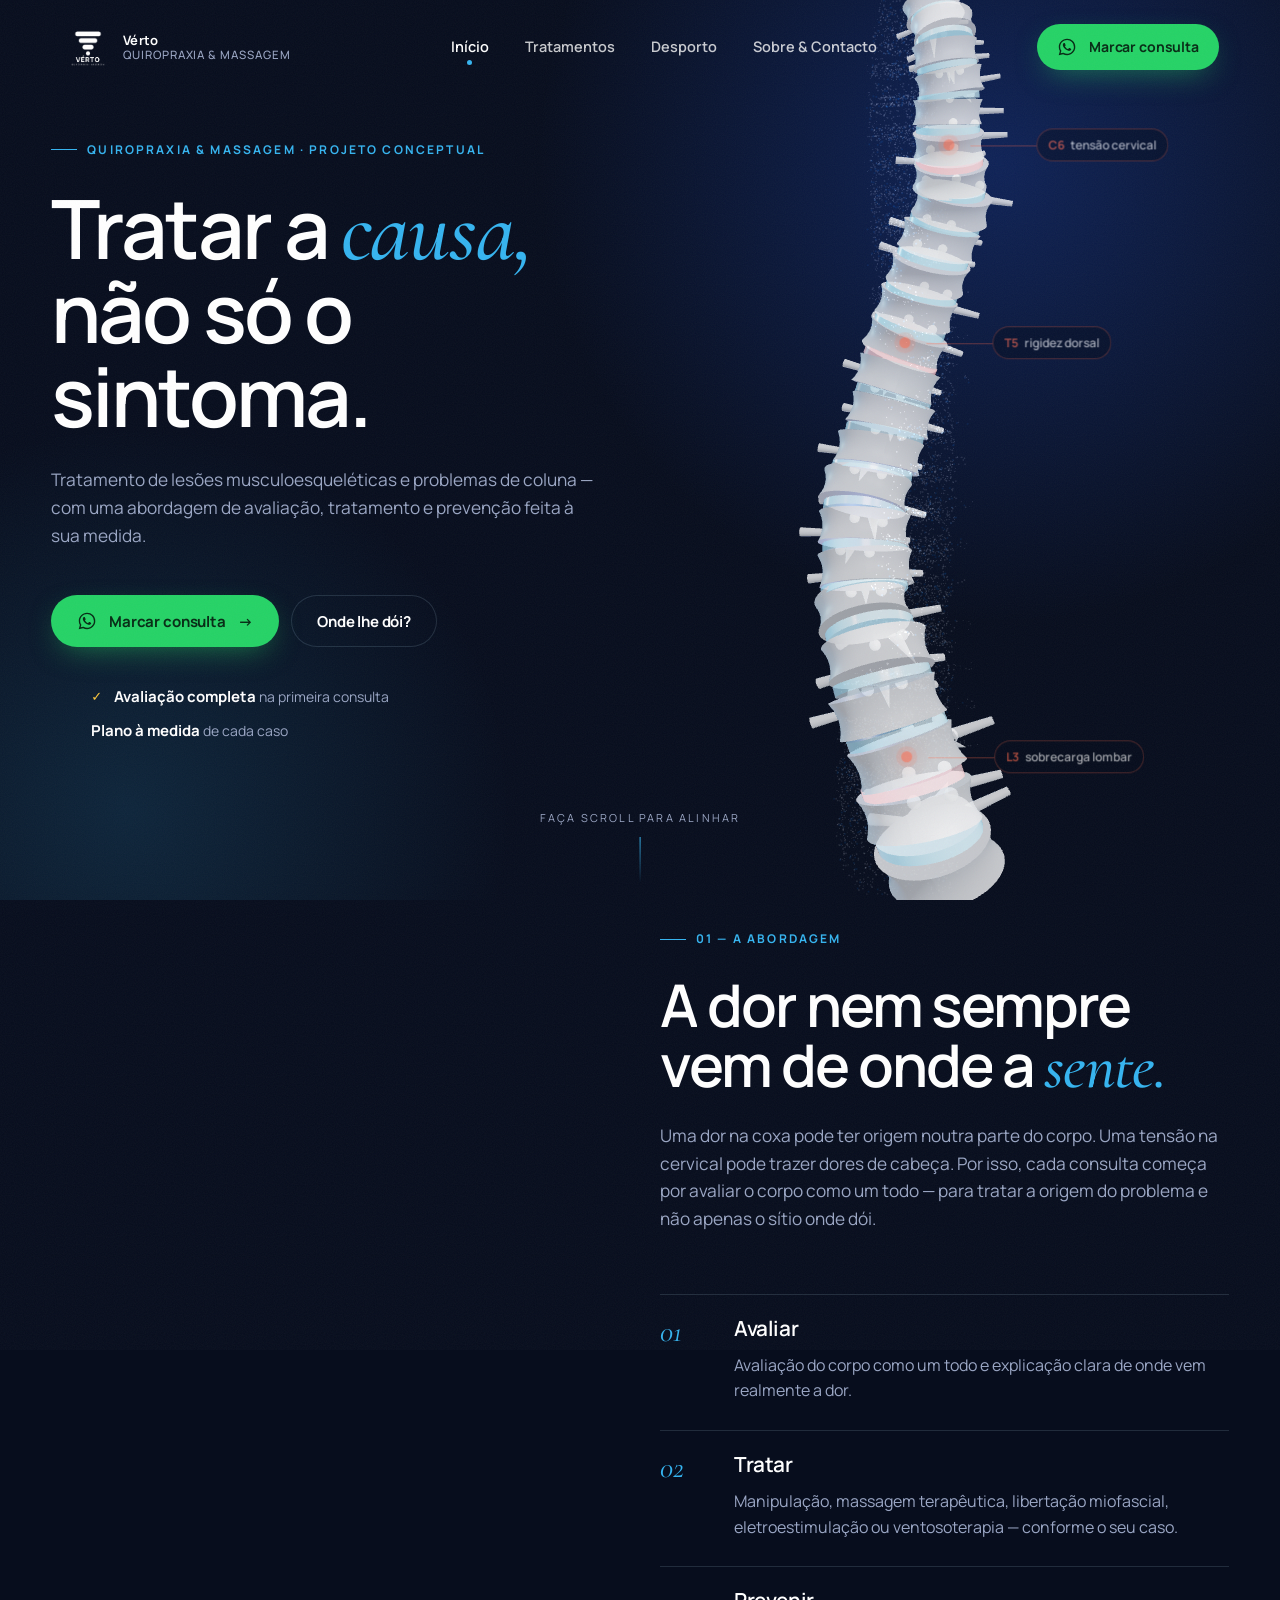
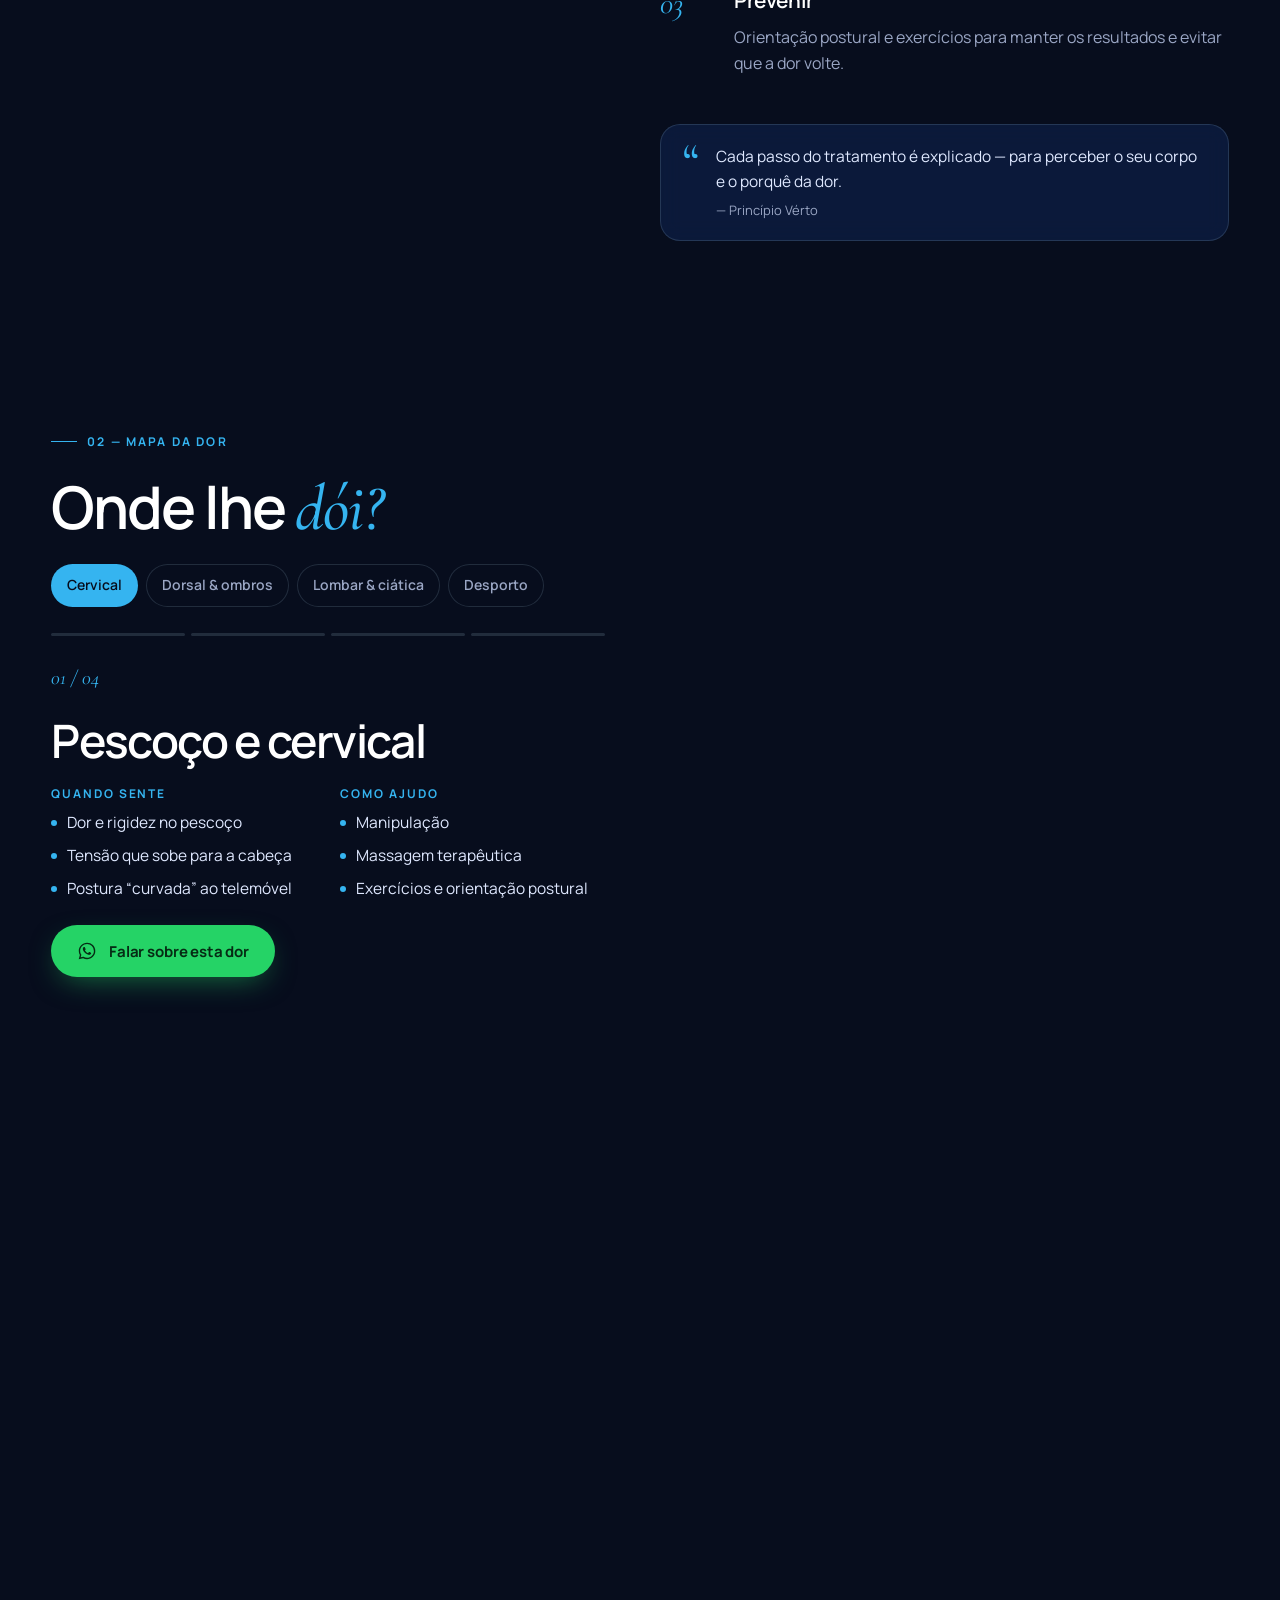
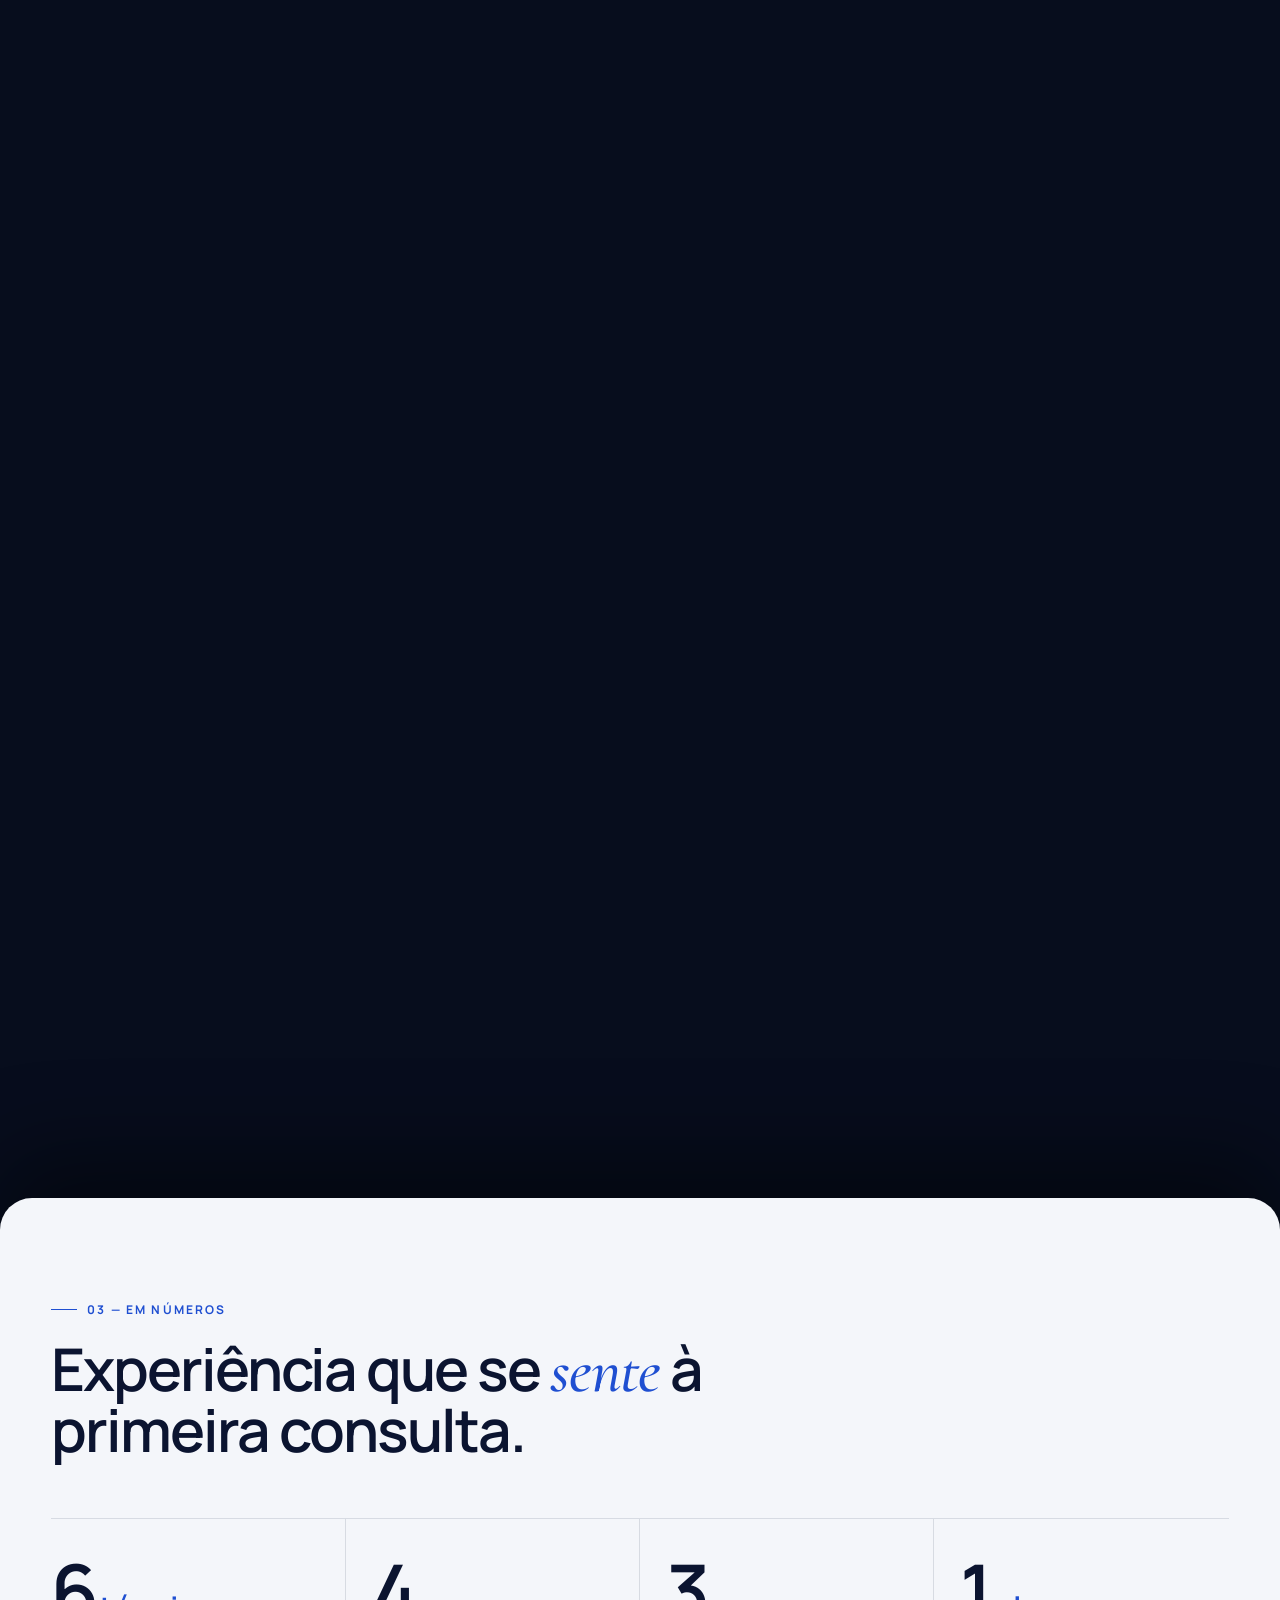
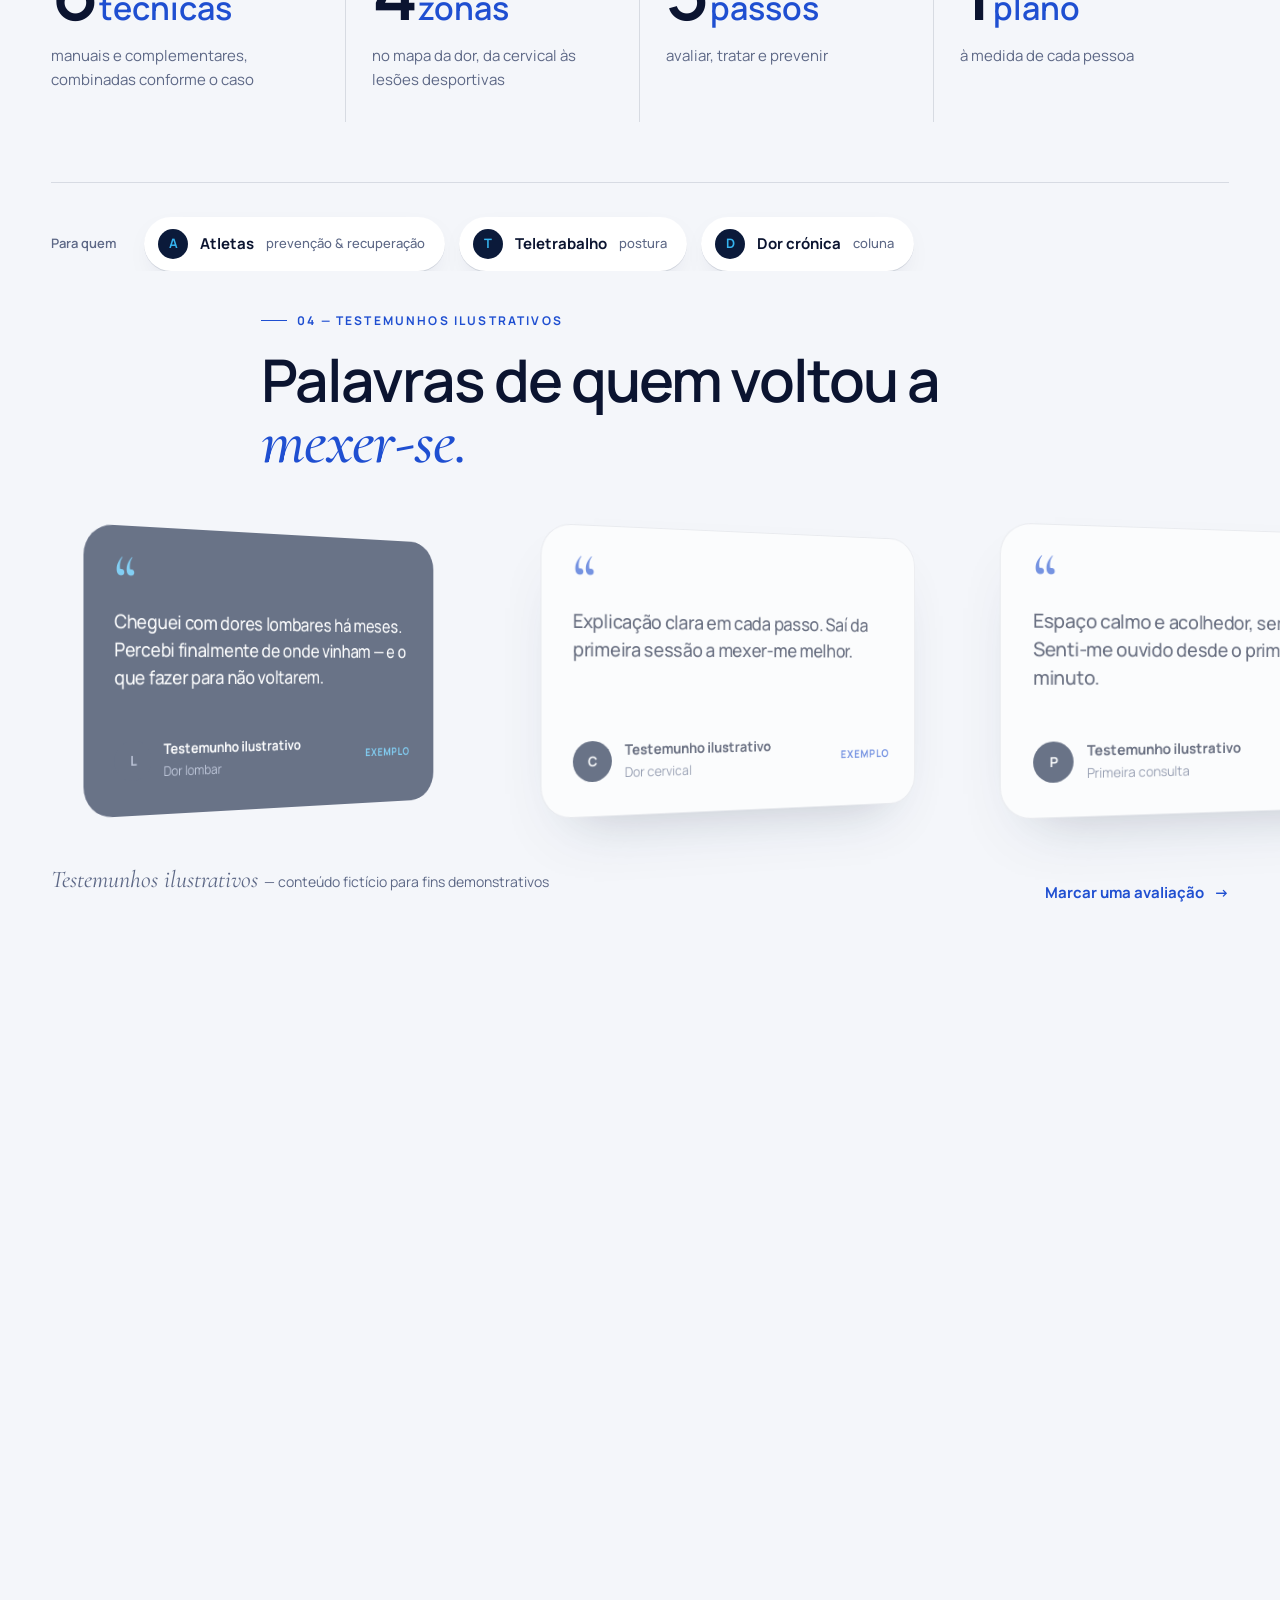
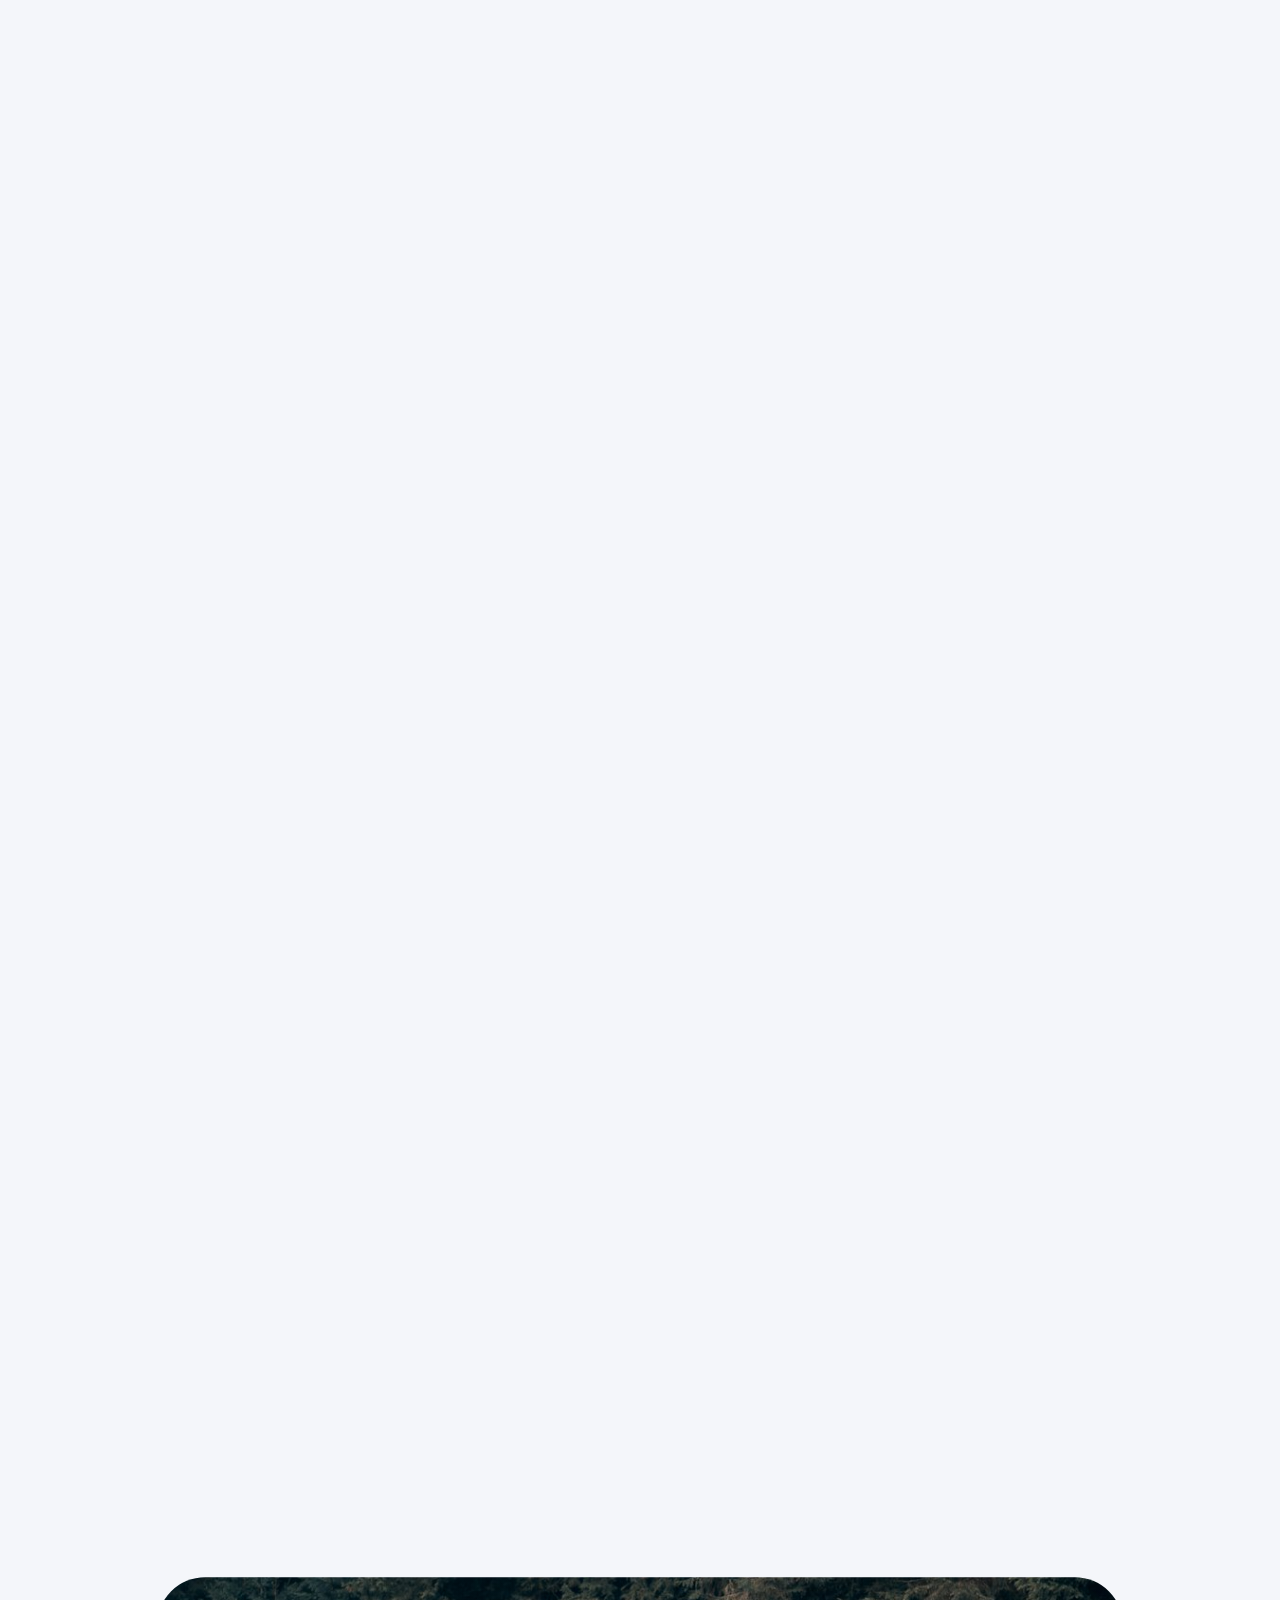
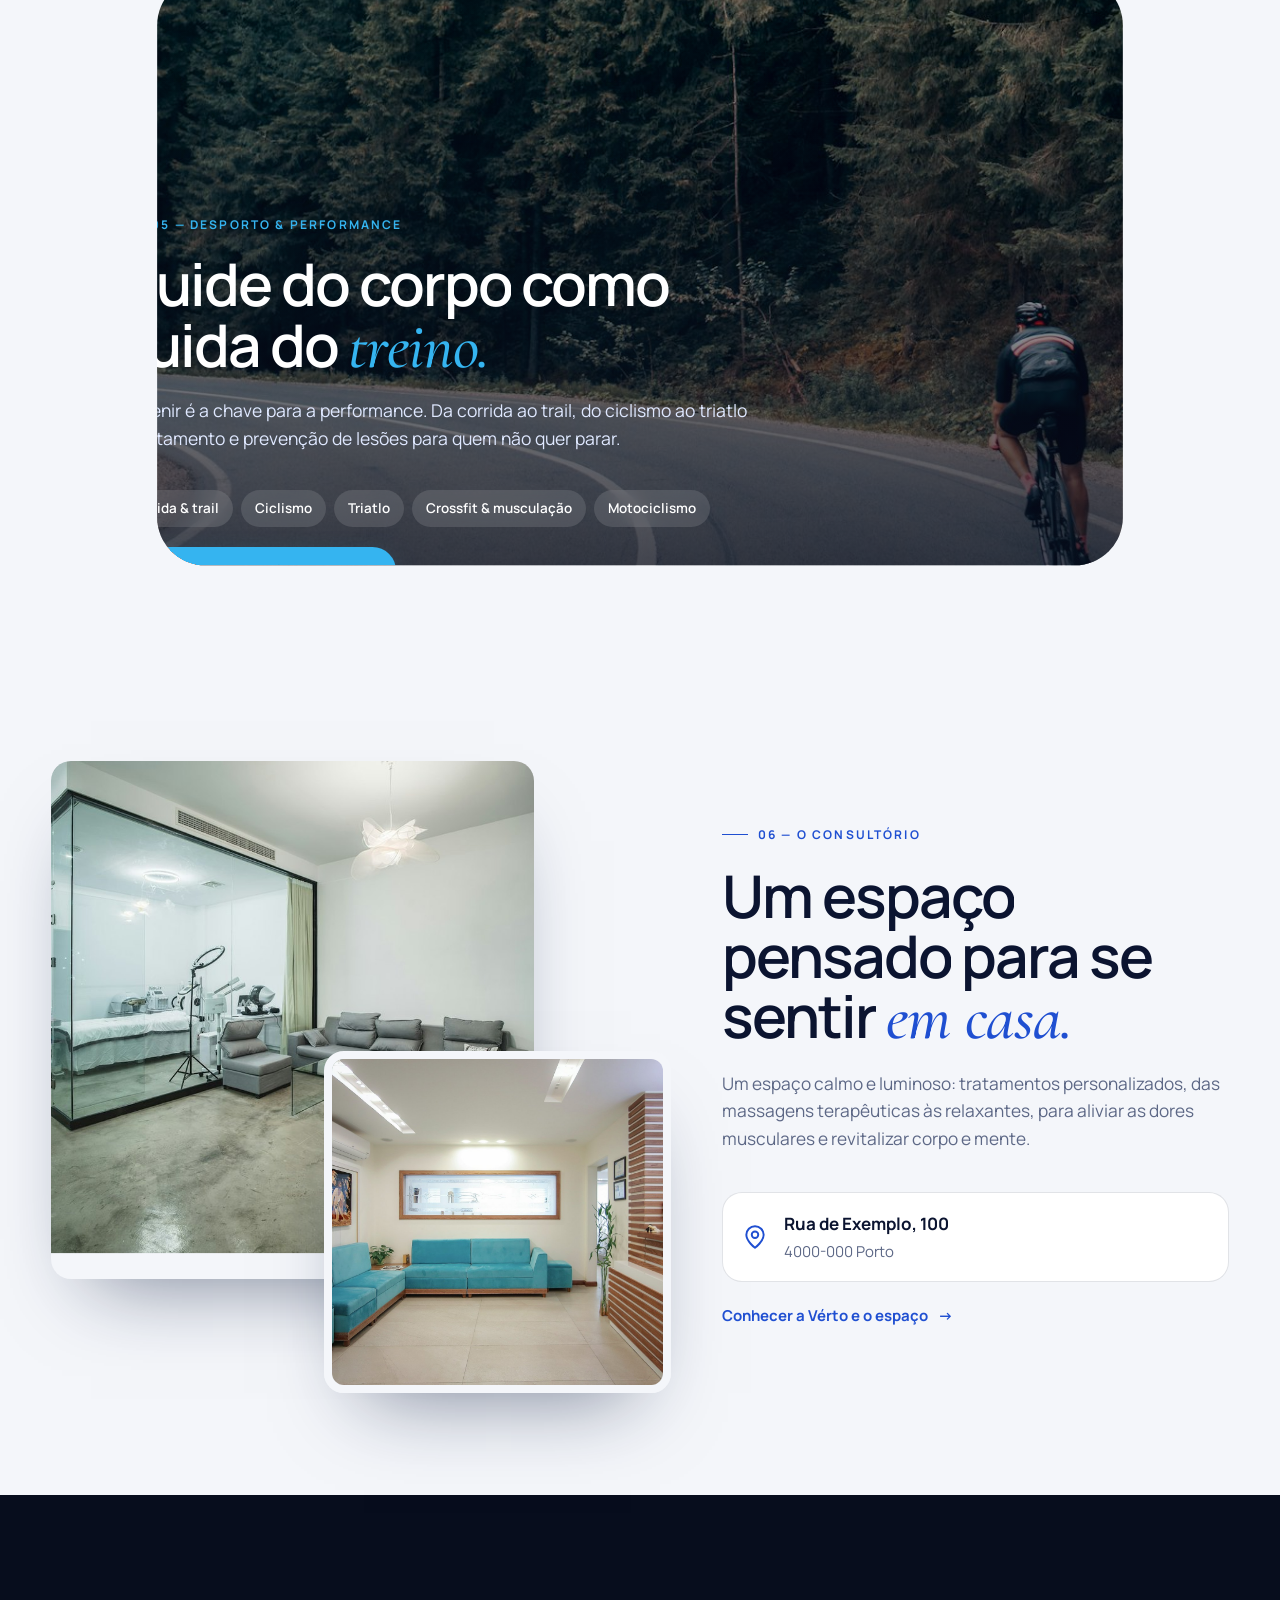
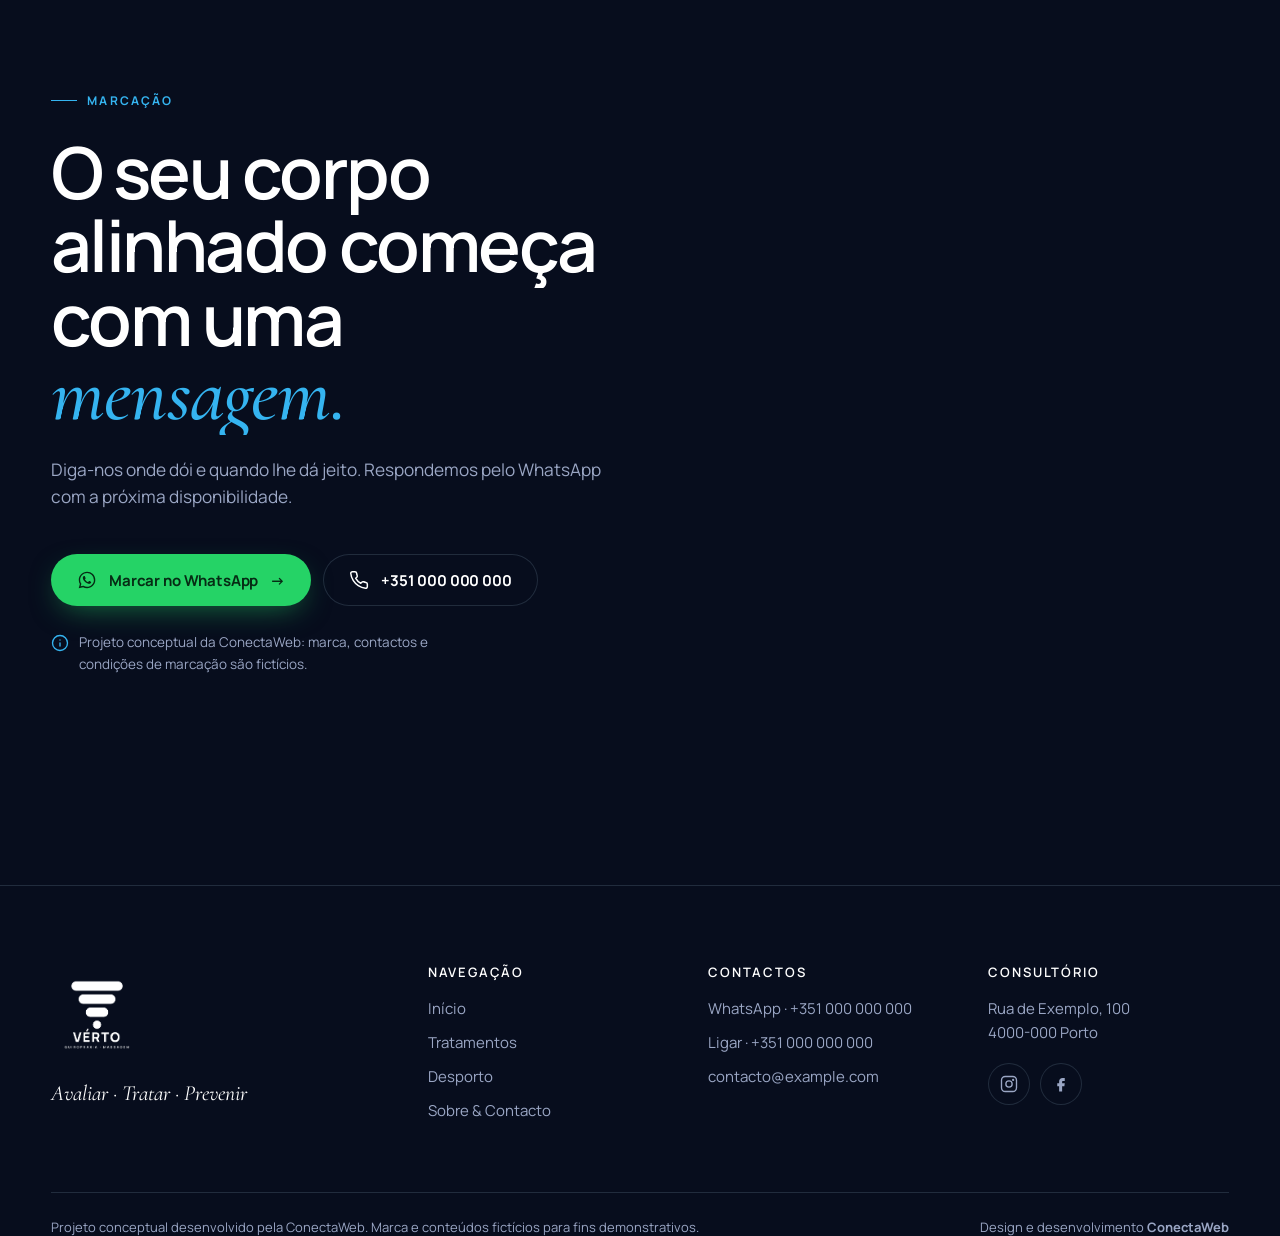
<file: site/index.html>
<!doctype html>
<html lang="pt-PT">
<head>
<meta charset="utf-8">
<meta name="viewport" content="width=device-width, initial-scale=1, viewport-fit=cover">
<title>Vérto · Quiropraxia & Massagem — projeto conceptual ConectaWeb</title>
<meta name="description" content="Projeto conceptual da ConectaWeb — website imersivo de uma clínica fictícia de quiropraxia e massagem, com coluna vertebral 3D interativa. Marca e conteúdos fictícios.">
<meta name="robots" content="noindex, nofollow">

<meta name="theme-color" content="#070d1d">
<meta property="og:type" content="website">
<meta property="og:locale" content="pt_PT">
<meta property="og:title" content="Vérto · Quiropraxia & Massagem — projeto conceptual ConectaWeb">
<meta property="og:description" content="Projeto conceptual da ConectaWeb — website imersivo de uma clínica fictícia de quiropraxia e massagem, com coluna vertebral 3D interativa. Marca e conteúdos fictícios.">
<meta property="og:image" content="/assets/brand/og-image.jpg">
<meta name="author" content="ConectaWeb — projeto conceptual, marca e conteúdos fictícios">
<link rel="icon" type="image/png" href="assets/brand/favicon.png">
<link rel="apple-touch-icon" href="assets/brand/apple-touch-icon.png">
<link rel="preconnect" href="https://fonts.googleapis.com">
<link rel="preconnect" href="https://fonts.gstatic.com" crossorigin>
<link href="https://fonts.googleapis.com/css2?family=Cormorant+Garamond:ital,wght@1,500;1,600&family=Manrope:wght@400;500;600;700;800&display=swap" rel="stylesheet">
<link rel="stylesheet" href="assets/css/style.css?v=f9190336">
<script type="importmap">{"imports":{"three":"./vendor/three/three.module.min.js","three/addons/":"./vendor/three/addons/"}}</script>
</head>
<body class="grain page-inicio">
<div class="page-veil" aria-hidden="true"><div class="veil-spine"><i style="--i:0"></i><i style="--i:1"></i><i style="--i:2"></i><i style="--i:3"></i><i style="--i:4"></i><i style="--i:5"></i><i style="--i:6"></i><i style="--i:7"></i></div></div>
<header class="site-header">
  <div class="wrap">
    <nav class="nav" aria-label="Principal">
      <a class="brand" href="index.html" aria-label="Vérto — página inicial">
        <img src="assets/brand/logo-light.png" alt="" width="46" height="46">
        <span>Vérto<small>Quiropraxia &amp; Massagem</small></span>
      </a>
      <ul class="nav-links">
<li><a href="index.html" aria-current="page">Início</a></li>
<li><a href="tratamentos.html">Tratamentos</a></li>
<li><a href="desporto.html">Desporto</a></li>
<li><a href="sobre.html">Sobre &amp; Contacto</a></li>
      </ul>
      <a class="btn btn--wa" href="https://wa.me/?text=Ol%C3%A1%21%20Gostaria%20de%20marcar%20uma%20consulta.%20Qual%20a%20pr%C3%B3xima%20disponibilidade%3F" target="_blank" rel="noopener"><svg viewBox="0 0 24 24" fill="currentColor" aria-hidden="true"><path d="M12.04 2C6.58 2 2.13 6.45 2.13 11.91c0 1.75.46 3.45 1.32 4.95L2.05 22l5.25-1.38a9.9 9.9 0 0 0 4.74 1.21h.01c5.46 0 9.91-4.45 9.91-9.91 0-2.65-1.03-5.14-2.9-7.01A9.84 9.84 0 0 0 12.04 2Zm0 18.15h-.01a8.2 8.2 0 0 1-4.19-1.15l-.3-.18-3.11.82.83-3.04-.2-.31a8.2 8.2 0 0 1-1.26-4.38c0-4.54 3.7-8.23 8.24-8.23 2.2 0 4.27.86 5.82 2.42a8.17 8.17 0 0 1 2.41 5.82c0 4.54-3.7 8.23-8.23 8.23Zm4.52-6.16c-.25-.12-1.47-.72-1.69-.81-.23-.08-.39-.12-.56.13-.16.25-.64.81-.79.97-.14.17-.29.19-.54.06-.25-.12-1.05-.39-1.99-1.23-.74-.66-1.23-1.47-1.38-1.72-.14-.25-.02-.38.11-.51.11-.11.25-.29.37-.43.13-.15.17-.25.25-.42.08-.17.04-.31-.02-.43-.06-.13-.56-1.35-.77-1.85-.2-.48-.41-.42-.56-.43h-.48c-.17 0-.43.06-.66.31-.22.25-.86.85-.86 2.07 0 1.22.89 2.4 1.01 2.56.12.17 1.75 2.67 4.23 3.74.59.26 1.05.41 1.41.52.59.19 1.13.16 1.56.1.48-.07 1.47-.6 1.67-1.18.21-.58.21-1.07.14-1.18-.06-.1-.22-.16-.47-.29Z"/></svg> Marcar consulta</a>
      <button class="burger" type="button" aria-label="Abrir menu" aria-expanded="false"><span></span><span></span></button>
    </nav>
  </div>
</header>
<div class="mobile-menu" aria-label="Menu">
<a class="big" href="index.html" aria-current="page"><span>01</span>Início</a>
<a class="big" href="tratamentos.html"><span>02</span>Tratamentos</a>
<a class="big" href="desporto.html"><span>03</span>Desporto</a>
<a class="big" href="sobre.html"><span>04</span>Sobre &amp; Contacto</a>
  <a class="btn btn--wa" href="https://wa.me/?text=Ol%C3%A1%21%20Gostaria%20de%20marcar%20uma%20consulta.%20Qual%20a%20pr%C3%B3xima%20disponibilidade%3F" target="_blank" rel="noopener"><svg viewBox="0 0 24 24" fill="currentColor" aria-hidden="true"><path d="M12.04 2C6.58 2 2.13 6.45 2.13 11.91c0 1.75.46 3.45 1.32 4.95L2.05 22l5.25-1.38a9.9 9.9 0 0 0 4.74 1.21h.01c5.46 0 9.91-4.45 9.91-9.91 0-2.65-1.03-5.14-2.9-7.01A9.84 9.84 0 0 0 12.04 2Zm0 18.15h-.01a8.2 8.2 0 0 1-4.19-1.15l-.3-.18-3.11.82.83-3.04-.2-.31a8.2 8.2 0 0 1-1.26-4.38c0-4.54 3.7-8.23 8.24-8.23 2.2 0 4.27.86 5.82 2.42a8.17 8.17 0 0 1 2.41 5.82c0 4.54-3.7 8.23-8.23 8.23Zm4.52-6.16c-.25-.12-1.47-.72-1.69-.81-.23-.08-.39-.12-.56.13-.16.25-.64.81-.79.97-.14.17-.29.19-.54.06-.25-.12-1.05-.39-1.99-1.23-.74-.66-1.23-1.47-1.38-1.72-.14-.25-.02-.38.11-.51.11-.11.25-.29.37-.43.13-.15.17-.25.25-.42.08-.17.04-.31-.02-.43-.06-.13-.56-1.35-.77-1.85-.2-.48-.41-.42-.56-.43h-.48c-.17 0-.43.06-.66.31-.22.25-.86.85-.86 2.07 0 1.22.89 2.4 1.01 2.56.12.17 1.75 2.67 4.23 3.74.59.26 1.05.41 1.41.52.59.19 1.13.16 1.56.1.48-.07 1.47-.6 1.67-1.18.21-.58.21-1.07.14-1.18-.06-.1-.22-.16-.47-.29Z"/></svg> Marcar no WhatsApp</a>
  <div class="mm-foot">Rua de Exemplo, 100 · Porto<br><a href="tel:+351000000000">+351 000 000 000</a></div>
</div>
<div class="bg-glow" aria-hidden="true"></div>
<canvas class="stage-canvas" data-stage="home" aria-hidden="true"></canvas>
<div class="hud-layer" aria-hidden="true">
  <div class="hud" data-hud="5" data-m="right"><span><b>C6</b>tensão cervical</span></div>
  <div class="hud" data-hud="11" data-m="left"><span><b>T5</b>rigidez dorsal</span></div>
  <div class="hud" data-hud="21" data-m="right"><span><b>L3</b>sobrecarga lombar</span></div>
  <div class="hud left cyan" data-hud="3" data-hud-region="cervical" data-m="right"><span><b>C1–C7</b>zona cervical</span></div>
  <div class="hud left cyan" data-hud="12" data-hud-region="dorsal" data-m="right"><span><b>T1–T12</b>zona dorsal</span></div>
  <div class="hud left cyan" data-hud="21" data-hud-region="lombar" data-m="right"><span><b>L1–L5</b>zona lombar</span></div>
</div>

<main>
  <!-- 1. HERO: coluna desalinhada, com pontos de tensão -->
  <section class="hero" data-3d="hero" id="topo">
    <div class="wrap hero-grid">
      <div class="hero-copy">
        <span class="eyebrow" data-reveal="0">Quiropraxia &amp; Massagem · Projeto conceptual</span>
        <h1 data-split>Tratar a <em>causa,</em> não só o sintoma.</h1>
        <p class="lead" data-reveal="1">Tratamento de lesões musculoesqueléticas e problemas de coluna — com uma abordagem de avaliação, tratamento e prevenção feita à sua medida.</p>
        <div class="hero-ctas" data-reveal="2">
          <a class="btn btn--wa" href="https://wa.me/?text=Ol%C3%A1%21%20Gostaria%20de%20marcar%20uma%20consulta.%20Qual%20a%20pr%C3%B3xima%20disponibilidade%3F" target="_blank" rel="noopener"><svg viewBox="0 0 24 24" fill="currentColor" aria-hidden="true"><path d="M12.04 2C6.58 2 2.13 6.45 2.13 11.91c0 1.75.46 3.45 1.32 4.95L2.05 22l5.25-1.38a9.9 9.9 0 0 0 4.74 1.21h.01c5.46 0 9.91-4.45 9.91-9.91 0-2.65-1.03-5.14-2.9-7.01A9.84 9.84 0 0 0 12.04 2Zm0 18.15h-.01a8.2 8.2 0 0 1-4.19-1.15l-.3-.18-3.11.82.83-3.04-.2-.31a8.2 8.2 0 0 1-1.26-4.38c0-4.54 3.7-8.23 8.24-8.23 2.2 0 4.27.86 5.82 2.42a8.17 8.17 0 0 1 2.41 5.82c0 4.54-3.7 8.23-8.23 8.23Zm4.52-6.16c-.25-.12-1.47-.72-1.69-.81-.23-.08-.39-.12-.56.13-.16.25-.64.81-.79.97-.14.17-.29.19-.54.06-.25-.12-1.05-.39-1.99-1.23-.74-.66-1.23-1.47-1.38-1.72-.14-.25-.02-.38.11-.51.11-.11.25-.29.37-.43.13-.15.17-.25.25-.42.08-.17.04-.31-.02-.43-.06-.13-.56-1.35-.77-1.85-.2-.48-.41-.42-.56-.43h-.48c-.17 0-.43.06-.66.31-.22.25-.86.85-.86 2.07 0 1.22.89 2.4 1.01 2.56.12.17 1.75 2.67 4.23 3.74.59.26 1.05.41 1.41.52.59.19 1.13.16 1.56.1.48-.07 1.47-.6 1.67-1.18.21-.58.21-1.07.14-1.18-.06-.1-.22-.16-.47-.29Z"/></svg> Marcar consulta <span class="arrow">→</span></a>
          <a class="btn btn--ghost" href="#mapa">Onde lhe dói?</a>
        </div>
        <ul class="trust" data-reveal="3">
          <li><span class="stars" aria-hidden="true">✓</span><span><strong>Avaliação completa</strong> na primeira consulta</span></li>
          <li><span><strong>Plano à medida</strong> de cada caso</span></li>
        </ul>
      </div>
    </div>
    <div class="scroll-cue" aria-hidden="true"><span>Faça scroll para alinhar</span><i></i></div>
  </section>

  <!-- 2. ABORDAGEM: a coluna alinha-se -->
  <section class="align-sec" data-3d="align" id="abordagem">
    <div class="wrap align-grid">
      <div class="align-copy">
        <span class="eyebrow">01 — A abordagem</span>
        <h2 data-split>A dor nem sempre vem de onde a <em>sente.</em></h2>
        <p class="lead" data-reveal>Uma dor na coxa pode ter origem noutra parte do corpo. Uma tensão na cervical pode trazer dores de cabeça. Por isso, cada consulta começa por avaliar o corpo como um todo — para tratar a origem do problema e não apenas o sítio onde dói.</p>
        <ol class="steps">
          <li><h3>Avaliar</h3><p>Avaliação do corpo como um todo e explicação clara de onde vem realmente a dor.</p></li>
          <li><h3>Tratar</h3><p>Manipulação, massagem terapêutica, libertação miofascial, eletroestimulação ou ventosoterapia — conforme o seu caso.</p></li>
          <li><h3>Prevenir</h3><p>Orientação postural e exercícios para manter os resultados e evitar que a dor volte.</p></li>
        </ol>
        <div class="quote-chip" data-reveal>
          <span class="q" aria-hidden="true">“</span>
          <div>Cada passo do tratamento é explicado — para perceber o seu corpo e o porquê da dor.<cite>— Princípio Vérto</cite></div>
        </div>
      </div>
    </div>
  </section>

  <!-- 3. MAPA DA DOR: a câmara percorre a coluna -->
  <section class="map-sec" id="mapa" aria-label="Mapa da dor">
    <div class="map-steps" aria-hidden="true">
      <div data-3d="map-cervical"></div>
      <div data-3d="map-dorsal"></div>
      <div data-3d="map-lombar"></div>
      <div data-3d="map-desporto"></div>
    </div>
    <div class="map-sticky">
      <div class="wrap map-grid">
        <div class="map-ui">
          <span class="eyebrow">02 — Mapa da dor</span>
          <h2>Onde lhe <em>dói?</em></h2>
          <div class="map-tabs" role="tablist" aria-label="Zonas do corpo">
            <button role="tab" type="button">Cervical</button>
            <button role="tab" type="button">Dorsal &amp; ombros</button>
            <button role="tab" type="button">Lombar &amp; ciática</button>
            <button role="tab" type="button">Desporto</button>
          </div>
          <div class="map-progress" aria-hidden="true"><i><b></b></i><i><b></b></i><i><b></b></i><i><b></b></i></div>
          <div class="map-panels">
            <article class="map-panel" role="tabpanel">
              <span class="count">01 / 04</span>
              <h3>Pescoço e cervical</h3>
              <div class="map-cols">
                <div><h4>Quando sente</h4><ul><li>Dor e rigidez no pescoço</li><li>Tensão que sobe para a cabeça</li><li>Postura “curvada” ao telemóvel</li></ul></div>
                <div><h4>Como ajudo</h4><ul><li>Manipulação</li><li>Massagem terapêutica</li><li>Exercícios e orientação postural</li></ul></div>
              </div>
              <div><a class="btn btn--wa" href="https://wa.me/?text=Ol%C3%A1%21%20Tenho%20dores%20na%20zona%20cervical%20/%20pesco%C3%A7o%20e%20gostaria%20de%20marcar%20uma%20avalia%C3%A7%C3%A3o." target="_blank" rel="noopener"><svg viewBox="0 0 24 24" fill="currentColor" aria-hidden="true"><path d="M12.04 2C6.58 2 2.13 6.45 2.13 11.91c0 1.75.46 3.45 1.32 4.95L2.05 22l5.25-1.38a9.9 9.9 0 0 0 4.74 1.21h.01c5.46 0 9.91-4.45 9.91-9.91 0-2.65-1.03-5.14-2.9-7.01A9.84 9.84 0 0 0 12.04 2Zm0 18.15h-.01a8.2 8.2 0 0 1-4.19-1.15l-.3-.18-3.11.82.83-3.04-.2-.31a8.2 8.2 0 0 1-1.26-4.38c0-4.54 3.7-8.23 8.24-8.23 2.2 0 4.27.86 5.82 2.42a8.17 8.17 0 0 1 2.41 5.82c0 4.54-3.7 8.23-8.23 8.23Zm4.52-6.16c-.25-.12-1.47-.72-1.69-.81-.23-.08-.39-.12-.56.13-.16.25-.64.81-.79.97-.14.17-.29.19-.54.06-.25-.12-1.05-.39-1.99-1.23-.74-.66-1.23-1.47-1.38-1.72-.14-.25-.02-.38.11-.51.11-.11.25-.29.37-.43.13-.15.17-.25.25-.42.08-.17.04-.31-.02-.43-.06-.13-.56-1.35-.77-1.85-.2-.48-.41-.42-.56-.43h-.48c-.17 0-.43.06-.66.31-.22.25-.86.85-.86 2.07 0 1.22.89 2.4 1.01 2.56.12.17 1.75 2.67 4.23 3.74.59.26 1.05.41 1.41.52.59.19 1.13.16 1.56.1.48-.07 1.47-.6 1.67-1.18.21-.58.21-1.07.14-1.18-.06-.1-.22-.16-.47-.29Z"/></svg> Falar sobre esta dor</a></div>
            </article>
            <article class="map-panel" role="tabpanel">
              <span class="count">02 / 04</span>
              <h3>Costas e ombros</h3>
              <div class="map-cols">
                <div><h4>Quando sente</h4><ul><li>Contraturas musculares na coluna</li><li>Dor de quem passa horas sentado</li><li>Lesão no ombro (manguito rotador)</li></ul></div>
                <div><h4>Como ajudo</h4><ul><li>Libertação miofascial</li><li>Massagem terapêutica</li><li>Eletroestimulação</li></ul></div>
              </div>
              <div><a class="btn btn--wa" href="https://wa.me/?text=Ol%C3%A1%21%20Tenho%20dores%20nas%20costas%20/%20ombros%20e%20gostaria%20de%20marcar%20uma%20avalia%C3%A7%C3%A3o." target="_blank" rel="noopener"><svg viewBox="0 0 24 24" fill="currentColor" aria-hidden="true"><path d="M12.04 2C6.58 2 2.13 6.45 2.13 11.91c0 1.75.46 3.45 1.32 4.95L2.05 22l5.25-1.38a9.9 9.9 0 0 0 4.74 1.21h.01c5.46 0 9.91-4.45 9.91-9.91 0-2.65-1.03-5.14-2.9-7.01A9.84 9.84 0 0 0 12.04 2Zm0 18.15h-.01a8.2 8.2 0 0 1-4.19-1.15l-.3-.18-3.11.82.83-3.04-.2-.31a8.2 8.2 0 0 1-1.26-4.38c0-4.54 3.7-8.23 8.24-8.23 2.2 0 4.27.86 5.82 2.42a8.17 8.17 0 0 1 2.41 5.82c0 4.54-3.7 8.23-8.23 8.23Zm4.52-6.16c-.25-.12-1.47-.72-1.69-.81-.23-.08-.39-.12-.56.13-.16.25-.64.81-.79.97-.14.17-.29.19-.54.06-.25-.12-1.05-.39-1.99-1.23-.74-.66-1.23-1.47-1.38-1.72-.14-.25-.02-.38.11-.51.11-.11.25-.29.37-.43.13-.15.17-.25.25-.42.08-.17.04-.31-.02-.43-.06-.13-.56-1.35-.77-1.85-.2-.48-.41-.42-.56-.43h-.48c-.17 0-.43.06-.66.31-.22.25-.86.85-.86 2.07 0 1.22.89 2.4 1.01 2.56.12.17 1.75 2.67 4.23 3.74.59.26 1.05.41 1.41.52.59.19 1.13.16 1.56.1.48-.07 1.47-.6 1.67-1.18.21-.58.21-1.07.14-1.18-.06-.1-.22-.16-.47-.29Z"/></svg> Falar sobre esta dor</a></div>
            </article>
            <article class="map-panel" role="tabpanel">
              <span class="count">03 / 04</span>
              <h3>Lombar e ciática</h3>
              <div class="map-cols">
                <div><h4>Quando sente</h4><ul><li>Dor lombar</li><li>Dor que desce pela perna (ciática)</li><li>Dores reflexas noutras zonas</li></ul></div>
                <div><h4>Como ajudo</h4><ul><li>Manipulação quiroprática</li><li>Massagem terapêutica</li><li>Exercícios para a ciática</li></ul></div>
              </div>
              <div><a class="btn btn--wa" href="https://wa.me/?text=Ol%C3%A1%21%20Tenho%20dor%20lombar%20/%20ci%C3%A1tica%20e%20gostaria%20de%20marcar%20uma%20avalia%C3%A7%C3%A3o." target="_blank" rel="noopener"><svg viewBox="0 0 24 24" fill="currentColor" aria-hidden="true"><path d="M12.04 2C6.58 2 2.13 6.45 2.13 11.91c0 1.75.46 3.45 1.32 4.95L2.05 22l5.25-1.38a9.9 9.9 0 0 0 4.74 1.21h.01c5.46 0 9.91-4.45 9.91-9.91 0-2.65-1.03-5.14-2.9-7.01A9.84 9.84 0 0 0 12.04 2Zm0 18.15h-.01a8.2 8.2 0 0 1-4.19-1.15l-.3-.18-3.11.82.83-3.04-.2-.31a8.2 8.2 0 0 1-1.26-4.38c0-4.54 3.7-8.23 8.24-8.23 2.2 0 4.27.86 5.82 2.42a8.17 8.17 0 0 1 2.41 5.82c0 4.54-3.7 8.23-8.23 8.23Zm4.52-6.16c-.25-.12-1.47-.72-1.69-.81-.23-.08-.39-.12-.56.13-.16.25-.64.81-.79.97-.14.17-.29.19-.54.06-.25-.12-1.05-.39-1.99-1.23-.74-.66-1.23-1.47-1.38-1.72-.14-.25-.02-.38.11-.51.11-.11.25-.29.37-.43.13-.15.17-.25.25-.42.08-.17.04-.31-.02-.43-.06-.13-.56-1.35-.77-1.85-.2-.48-.41-.42-.56-.43h-.48c-.17 0-.43.06-.66.31-.22.25-.86.85-.86 2.07 0 1.22.89 2.4 1.01 2.56.12.17 1.75 2.67 4.23 3.74.59.26 1.05.41 1.41.52.59.19 1.13.16 1.56.1.48-.07 1.47-.6 1.67-1.18.21-.58.21-1.07.14-1.18-.06-.1-.22-.16-.47-.29Z"/></svg> Falar sobre esta dor</a></div>
            </article>
            <article class="map-panel" role="tabpanel">
              <span class="count">04 / 04</span>
              <h3>Lesões desportivas</h3>
              <div class="map-cols">
                <div><h4>Quando sente</h4><ul><li>Dor na lateral do joelho (banda iliotibial)</li><li>Tendão fibular, estiramentos</li><li>Recuperação lenta após treino</li></ul></div>
                <div><h4>Como ajudo</h4><ul><li>Massagem desportiva</li><li>Libertação miofascial</li><li>Eletroestimulação neuromuscular</li></ul></div>
              </div>
              <div style="display:flex;flex-wrap:wrap;gap:12px;align-items:center"><a class="btn btn--wa" href="https://wa.me/?text=Ol%C3%A1%21%20Tenho%20uma%20les%C3%A3o%20desportiva%20e%20gostaria%20de%20marcar%20uma%20avalia%C3%A7%C3%A3o." target="_blank" rel="noopener"><svg viewBox="0 0 24 24" fill="currentColor" aria-hidden="true"><path d="M12.04 2C6.58 2 2.13 6.45 2.13 11.91c0 1.75.46 3.45 1.32 4.95L2.05 22l5.25-1.38a9.9 9.9 0 0 0 4.74 1.21h.01c5.46 0 9.91-4.45 9.91-9.91 0-2.65-1.03-5.14-2.9-7.01A9.84 9.84 0 0 0 12.04 2Zm0 18.15h-.01a8.2 8.2 0 0 1-4.19-1.15l-.3-.18-3.11.82.83-3.04-.2-.31a8.2 8.2 0 0 1-1.26-4.38c0-4.54 3.7-8.23 8.24-8.23 2.2 0 4.27.86 5.82 2.42a8.17 8.17 0 0 1 2.41 5.82c0 4.54-3.7 8.23-8.23 8.23Zm4.52-6.16c-.25-.12-1.47-.72-1.69-.81-.23-.08-.39-.12-.56.13-.16.25-.64.81-.79.97-.14.17-.29.19-.54.06-.25-.12-1.05-.39-1.99-1.23-.74-.66-1.23-1.47-1.38-1.72-.14-.25-.02-.38.11-.51.11-.11.25-.29.37-.43.13-.15.17-.25.25-.42.08-.17.04-.31-.02-.43-.06-.13-.56-1.35-.77-1.85-.2-.48-.41-.42-.56-.43h-.48c-.17 0-.43.06-.66.31-.22.25-.86.85-.86 2.07 0 1.22.89 2.4 1.01 2.56.12.17 1.75 2.67 4.23 3.74.59.26 1.05.41 1.41.52.59.19 1.13.16 1.56.1.48-.07 1.47-.6 1.67-1.18.21-.58.21-1.07.14-1.18-.06-.1-.22-.16-.47-.29Z"/></svg> Falar sobre esta lesão</a><a class="link-arrow" href="desporto.html">Desporto &amp; performance</a></div>
            </article>
          </div>
        </div>
      </div>
    </div>
  </section>

  <!-- 4. PROVA -->
  <section class="proof on-light solid rounded-top lift" data-3d="rest">
    <div class="wrap">
      <div class="section-head">
        <span class="eyebrow">03 — Em números</span>
        <h2 data-split>Experiência que se <em>sente</em> à primeira consulta.</h2>
      </div>
      <div class="stats" data-stagger>
        <div class="stat"><div class="num"><span data-count="6">6</span><small>técnicas</small></div><p>manuais e complementares, combinadas conforme o caso</p></div>
        <div class="stat"><div class="num"><span data-count="4">4</span><small>zonas</small></div><p>no mapa da dor, da cervical às lesões desportivas</p></div>
        <div class="stat"><div class="num"><span data-count="3">3</span><small>passos</small></div><p>avaliar, tratar e prevenir</p></div>
        <div class="stat"><div class="num"><span data-count="1">1</span><small>plano</small></div><p>à medida de cada pessoa</p></div>
      </div>
      <div class="partners" data-stagger>
        <span>Para quem</span>
        <div class="partner"><i>A</i>Atletas <small>prevenção &amp; recuperação</small></div>
        <div class="partner"><i>T</i>Teletrabalho <small>postura</small></div>
        <div class="partner"><i>D</i>Dor crónica <small>coluna</small></div>
      </div>
    </div>
  </section>

  <!-- 5. TESTEMUNHOS: carrossel em perspetiva -->
  <section class="reviews on-light solid pad" style="padding-top:40px" aria-label="Avaliações de pacientes">
    <div class="reviews-pin">
      <div class="wrap section-head" style="margin-bottom:40px">
        <span class="eyebrow">04 — Testemunhos ilustrativos</span>
        <h2 data-split>Palavras de quem voltou a <em>mexer-se.</em></h2>
      </div>
      <div class="reviews-track">
        <article class="review feature"><blockquote>Cheguei com dores lombares há meses. Percebi finalmente de onde vinham — e o que fazer para não voltarem.</blockquote><footer><span class="av">L</span><div><b>Testemunho ilustrativo</b><span>Dor lombar</span></div><span class="src">Exemplo</span></footer></article>
        <article class="review"><blockquote>Explicação clara em cada passo. Saí da primeira sessão a mexer-me melhor.</blockquote><footer><span class="av">C</span><div><b>Testemunho ilustrativo</b><span>Dor cervical</span></div><span class="src">Exemplo</span></footer></article>
        <article class="review"><blockquote>Espaço calmo e acolhedor, sem pressa. Senti-me ouvido desde o primeiro minuto.</blockquote><footer><span class="av">P</span><div><b>Testemunho ilustrativo</b><span>Primeira consulta</span></div><span class="src">Exemplo</span></footer></article>
        <article class="review feature"><blockquote>Preparei a minha primeira maratona sem as dores do costume nos joelhos.</blockquote><footer><span class="av">R</span><div><b>Testemunho ilustrativo</b><span>Corrida</span></div><span class="src">Exemplo</span></footer></article>
        <article class="review"><blockquote>Exercícios simples para fazer em casa que fizeram diferença no meu dia a dia ao computador.</blockquote><footer><span class="av">T</span><div><b>Testemunho ilustrativo</b><span>Teletrabalho</span></div><span class="src">Exemplo</span></footer></article>
        <article class="review"><blockquote>A massagem desportiva passou a fazer parte do meu plano de treino.</blockquote><footer><span class="av">B</span><div><b>Testemunho ilustrativo</b><span>Ciclismo</span></div><span class="src">Exemplo</span></footer></article>
        <article class="review"><blockquote>Recomendo a quem quer tratar a causa e não só o sintoma.</blockquote><footer><span class="av">V</span><div><b>Testemunho ilustrativo</b><span>Paciente</span></div><span class="src">Exemplo</span></footer></article>
      </div>
      <div class="wrap reviews-foot">
        <p class="humor">Testemunhos ilustrativos <span style="font-family:var(--f-sans);font-style:normal;font-size:14px">— conteúdo fictício para fins demonstrativos</span></p>
        <a class="link-arrow" href="https://wa.me/?text=Ol%C3%A1%21%20Gostaria%20de%20marcar%20uma%20consulta.%20Qual%20a%20pr%C3%B3xima%20disponibilidade%3F" target="_blank" rel="noopener">Marcar uma avaliação</a>
      </div>
    </div>
  </section>

  <!-- 6. DESPORTO -->
  <section class="sport-band solid" aria-label="Desporto">
    <div class="sport-media" data-clip>
      <img src="assets/img/ciclismo-estrada.jpg" alt="Ciclista numa estrada sinuosa entre árvores" loading="lazy" data-parallax="6">
      <div class="sport-copy">
        <span class="eyebrow">05 — Desporto &amp; performance</span>
        <h2 data-split>Cuide do corpo como cuida do <em>treino.</em></h2>
        <p>Prevenir é a chave para a performance. Da corrida ao trail, do ciclismo ao triatlo — tratamento e prevenção de lesões para quem não quer parar.</p>
        <ul class="chips"><li>Corrida &amp; trail</li><li>Ciclismo</li><li>Triatlo</li><li>Crossfit &amp; musculação</li><li>Motociclismo</li></ul>
        <div><a class="btn" href="desporto.html">Ver Desporto &amp; Performance <span class="arrow">→</span></a></div>
      </div>
    </div>
  </section>

  <!-- 7. ESPAÇO -->
  <section class="on-light solid pad" aria-label="O consultório">
    <div class="wrap space-grid">
      <div class="space-photos" data-reveal>
        <figure class="p1"><img src="assets/img/consultorio-sala.jpg" alt="Sala de uma clínica com sofá cinzento e divisória de vidro" loading="lazy" data-parallax="5"></figure>
        <figure class="p2"><img src="assets/img/consultorio-entrada.jpg" alt="Receção de uma clínica com sofá azul-turquesa" loading="lazy"></figure>
      </div>
      <div class="space-copy">
        <span class="eyebrow">06 — O consultório</span>
        <h2 data-split>Um espaço pensado para se sentir <em>em casa.</em></h2>
        <p class="lead" data-reveal>Um espaço calmo e luminoso: tratamentos personalizados, das massagens terapêuticas às relaxantes, para aliviar as dores musculares e revitalizar corpo e mente.</p>
        <a class="address-card" href="https://www.google.com/maps/search/?api=1&query=Porto%2C+Portugal" target="_blank" rel="noopener" data-reveal><svg viewBox="0 0 24 24" fill="none" stroke="currentColor" stroke-width="1.8" stroke-linecap="round" stroke-linejoin="round" aria-hidden="true"><path d="M20 10c0 6-8 12-8 12s-8-6-8-12a8 8 0 0 1 16 0Z"/><circle cx="12" cy="10" r="3"/></svg><div><b>Rua de Exemplo, 100</b><span>4000-000 Porto</span></div></a>
        <a class="link-arrow" href="sobre.html" data-reveal>Conhecer a Vérto e o espaço</a>
      </div>
    </div>
  </section>

  <!-- 8. CTA FINAL: a coluna transforma-se no logótipo -->
  <section class="cta-final" data-3d="logo" id="marcar">
    <div class="wrap cta-grid">
      <div class="cta-copy">
        <span class="eyebrow">Marcação</span>
        <h2 data-split>O seu corpo alinhado começa com uma <em>mensagem.</em></h2>
        <p class="lead" data-reveal>Diga-nos onde dói e quando lhe dá jeito. Respondemos pelo WhatsApp com a próxima disponibilidade.</p>
        <div class="hero-ctas" data-reveal>
          <a class="btn btn--wa" href="https://wa.me/?text=Ol%C3%A1%21%20Gostaria%20de%20marcar%20uma%20consulta.%20Qual%20a%20pr%C3%B3xima%20disponibilidade%3F" target="_blank" rel="noopener"><svg viewBox="0 0 24 24" fill="currentColor" aria-hidden="true"><path d="M12.04 2C6.58 2 2.13 6.45 2.13 11.91c0 1.75.46 3.45 1.32 4.95L2.05 22l5.25-1.38a9.9 9.9 0 0 0 4.74 1.21h.01c5.46 0 9.91-4.45 9.91-9.91 0-2.65-1.03-5.14-2.9-7.01A9.84 9.84 0 0 0 12.04 2Zm0 18.15h-.01a8.2 8.2 0 0 1-4.19-1.15l-.3-.18-3.11.82.83-3.04-.2-.31a8.2 8.2 0 0 1-1.26-4.38c0-4.54 3.7-8.23 8.24-8.23 2.2 0 4.27.86 5.82 2.42a8.17 8.17 0 0 1 2.41 5.82c0 4.54-3.7 8.23-8.23 8.23Zm4.52-6.16c-.25-.12-1.47-.72-1.69-.81-.23-.08-.39-.12-.56.13-.16.25-.64.81-.79.97-.14.17-.29.19-.54.06-.25-.12-1.05-.39-1.99-1.23-.74-.66-1.23-1.47-1.38-1.72-.14-.25-.02-.38.11-.51.11-.11.25-.29.37-.43.13-.15.17-.25.25-.42.08-.17.04-.31-.02-.43-.06-.13-.56-1.35-.77-1.85-.2-.48-.41-.42-.56-.43h-.48c-.17 0-.43.06-.66.31-.22.25-.86.85-.86 2.07 0 1.22.89 2.4 1.01 2.56.12.17 1.75 2.67 4.23 3.74.59.26 1.05.41 1.41.52.59.19 1.13.16 1.56.1.48-.07 1.47-.6 1.67-1.18.21-.58.21-1.07.14-1.18-.06-.1-.22-.16-.47-.29Z"/></svg> Marcar no WhatsApp <span class="arrow">→</span></a>
          <a class="btn btn--ghost" href="tel:+351000000000"><svg viewBox="0 0 24 24" fill="none" stroke="currentColor" stroke-width="1.8" stroke-linecap="round" stroke-linejoin="round" aria-hidden="true"><path d="M22 16.92v3a2 2 0 0 1-2.18 2 19.79 19.79 0 0 1-8.63-3.07 19.5 19.5 0 0 1-6-6A19.79 19.79 0 0 1 2.12 4.18 2 2 0 0 1 4.11 2h3a2 2 0 0 1 2 1.72c.13.96.36 1.9.7 2.81a2 2 0 0 1-.45 2.11L8.09 9.91a16 16 0 0 0 6 6l1.27-1.27a2 2 0 0 1 2.11-.45c.91.34 1.85.57 2.81.7A2 2 0 0 1 22 16.92Z"/></svg> +351 000 000 000</a>
        </div>
        <p class="note" data-reveal><svg viewBox="0 0 24 24" fill="none" stroke="currentColor" stroke-width="1.8" stroke-linecap="round" stroke-linejoin="round" aria-hidden="true"><circle cx="12" cy="12" r="10"/><path d="M12 16v-4M12 8h.01"/></svg><span>Projeto conceptual da ConectaWeb: marca, contactos e condições de marcação são fictícios.</span></p>
      </div>
    </div>
  </section>
</main>
<footer class="site-footer">
  <div class="wrap">
    <div class="foot-grid">
      <div class="foot-brand">
        <img src="assets/brand/logo-light.png" alt="Vérto — Quiropraxia &amp; Massagem (marca fictícia)" width="92" height="92">
        <p class="tagline">Avaliar · Tratar · Prevenir</p>
      </div>
      <div>
        <h4>Navegação</h4>
        <ul><li><a href="index.html">Início</a></li>
<li><a href="tratamentos.html">Tratamentos</a></li>
<li><a href="desporto.html">Desporto</a></li>
<li><a href="sobre.html">Sobre &amp; Contacto</a></li></ul>
      </div>
      <div>
        <h4>Contactos</h4>
        <ul>
          <li><a href="https://wa.me/?text=Ol%C3%A1%21%20Gostaria%20de%20marcar%20uma%20consulta.%20Qual%20a%20pr%C3%B3xima%20disponibilidade%3F" target="_blank" rel="noopener">WhatsApp · +351 000 000 000</a></li>
          <li><a href="tel:+351000000000">Ligar · +351 000 000 000</a></li>
          <li><a href="mailto:contacto@example.com">contacto@example.com</a></li>
        </ul>
      </div>
      <div>
        <h4>Consultório</h4>
        <ul>
          <li><a href="https://www.google.com/maps/search/?api=1&query=Porto%2C+Portugal" target="_blank" rel="noopener">Rua de Exemplo, 100<br>4000-000 Porto</a></li>
        </ul>
        <div class="socials" style="margin-top:18px">
          <a href="#" aria-label="Instagram (demonstração)"><svg viewBox="0 0 24 24" fill="none" stroke="currentColor" stroke-width="1.8" stroke-linecap="round" stroke-linejoin="round" aria-hidden="true"><rect x="2" y="2" width="20" height="20" rx="5"/><circle cx="12" cy="12" r="4.2"/><circle cx="17.5" cy="6.5" r=".6" fill="currentColor"/></svg></a>
          <a href="#" aria-label="Facebook (demonstração)"><svg viewBox="0 0 24 24" fill="currentColor" aria-hidden="true"><path d="M14 8h3V4h-3c-2.76 0-4.5 1.79-4.5 4.6V11H7v4h2.5v7h4v-7h3l.5-4h-3.5V8.8c0-.53.27-.8.8-.8H14Z"/></svg></a>
        </div>
      </div>
    </div>
    <div class="foot-bottom">
      <span>Projeto conceptual desenvolvido pela ConectaWeb. Marca e conteúdos fictícios para fins demonstrativos.</span>
      <span>Design e desenvolvimento <a href="https://aconectaweb.com/" target="_blank" rel="noopener"><b>ConectaWeb</b></a></span>
    </div>
  </div>
</footer>
<div class="mobile-cta"><a class="btn btn--wa" href="https://wa.me/?text=Ol%C3%A1%21%20Gostaria%20de%20marcar%20uma%20consulta.%20Qual%20a%20pr%C3%B3xima%20disponibilidade%3F" target="_blank" rel="noopener"><svg viewBox="0 0 24 24" fill="currentColor" aria-hidden="true"><path d="M12.04 2C6.58 2 2.13 6.45 2.13 11.91c0 1.75.46 3.45 1.32 4.95L2.05 22l5.25-1.38a9.9 9.9 0 0 0 4.74 1.21h.01c5.46 0 9.91-4.45 9.91-9.91 0-2.65-1.03-5.14-2.9-7.01A9.84 9.84 0 0 0 12.04 2Zm0 18.15h-.01a8.2 8.2 0 0 1-4.19-1.15l-.3-.18-3.11.82.83-3.04-.2-.31a8.2 8.2 0 0 1-1.26-4.38c0-4.54 3.7-8.23 8.24-8.23 2.2 0 4.27.86 5.82 2.42a8.17 8.17 0 0 1 2.41 5.82c0 4.54-3.7 8.23-8.23 8.23Zm4.52-6.16c-.25-.12-1.47-.72-1.69-.81-.23-.08-.39-.12-.56.13-.16.25-.64.81-.79.97-.14.17-.29.19-.54.06-.25-.12-1.05-.39-1.99-1.23-.74-.66-1.23-1.47-1.38-1.72-.14-.25-.02-.38.11-.51.11-.11.25-.29.37-.43.13-.15.17-.25.25-.42.08-.17.04-.31-.02-.43-.06-.13-.56-1.35-.77-1.85-.2-.48-.41-.42-.56-.43h-.48c-.17 0-.43.06-.66.31-.22.25-.86.85-.86 2.07 0 1.22.89 2.4 1.01 2.56.12.17 1.75 2.67 4.23 3.74.59.26 1.05.41 1.41.52.59.19 1.13.16 1.56.1.48-.07 1.47-.6 1.67-1.18.21-.58.21-1.07.14-1.18-.06-.1-.22-.16-.47-.29Z"/></svg> Marcar consulta no WhatsApp</a></div>
<script src="vendor/gsap.min.js"></script>
<script src="vendor/ScrollTrigger.min.js"></script>
<script src="vendor/lenis.min.js"></script>
<script src="assets/js/main.js?v=2ff8a9ab"></script>
<script type="module" src="assets/js/spine3d.js?v=d650c629"></script>
</body>
</html>
</file>
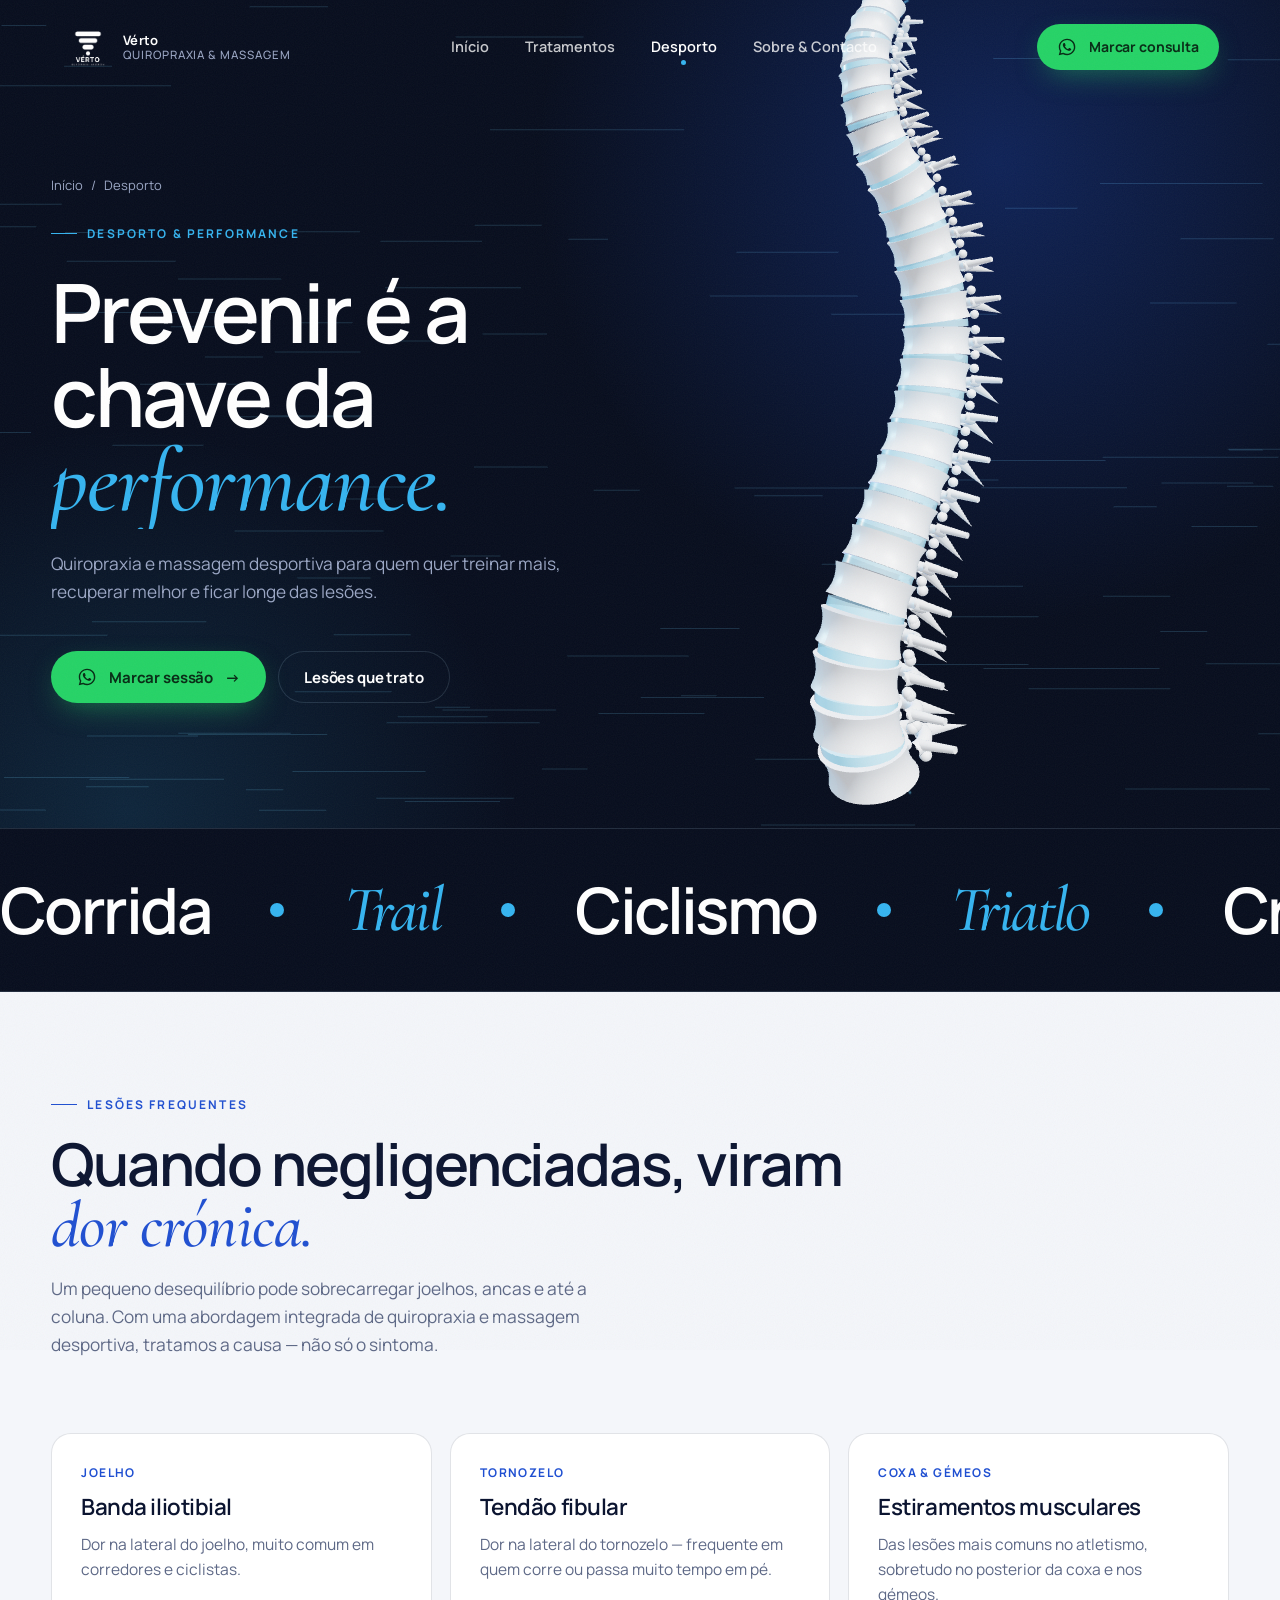
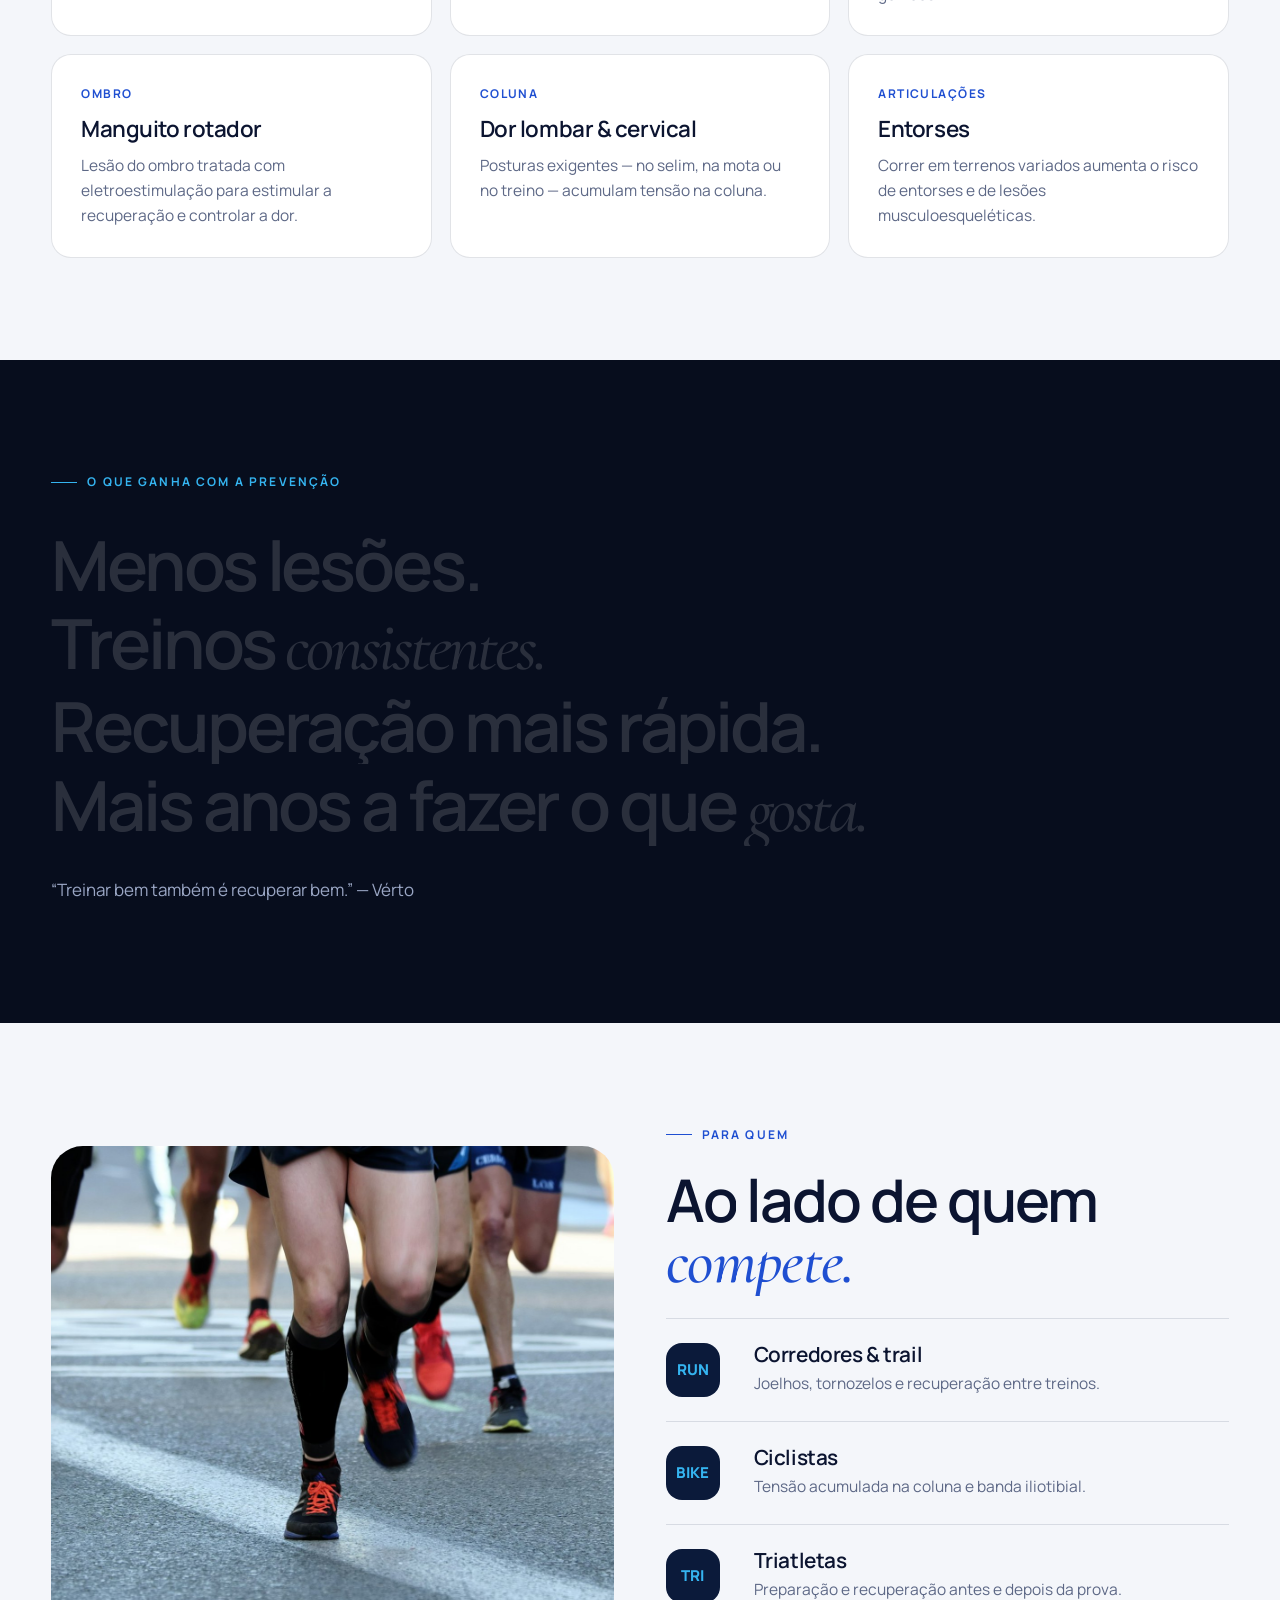
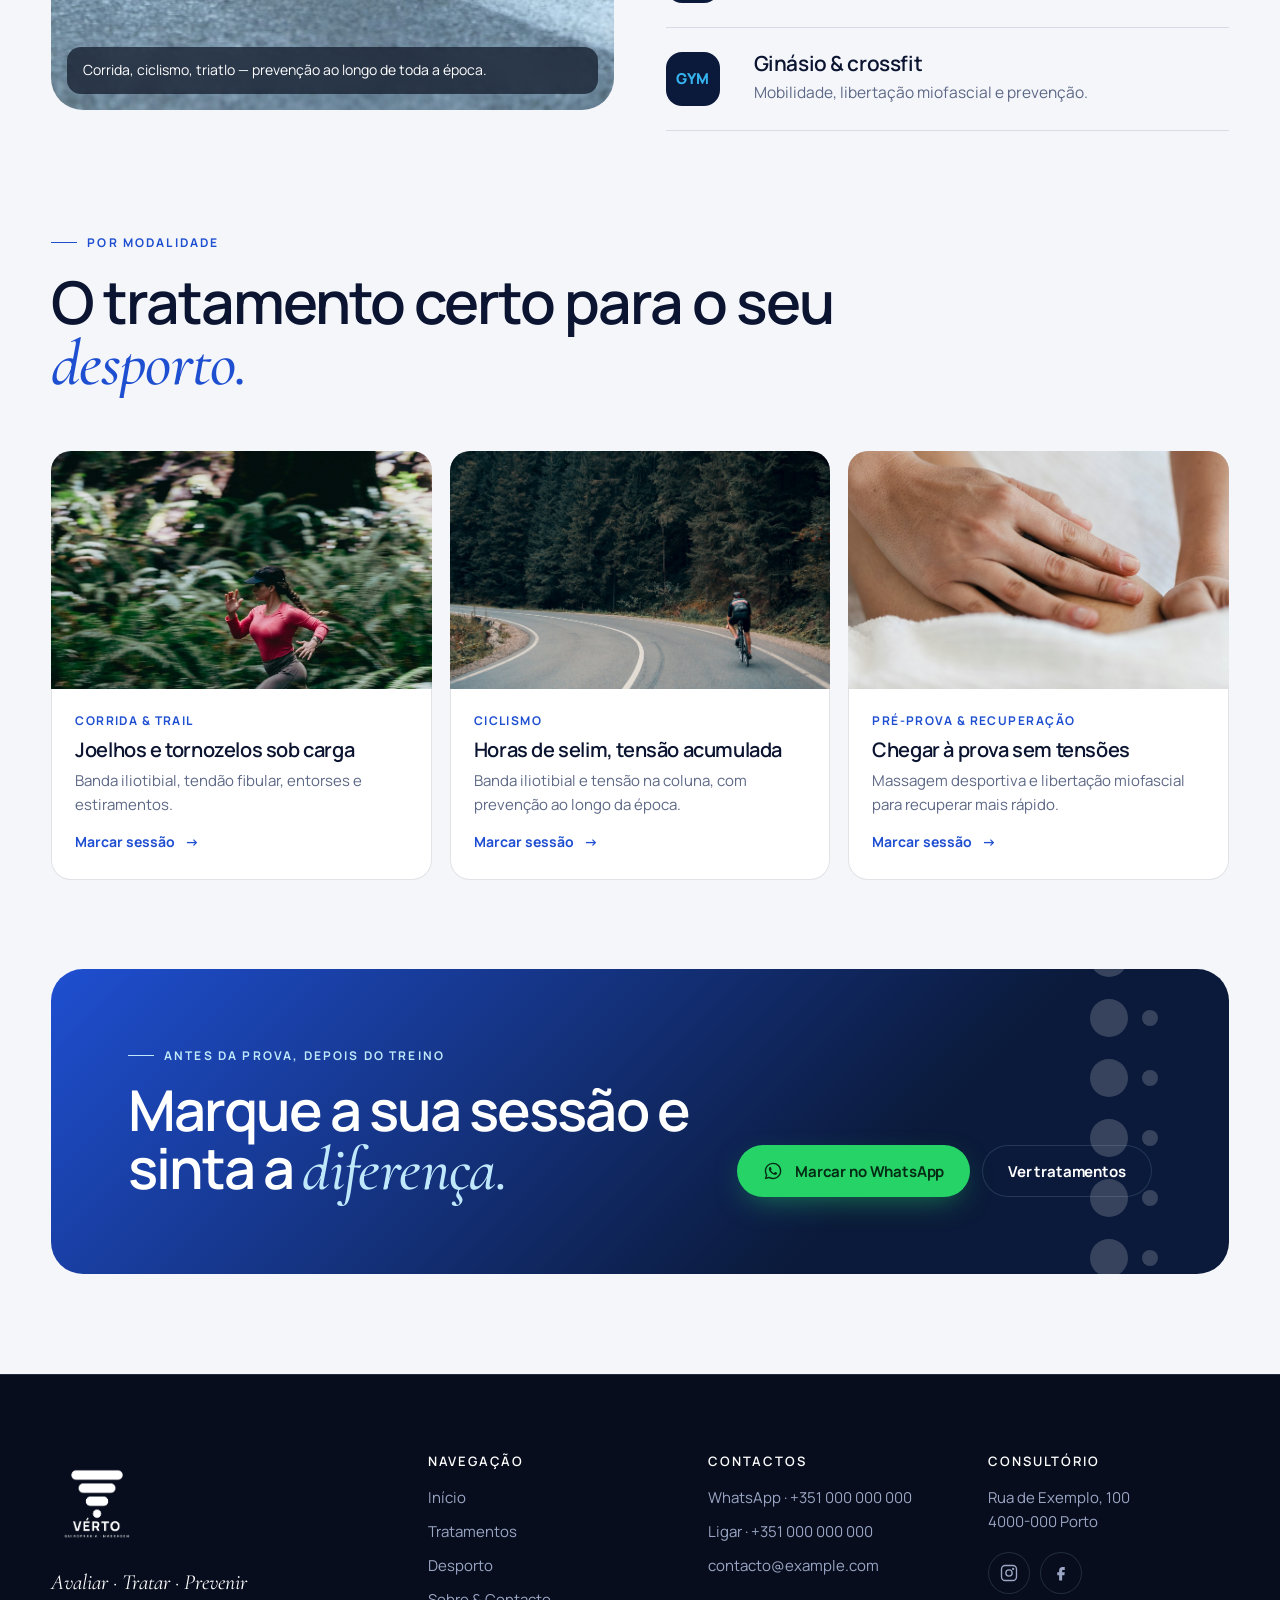
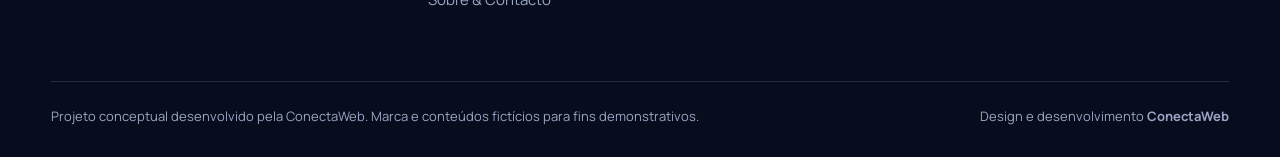
<file: site/desporto.html>
<!doctype html>
<html lang="pt-PT">
<head>
<meta charset="utf-8">
<meta name="viewport" content="width=device-width, initial-scale=1, viewport-fit=cover">
<title>Desporto & Performance · Vérto — projeto conceptual ConectaWeb</title>
<meta name="description" content="Quiropatia e massagem desportiva para corredores, ciclistas, triatletas e atletas de crossfit. Marca fictícia — projeto conceptual da ConectaWeb.">
<meta name="robots" content="noindex, nofollow">

<meta name="theme-color" content="#070d1d">
<meta property="og:type" content="website">
<meta property="og:locale" content="pt_PT">
<meta property="og:title" content="Desporto & Performance · Vérto — projeto conceptual ConectaWeb">
<meta property="og:description" content="Quiropatia e massagem desportiva para corredores, ciclistas, triatletas e atletas de crossfit. Marca fictícia — projeto conceptual da ConectaWeb.">
<meta property="og:image" content="/assets/brand/og-image.jpg">
<meta name="author" content="ConectaWeb — projeto conceptual, marca e conteúdos fictícios">
<link rel="icon" type="image/png" href="assets/brand/favicon.png">
<link rel="apple-touch-icon" href="assets/brand/apple-touch-icon.png">
<link rel="preconnect" href="https://fonts.googleapis.com">
<link rel="preconnect" href="https://fonts.gstatic.com" crossorigin>
<link href="https://fonts.googleapis.com/css2?family=Cormorant+Garamond:ital,wght@1,500;1,600&family=Manrope:wght@400;500;600;700;800&display=swap" rel="stylesheet">
<link rel="stylesheet" href="assets/css/style.css?v=f9190336">
<script type="importmap">{"imports":{"three":"./vendor/three/three.module.min.js","three/addons/":"./vendor/three/addons/"}}</script>
</head>
<body class="grain page-desporto">
<div class="page-veil" aria-hidden="true"><div class="veil-spine"><i style="--i:0"></i><i style="--i:1"></i><i style="--i:2"></i><i style="--i:3"></i><i style="--i:4"></i><i style="--i:5"></i><i style="--i:6"></i><i style="--i:7"></i></div></div>
<header class="site-header">
  <div class="wrap">
    <nav class="nav" aria-label="Principal">
      <a class="brand" href="index.html" aria-label="Vérto — página inicial">
        <img src="assets/brand/logo-light.png" alt="" width="46" height="46">
        <span>Vérto<small>Quiropraxia &amp; Massagem</small></span>
      </a>
      <ul class="nav-links">
<li><a href="index.html">Início</a></li>
<li><a href="tratamentos.html">Tratamentos</a></li>
<li><a href="desporto.html" aria-current="page">Desporto</a></li>
<li><a href="sobre.html">Sobre &amp; Contacto</a></li>
      </ul>
      <a class="btn btn--wa" href="https://wa.me/?text=Ol%C3%A1%21%20Gostaria%20de%20marcar%20uma%20consulta.%20Qual%20a%20pr%C3%B3xima%20disponibilidade%3F" target="_blank" rel="noopener"><svg viewBox="0 0 24 24" fill="currentColor" aria-hidden="true"><path d="M12.04 2C6.58 2 2.13 6.45 2.13 11.91c0 1.75.46 3.45 1.32 4.95L2.05 22l5.25-1.38a9.9 9.9 0 0 0 4.74 1.21h.01c5.46 0 9.91-4.45 9.91-9.91 0-2.65-1.03-5.14-2.9-7.01A9.84 9.84 0 0 0 12.04 2Zm0 18.15h-.01a8.2 8.2 0 0 1-4.19-1.15l-.3-.18-3.11.82.83-3.04-.2-.31a8.2 8.2 0 0 1-1.26-4.38c0-4.54 3.7-8.23 8.24-8.23 2.2 0 4.27.86 5.82 2.42a8.17 8.17 0 0 1 2.41 5.82c0 4.54-3.7 8.23-8.23 8.23Zm4.52-6.16c-.25-.12-1.47-.72-1.69-.81-.23-.08-.39-.12-.56.13-.16.25-.64.81-.79.97-.14.17-.29.19-.54.06-.25-.12-1.05-.39-1.99-1.23-.74-.66-1.23-1.47-1.38-1.72-.14-.25-.02-.38.11-.51.11-.11.25-.29.37-.43.13-.15.17-.25.25-.42.08-.17.04-.31-.02-.43-.06-.13-.56-1.35-.77-1.85-.2-.48-.41-.42-.56-.43h-.48c-.17 0-.43.06-.66.31-.22.25-.86.85-.86 2.07 0 1.22.89 2.4 1.01 2.56.12.17 1.75 2.67 4.23 3.74.59.26 1.05.41 1.41.52.59.19 1.13.16 1.56.1.48-.07 1.47-.6 1.67-1.18.21-.58.21-1.07.14-1.18-.06-.1-.22-.16-.47-.29Z"/></svg> Marcar consulta</a>
      <button class="burger" type="button" aria-label="Abrir menu" aria-expanded="false"><span></span><span></span></button>
    </nav>
  </div>
</header>
<div class="mobile-menu" aria-label="Menu">
<a class="big" href="index.html"><span>01</span>Início</a>
<a class="big" href="tratamentos.html"><span>02</span>Tratamentos</a>
<a class="big" href="desporto.html" aria-current="page"><span>03</span>Desporto</a>
<a class="big" href="sobre.html"><span>04</span>Sobre &amp; Contacto</a>
  <a class="btn btn--wa" href="https://wa.me/?text=Ol%C3%A1%21%20Gostaria%20de%20marcar%20uma%20consulta.%20Qual%20a%20pr%C3%B3xima%20disponibilidade%3F" target="_blank" rel="noopener"><svg viewBox="0 0 24 24" fill="currentColor" aria-hidden="true"><path d="M12.04 2C6.58 2 2.13 6.45 2.13 11.91c0 1.75.46 3.45 1.32 4.95L2.05 22l5.25-1.38a9.9 9.9 0 0 0 4.74 1.21h.01c5.46 0 9.91-4.45 9.91-9.91 0-2.65-1.03-5.14-2.9-7.01A9.84 9.84 0 0 0 12.04 2Zm0 18.15h-.01a8.2 8.2 0 0 1-4.19-1.15l-.3-.18-3.11.82.83-3.04-.2-.31a8.2 8.2 0 0 1-1.26-4.38c0-4.54 3.7-8.23 8.24-8.23 2.2 0 4.27.86 5.82 2.42a8.17 8.17 0 0 1 2.41 5.82c0 4.54-3.7 8.23-8.23 8.23Zm4.52-6.16c-.25-.12-1.47-.72-1.69-.81-.23-.08-.39-.12-.56.13-.16.25-.64.81-.79.97-.14.17-.29.19-.54.06-.25-.12-1.05-.39-1.99-1.23-.74-.66-1.23-1.47-1.38-1.72-.14-.25-.02-.38.11-.51.11-.11.25-.29.37-.43.13-.15.17-.25.25-.42.08-.17.04-.31-.02-.43-.06-.13-.56-1.35-.77-1.85-.2-.48-.41-.42-.56-.43h-.48c-.17 0-.43.06-.66.31-.22.25-.86.85-.86 2.07 0 1.22.89 2.4 1.01 2.56.12.17 1.75 2.67 4.23 3.74.59.26 1.05.41 1.41.52.59.19 1.13.16 1.56.1.48-.07 1.47-.6 1.67-1.18.21-.58.21-1.07.14-1.18-.06-.1-.22-.16-.47-.29Z"/></svg> Marcar no WhatsApp</a>
  <div class="mm-foot">Rua de Exemplo, 100 · Porto<br><a href="tel:+351000000000">+351 000 000 000</a></div>
</div>
<div class="bg-glow" aria-hidden="true"></div>
<main>
  <section class="page-hero">
    <canvas class="hero-canvas" data-stage="flex" aria-hidden="true"></canvas>
    <div class="wrap hero-grid">
      <div class="hero-copy">
        <nav class="crumb" aria-label="Localização" data-reveal="0"><a href="index.html">Início</a><span>/</span><span>Desporto</span></nav>
        <span class="eyebrow" data-reveal="0">Desporto &amp; Performance</span>
        <h1 data-split>Prevenir é a chave da <em>performance.</em></h1>
        <p class="lead" data-reveal="1">Quiropraxia e massagem desportiva para quem quer treinar mais, recuperar melhor e ficar longe das lesões.</p>
        <div class="hero-ctas" data-reveal="2">
          <a class="btn btn--wa" href="https://wa.me/?text=Ol%C3%A1%21%20Pratico%20desporto%20e%20gostaria%20de%20marcar%20uma%20sess%C3%A3o." target="_blank" rel="noopener"><svg viewBox="0 0 24 24" fill="currentColor" aria-hidden="true"><path d="M12.04 2C6.58 2 2.13 6.45 2.13 11.91c0 1.75.46 3.45 1.32 4.95L2.05 22l5.25-1.38a9.9 9.9 0 0 0 4.74 1.21h.01c5.46 0 9.91-4.45 9.91-9.91 0-2.65-1.03-5.14-2.9-7.01A9.84 9.84 0 0 0 12.04 2Zm0 18.15h-.01a8.2 8.2 0 0 1-4.19-1.15l-.3-.18-3.11.82.83-3.04-.2-.31a8.2 8.2 0 0 1-1.26-4.38c0-4.54 3.7-8.23 8.24-8.23 2.2 0 4.27.86 5.82 2.42a8.17 8.17 0 0 1 2.41 5.82c0 4.54-3.7 8.23-8.23 8.23Zm4.52-6.16c-.25-.12-1.47-.72-1.69-.81-.23-.08-.39-.12-.56.13-.16.25-.64.81-.79.97-.14.17-.29.19-.54.06-.25-.12-1.05-.39-1.99-1.23-.74-.66-1.23-1.47-1.38-1.72-.14-.25-.02-.38.11-.51.11-.11.25-.29.37-.43.13-.15.17-.25.25-.42.08-.17.04-.31-.02-.43-.06-.13-.56-1.35-.77-1.85-.2-.48-.41-.42-.56-.43h-.48c-.17 0-.43.06-.66.31-.22.25-.86.85-.86 2.07 0 1.22.89 2.4 1.01 2.56.12.17 1.75 2.67 4.23 3.74.59.26 1.05.41 1.41.52.59.19 1.13.16 1.56.1.48-.07 1.47-.6 1.67-1.18.21-.58.21-1.07.14-1.18-.06-.1-.22-.16-.47-.29Z"/></svg> Marcar sessão <span class="arrow">→</span></a>
          <a class="btn btn--ghost" href="#lesoes">Lesões que trato</a>
        </div>
      </div>
    </div>
  </section>

  <div class="marquee solid" style="background:var(--ink)" aria-hidden="true">
    <div class="marquee-track">
      <span>Corrida</span><span>Trail</span><span>Ciclismo</span><span>Triatlo</span><span>Crossfit</span><span>Musculação</span><span>Hyrox</span><span>Motociclismo</span>
      <span>Corrida</span><span>Trail</span><span>Ciclismo</span><span>Triatlo</span><span>Crossfit</span><span>Musculação</span><span>Hyrox</span><span>Motociclismo</span>
    </div>
  </div>

  <section class="on-light solid pad" id="lesoes">
    <div class="wrap">
      <div class="section-head">
        <span class="eyebrow">Lesões frequentes</span>
        <h2 data-split>Quando negligenciadas, viram <em>dor crónica.</em></h2>
        <p class="lead" data-reveal>Um pequeno desequilíbrio pode sobrecarregar joelhos, ancas e até a coluna. Com uma abordagem integrada de quiropraxia e massagem desportiva, tratamos a causa — não só o sintoma.</p>
      </div>
      <div class="injuries" data-stagger>
        <article class="inj"><span class="tag">Joelho</span><h3>Banda iliotibial</h3><p>Dor na lateral do joelho, muito comum em corredores e ciclistas.</p></article>
        <article class="inj"><span class="tag">Tornozelo</span><h3>Tendão fibular</h3><p>Dor na lateral do tornozelo — frequente em quem corre ou passa muito tempo em pé.</p></article>
        <article class="inj"><span class="tag">Coxa &amp; gémeos</span><h3>Estiramentos musculares</h3><p>Das lesões mais comuns no atletismo, sobretudo no posterior da coxa e nos gémeos.</p></article>
        <article class="inj"><span class="tag">Ombro</span><h3>Manguito rotador</h3><p>Lesão do ombro tratada com eletroestimulação para estimular a recuperação e controlar a dor.</p></article>
        <article class="inj"><span class="tag">Coluna</span><h3>Dor lombar &amp; cervical</h3><p>Posturas exigentes — no selim, na mota ou no treino — acumulam tensão na coluna.</p></article>
        <article class="inj"><span class="tag">Articulações</span><h3>Entorses</h3><p>Correr em terrenos variados aumenta o risco de entorses e de lesões musculoesqueléticas.</p></article>
      </div>
    </div>
  </section>

  <section class="pad solid" style="background:var(--ink)">
    <div class="wrap">
      <span class="eyebrow">O que ganha com a prevenção</span>
      <div class="benefits" style="margin-top:36px">
        <div class="benefit">Menos lesões.</div>
        <div class="benefit">Treinos <em>consistentes.</em></div>
        <div class="benefit">Recuperação mais rápida.</div>
        <div class="benefit">Mais anos a fazer o que <em>gosta.</em></div>
      </div>
      <p class="benefit-note" data-reveal>“Treinar bem também é recuperar bem.” — Vérto</p>
    </div>
  </section>

  <section class="on-light solid pad">
    <div class="wrap split-media">
      <figure data-reveal><img src="assets/img/comunidade-treino.jpg" alt="Grupo de corredores numa estrada, vistos dos joelhos para baixo" loading="lazy" data-parallax="5"><figcaption>Corrida, ciclismo, triatlo — prevenção ao longo de toda a época.</figcaption></figure>
      <div style="display:grid;gap:26px">
        <span class="eyebrow">Para quem</span>
        <h2 data-split>Ao lado de quem <em>compete.</em></h2>
        <div class="partner-list" data-stagger>
          <div class="partner-row"><span class="ico">RUN</span><div><h3>Corredores &amp; trail</h3><p>Joelhos, tornozelos e recuperação entre treinos.</p></div></div>
          <div class="partner-row"><span class="ico">BIKE</span><div><h3>Ciclistas</h3><p>Tensão acumulada na coluna e banda iliotibial.</p></div></div>
          <div class="partner-row"><span class="ico">TRI</span><div><h3>Triatletas</h3><p>Preparação e recuperação antes e depois da prova.</p></div></div>
          <div class="partner-row"><span class="ico">GYM</span><div><h3>Ginásio &amp; crossfit</h3><p>Mobilidade, libertação miofascial e prevenção.</p></div></div>
        </div>
      </div>
    </div>
  </section>

  <section class="on-light solid" style="padding-bottom:clamp(56px,7vw,96px)">
    <div class="wrap">
      <div class="section-head">
        <span class="eyebrow">Por modalidade</span>
        <h2 data-split>O tratamento certo para o seu <em>desporto.</em></h2>
      </div>
      <div class="sport-cards" data-stagger>
        <a class="scard" href="https://wa.me/?text=Ol%C3%A1%21%20Fa%C3%A7o%20corrida%20/%20trail%20e%20gostaria%20de%20marcar%20uma%20sess%C3%A3o." target="_blank" rel="noopener">
          <figure><img src="assets/img/trail-floresta.jpg" alt="Atleta a correr num trilho de floresta" loading="lazy"></figure>
          <div><span class="tag">Corrida &amp; trail</span><h3>Joelhos e tornozelos sob carga</h3><p>Banda iliotibial, tendão fibular, entorses e estiramentos.</p><span class="link-arrow">Marcar sessão</span></div>
        </a>
        <a class="scard" href="https://wa.me/?text=Ol%C3%A1%21%20Fa%C3%A7o%20ciclismo%20e%20gostaria%20de%20marcar%20uma%20sess%C3%A3o." target="_blank" rel="noopener">
          <figure><img src="assets/img/ciclismo-estrada.jpg" alt="Ciclista numa estrada de montanha" loading="lazy"></figure>
          <div><span class="tag">Ciclismo</span><h3>Horas de selim, tensão acumulada</h3><p>Banda iliotibial e tensão na coluna, com prevenção ao longo da época.</p><span class="link-arrow">Marcar sessão</span></div>
        </a>
        <a class="scard" href="https://wa.me/?text=Ol%C3%A1%21%20Gostaria%20de%20marcar%20uma%20sess%C3%A3o%20de%20recupera%C3%A7%C3%A3o%20/%20massagem%20desportiva." target="_blank" rel="noopener">
          <figure><img src="assets/img/massagem-desportiva.jpg" alt="Massagem desportiva na perna" loading="lazy"></figure>
          <div><span class="tag">Pré-prova &amp; recuperação</span><h3>Chegar à prova sem tensões</h3><p>Massagem desportiva e libertação miofascial para recuperar mais rápido.</p><span class="link-arrow">Marcar sessão</span></div>
        </a>
      </div>
    </div>
  </section>

  <section class="cta-band solid" style="background:var(--paper);padding-top:0">
    <div class="wrap">
      <div class="cta-box">
        <div class="dots" aria-hidden="true"><i></i><i></i><i></i><i></i><i></i><i></i></div>
        <div style="display:grid;gap:16px;position:relative;z-index:1">
          <span class="eyebrow" style="color:var(--sky-soft)">Antes da prova, depois do treino</span>
          <h2>Marque a sua sessão e sinta a <em>diferença.</em></h2>
        </div>
        <div class="actions">
          <a class="btn btn--wa" href="https://wa.me/?text=Ol%C3%A1%21%20Pratico%20desporto%20e%20gostaria%20de%20marcar%20uma%20sess%C3%A3o." target="_blank" rel="noopener"><svg viewBox="0 0 24 24" fill="currentColor" aria-hidden="true"><path d="M12.04 2C6.58 2 2.13 6.45 2.13 11.91c0 1.75.46 3.45 1.32 4.95L2.05 22l5.25-1.38a9.9 9.9 0 0 0 4.74 1.21h.01c5.46 0 9.91-4.45 9.91-9.91 0-2.65-1.03-5.14-2.9-7.01A9.84 9.84 0 0 0 12.04 2Zm0 18.15h-.01a8.2 8.2 0 0 1-4.19-1.15l-.3-.18-3.11.82.83-3.04-.2-.31a8.2 8.2 0 0 1-1.26-4.38c0-4.54 3.7-8.23 8.24-8.23 2.2 0 4.27.86 5.82 2.42a8.17 8.17 0 0 1 2.41 5.82c0 4.54-3.7 8.23-8.23 8.23Zm4.52-6.16c-.25-.12-1.47-.72-1.69-.81-.23-.08-.39-.12-.56.13-.16.25-.64.81-.79.97-.14.17-.29.19-.54.06-.25-.12-1.05-.39-1.99-1.23-.74-.66-1.23-1.47-1.38-1.72-.14-.25-.02-.38.11-.51.11-.11.25-.29.37-.43.13-.15.17-.25.25-.42.08-.17.04-.31-.02-.43-.06-.13-.56-1.35-.77-1.85-.2-.48-.41-.42-.56-.43h-.48c-.17 0-.43.06-.66.31-.22.25-.86.85-.86 2.07 0 1.22.89 2.4 1.01 2.56.12.17 1.75 2.67 4.23 3.74.59.26 1.05.41 1.41.52.59.19 1.13.16 1.56.1.48-.07 1.47-.6 1.67-1.18.21-.58.21-1.07.14-1.18-.06-.1-.22-.16-.47-.29Z"/></svg> Marcar no WhatsApp</a>
          <a class="btn btn--ghost" href="tratamentos.html">Ver tratamentos</a>
        </div>
      </div>
    </div>
  </section>
</main>
<footer class="site-footer">
  <div class="wrap">
    <div class="foot-grid">
      <div class="foot-brand">
        <img src="assets/brand/logo-light.png" alt="Vérto — Quiropraxia &amp; Massagem (marca fictícia)" width="92" height="92">
        <p class="tagline">Avaliar · Tratar · Prevenir</p>
      </div>
      <div>
        <h4>Navegação</h4>
        <ul><li><a href="index.html">Início</a></li>
<li><a href="tratamentos.html">Tratamentos</a></li>
<li><a href="desporto.html">Desporto</a></li>
<li><a href="sobre.html">Sobre &amp; Contacto</a></li></ul>
      </div>
      <div>
        <h4>Contactos</h4>
        <ul>
          <li><a href="https://wa.me/?text=Ol%C3%A1%21%20Gostaria%20de%20marcar%20uma%20consulta.%20Qual%20a%20pr%C3%B3xima%20disponibilidade%3F" target="_blank" rel="noopener">WhatsApp · +351 000 000 000</a></li>
          <li><a href="tel:+351000000000">Ligar · +351 000 000 000</a></li>
          <li><a href="mailto:contacto@example.com">contacto@example.com</a></li>
        </ul>
      </div>
      <div>
        <h4>Consultório</h4>
        <ul>
          <li><a href="https://www.google.com/maps/search/?api=1&query=Porto%2C+Portugal" target="_blank" rel="noopener">Rua de Exemplo, 100<br>4000-000 Porto</a></li>
        </ul>
        <div class="socials" style="margin-top:18px">
          <a href="#" aria-label="Instagram (demonstração)"><svg viewBox="0 0 24 24" fill="none" stroke="currentColor" stroke-width="1.8" stroke-linecap="round" stroke-linejoin="round" aria-hidden="true"><rect x="2" y="2" width="20" height="20" rx="5"/><circle cx="12" cy="12" r="4.2"/><circle cx="17.5" cy="6.5" r=".6" fill="currentColor"/></svg></a>
          <a href="#" aria-label="Facebook (demonstração)"><svg viewBox="0 0 24 24" fill="currentColor" aria-hidden="true"><path d="M14 8h3V4h-3c-2.76 0-4.5 1.79-4.5 4.6V11H7v4h2.5v7h4v-7h3l.5-4h-3.5V8.8c0-.53.27-.8.8-.8H14Z"/></svg></a>
        </div>
      </div>
    </div>
    <div class="foot-bottom">
      <span>Projeto conceptual desenvolvido pela ConectaWeb. Marca e conteúdos fictícios para fins demonstrativos.</span>
      <span>Design e desenvolvimento <a href="https://aconectaweb.com/" target="_blank" rel="noopener"><b>ConectaWeb</b></a></span>
    </div>
  </div>
</footer>
<div class="mobile-cta"><a class="btn btn--wa" href="https://wa.me/?text=Ol%C3%A1%21%20Gostaria%20de%20marcar%20uma%20consulta.%20Qual%20a%20pr%C3%B3xima%20disponibilidade%3F" target="_blank" rel="noopener"><svg viewBox="0 0 24 24" fill="currentColor" aria-hidden="true"><path d="M12.04 2C6.58 2 2.13 6.45 2.13 11.91c0 1.75.46 3.45 1.32 4.95L2.05 22l5.25-1.38a9.9 9.9 0 0 0 4.74 1.21h.01c5.46 0 9.91-4.45 9.91-9.91 0-2.65-1.03-5.14-2.9-7.01A9.84 9.84 0 0 0 12.04 2Zm0 18.15h-.01a8.2 8.2 0 0 1-4.19-1.15l-.3-.18-3.11.82.83-3.04-.2-.31a8.2 8.2 0 0 1-1.26-4.38c0-4.54 3.7-8.23 8.24-8.23 2.2 0 4.27.86 5.82 2.42a8.17 8.17 0 0 1 2.41 5.82c0 4.54-3.7 8.23-8.23 8.23Zm4.52-6.16c-.25-.12-1.47-.72-1.69-.81-.23-.08-.39-.12-.56.13-.16.25-.64.81-.79.97-.14.17-.29.19-.54.06-.25-.12-1.05-.39-1.99-1.23-.74-.66-1.23-1.47-1.38-1.72-.14-.25-.02-.38.11-.51.11-.11.25-.29.37-.43.13-.15.17-.25.25-.42.08-.17.04-.31-.02-.43-.06-.13-.56-1.35-.77-1.85-.2-.48-.41-.42-.56-.43h-.48c-.17 0-.43.06-.66.31-.22.25-.86.85-.86 2.07 0 1.22.89 2.4 1.01 2.56.12.17 1.75 2.67 4.23 3.74.59.26 1.05.41 1.41.52.59.19 1.13.16 1.56.1.48-.07 1.47-.6 1.67-1.18.21-.58.21-1.07.14-1.18-.06-.1-.22-.16-.47-.29Z"/></svg> Marcar consulta no WhatsApp</a></div>
<script src="vendor/gsap.min.js"></script>
<script src="vendor/ScrollTrigger.min.js"></script>
<script src="vendor/lenis.min.js"></script>
<script src="assets/js/main.js?v=2ff8a9ab"></script>
<script type="module" src="assets/js/spine3d.js?v=d650c629"></script>
</body>
</html>
</file>
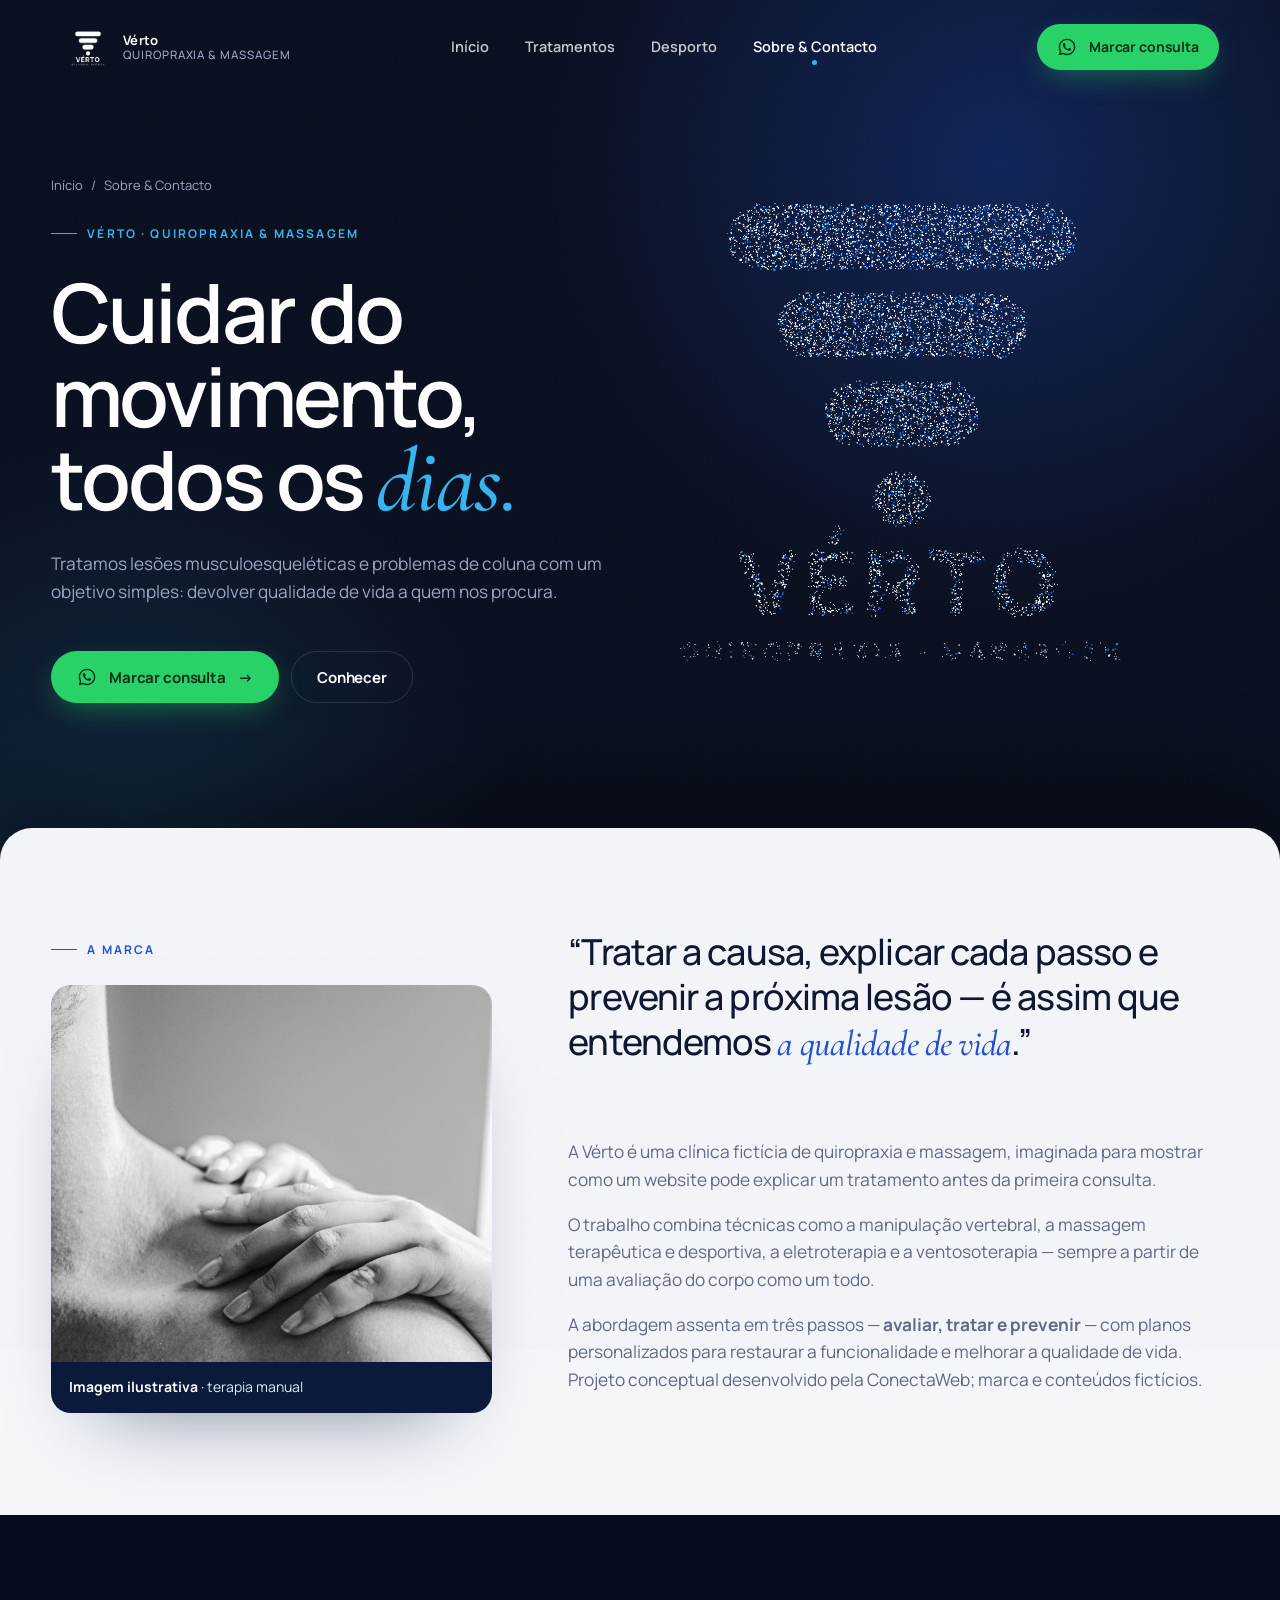
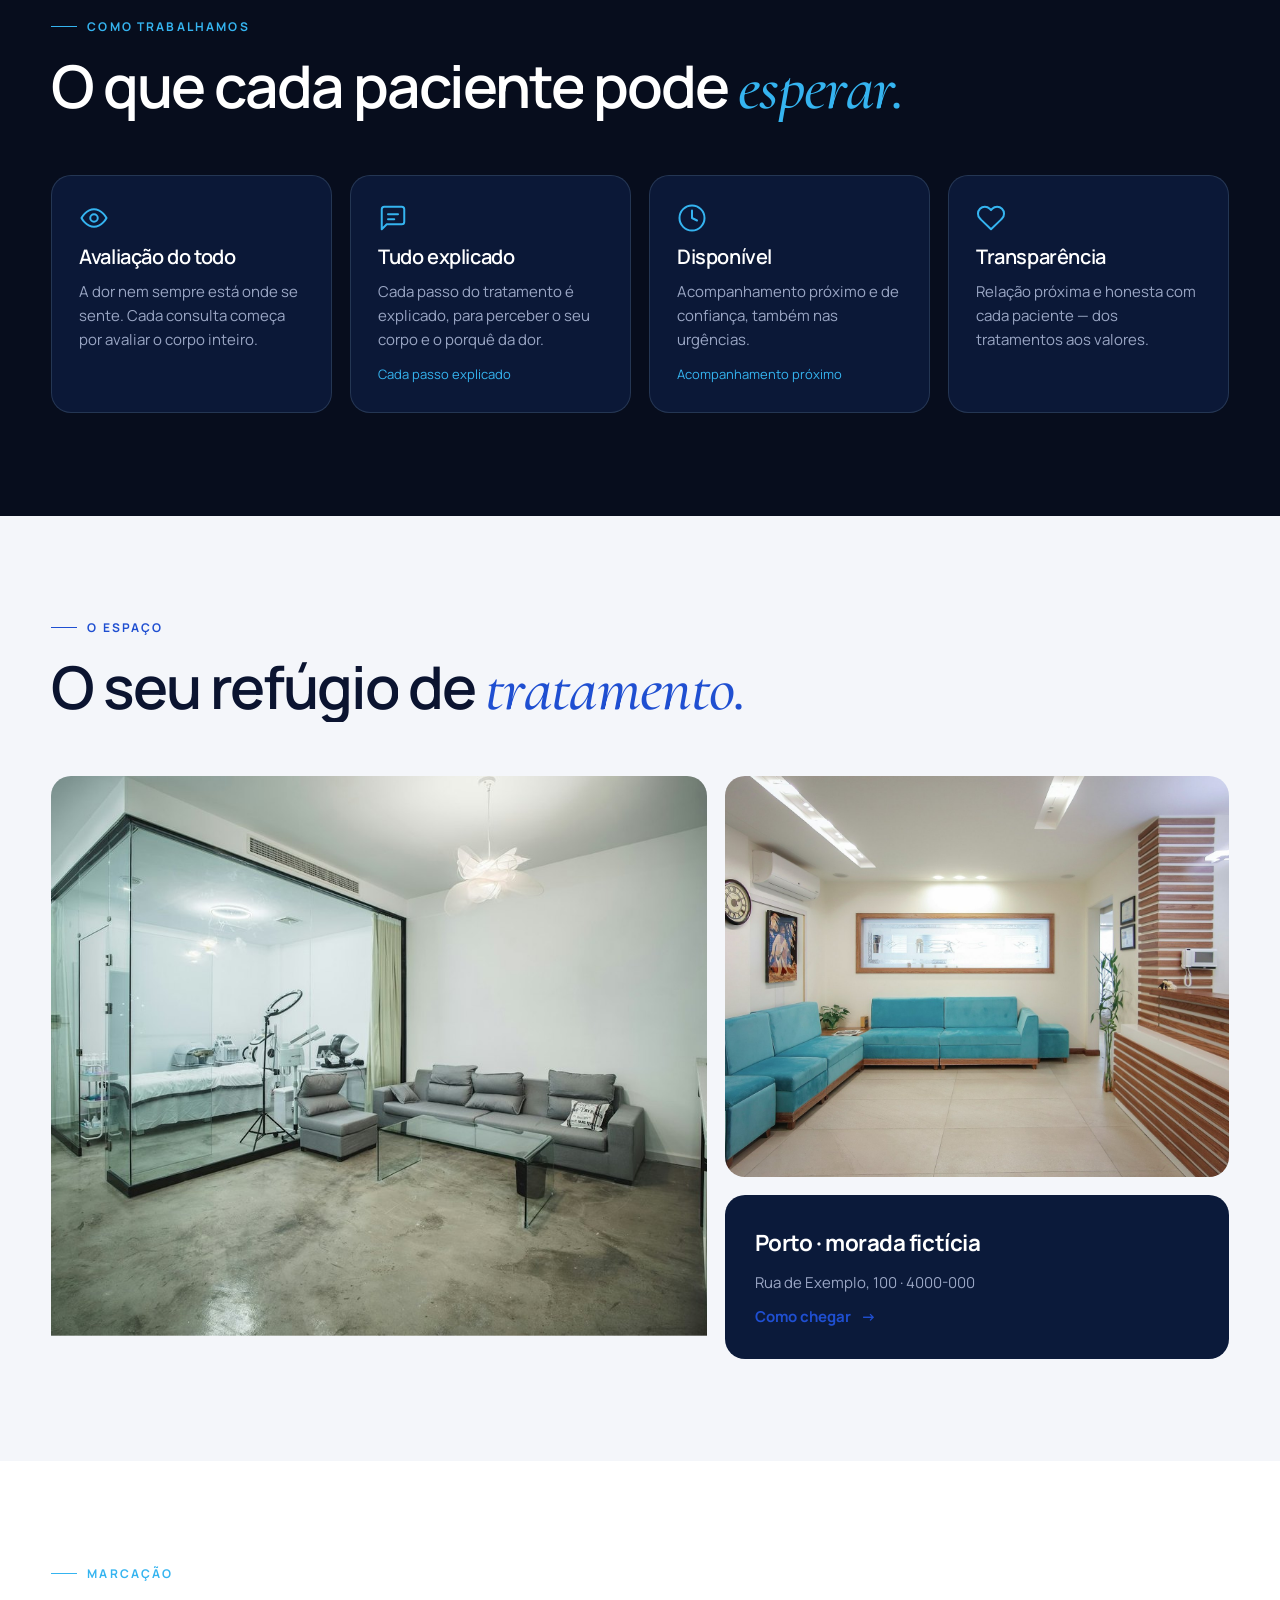
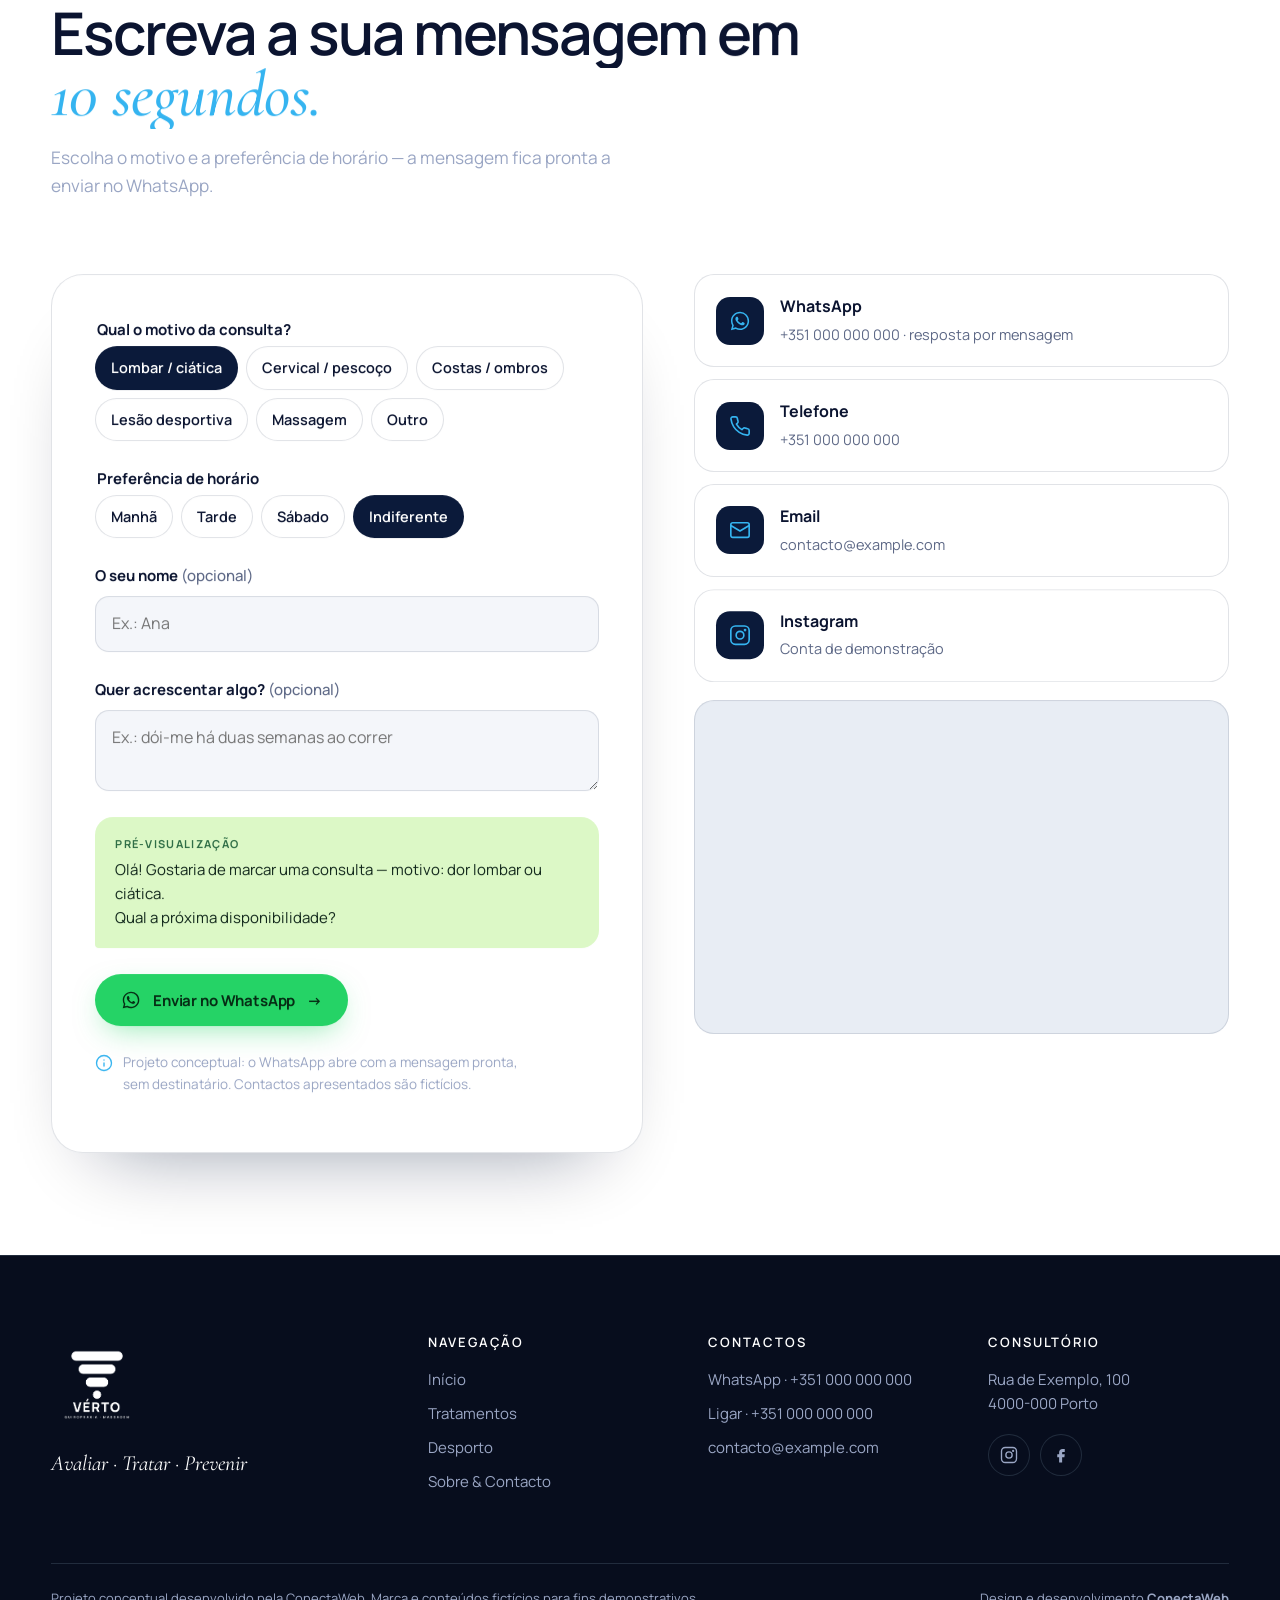
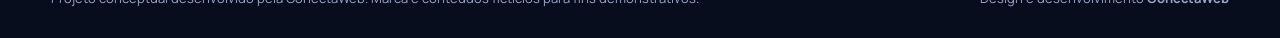
<file: site/sobre.html>
<!doctype html>
<html lang="pt-PT">
<head>
<meta charset="utf-8">
<meta name="viewport" content="width=device-width, initial-scale=1, viewport-fit=cover">
<title>Sobre & Contacto · Vérto — projeto conceptual ConectaWeb</title>
<meta name="description" content="Vérto é uma clínica fictícia de quiropraxia e massagem, criada pela ConectaWeb como projeto conceptual. Marca, contactos e conteúdos fictícios.">
<meta name="robots" content="noindex, nofollow">

<meta name="theme-color" content="#070d1d">
<meta property="og:type" content="website">
<meta property="og:locale" content="pt_PT">
<meta property="og:title" content="Sobre & Contacto · Vérto — projeto conceptual ConectaWeb">
<meta property="og:description" content="Vérto é uma clínica fictícia de quiropraxia e massagem, criada pela ConectaWeb como projeto conceptual. Marca, contactos e conteúdos fictícios.">
<meta property="og:image" content="/assets/brand/og-image.jpg">
<meta name="author" content="ConectaWeb — projeto conceptual, marca e conteúdos fictícios">
<link rel="icon" type="image/png" href="assets/brand/favicon.png">
<link rel="apple-touch-icon" href="assets/brand/apple-touch-icon.png">
<link rel="preconnect" href="https://fonts.googleapis.com">
<link rel="preconnect" href="https://fonts.gstatic.com" crossorigin>
<link href="https://fonts.googleapis.com/css2?family=Cormorant+Garamond:ital,wght@1,500;1,600&family=Manrope:wght@400;500;600;700;800&display=swap" rel="stylesheet">
<link rel="stylesheet" href="assets/css/style.css?v=f9190336">
<script type="importmap">{"imports":{"three":"./vendor/three/three.module.min.js","three/addons/":"./vendor/three/addons/"}}</script>
</head>
<body class="grain page-sobre">
<div class="page-veil" aria-hidden="true"><div class="veil-spine"><i style="--i:0"></i><i style="--i:1"></i><i style="--i:2"></i><i style="--i:3"></i><i style="--i:4"></i><i style="--i:5"></i><i style="--i:6"></i><i style="--i:7"></i></div></div>
<header class="site-header">
  <div class="wrap">
    <nav class="nav" aria-label="Principal">
      <a class="brand" href="index.html" aria-label="Vérto — página inicial">
        <img src="assets/brand/logo-light.png" alt="" width="46" height="46">
        <span>Vérto<small>Quiropraxia &amp; Massagem</small></span>
      </a>
      <ul class="nav-links">
<li><a href="index.html">Início</a></li>
<li><a href="tratamentos.html">Tratamentos</a></li>
<li><a href="desporto.html">Desporto</a></li>
<li><a href="sobre.html" aria-current="page">Sobre &amp; Contacto</a></li>
      </ul>
      <a class="btn btn--wa" href="https://wa.me/?text=Ol%C3%A1%21%20Gostaria%20de%20marcar%20uma%20consulta.%20Qual%20a%20pr%C3%B3xima%20disponibilidade%3F" target="_blank" rel="noopener"><svg viewBox="0 0 24 24" fill="currentColor" aria-hidden="true"><path d="M12.04 2C6.58 2 2.13 6.45 2.13 11.91c0 1.75.46 3.45 1.32 4.95L2.05 22l5.25-1.38a9.9 9.9 0 0 0 4.74 1.21h.01c5.46 0 9.91-4.45 9.91-9.91 0-2.65-1.03-5.14-2.9-7.01A9.84 9.84 0 0 0 12.04 2Zm0 18.15h-.01a8.2 8.2 0 0 1-4.19-1.15l-.3-.18-3.11.82.83-3.04-.2-.31a8.2 8.2 0 0 1-1.26-4.38c0-4.54 3.7-8.23 8.24-8.23 2.2 0 4.27.86 5.82 2.42a8.17 8.17 0 0 1 2.41 5.82c0 4.54-3.7 8.23-8.23 8.23Zm4.52-6.16c-.25-.12-1.47-.72-1.69-.81-.23-.08-.39-.12-.56.13-.16.25-.64.81-.79.97-.14.17-.29.19-.54.06-.25-.12-1.05-.39-1.99-1.23-.74-.66-1.23-1.47-1.38-1.72-.14-.25-.02-.38.11-.51.11-.11.25-.29.37-.43.13-.15.17-.25.25-.42.08-.17.04-.31-.02-.43-.06-.13-.56-1.35-.77-1.85-.2-.48-.41-.42-.56-.43h-.48c-.17 0-.43.06-.66.31-.22.25-.86.85-.86 2.07 0 1.22.89 2.4 1.01 2.56.12.17 1.75 2.67 4.23 3.74.59.26 1.05.41 1.41.52.59.19 1.13.16 1.56.1.48-.07 1.47-.6 1.67-1.18.21-.58.21-1.07.14-1.18-.06-.1-.22-.16-.47-.29Z"/></svg> Marcar consulta</a>
      <button class="burger" type="button" aria-label="Abrir menu" aria-expanded="false"><span></span><span></span></button>
    </nav>
  </div>
</header>
<div class="mobile-menu" aria-label="Menu">
<a class="big" href="index.html"><span>01</span>Início</a>
<a class="big" href="tratamentos.html"><span>02</span>Tratamentos</a>
<a class="big" href="desporto.html"><span>03</span>Desporto</a>
<a class="big" href="sobre.html" aria-current="page"><span>04</span>Sobre &amp; Contacto</a>
  <a class="btn btn--wa" href="https://wa.me/?text=Ol%C3%A1%21%20Gostaria%20de%20marcar%20uma%20consulta.%20Qual%20a%20pr%C3%B3xima%20disponibilidade%3F" target="_blank" rel="noopener"><svg viewBox="0 0 24 24" fill="currentColor" aria-hidden="true"><path d="M12.04 2C6.58 2 2.13 6.45 2.13 11.91c0 1.75.46 3.45 1.32 4.95L2.05 22l5.25-1.38a9.9 9.9 0 0 0 4.74 1.21h.01c5.46 0 9.91-4.45 9.91-9.91 0-2.65-1.03-5.14-2.9-7.01A9.84 9.84 0 0 0 12.04 2Zm0 18.15h-.01a8.2 8.2 0 0 1-4.19-1.15l-.3-.18-3.11.82.83-3.04-.2-.31a8.2 8.2 0 0 1-1.26-4.38c0-4.54 3.7-8.23 8.24-8.23 2.2 0 4.27.86 5.82 2.42a8.17 8.17 0 0 1 2.41 5.82c0 4.54-3.7 8.23-8.23 8.23Zm4.52-6.16c-.25-.12-1.47-.72-1.69-.81-.23-.08-.39-.12-.56.13-.16.25-.64.81-.79.97-.14.17-.29.19-.54.06-.25-.12-1.05-.39-1.99-1.23-.74-.66-1.23-1.47-1.38-1.72-.14-.25-.02-.38.11-.51.11-.11.25-.29.37-.43.13-.15.17-.25.25-.42.08-.17.04-.31-.02-.43-.06-.13-.56-1.35-.77-1.85-.2-.48-.41-.42-.56-.43h-.48c-.17 0-.43.06-.66.31-.22.25-.86.85-.86 2.07 0 1.22.89 2.4 1.01 2.56.12.17 1.75 2.67 4.23 3.74.59.26 1.05.41 1.41.52.59.19 1.13.16 1.56.1.48-.07 1.47-.6 1.67-1.18.21-.58.21-1.07.14-1.18-.06-.1-.22-.16-.47-.29Z"/></svg> Marcar no WhatsApp</a>
  <div class="mm-foot">Rua de Exemplo, 100 · Porto<br><a href="tel:+351000000000">+351 000 000 000</a></div>
</div>
<div class="bg-glow" aria-hidden="true"></div>
<main>
  <section class="page-hero">
    <canvas class="hero-canvas" data-stage="logo" aria-hidden="true"></canvas>
    <img class="webgl-fallback" src="assets/brand/logo-light.png" alt="" style="position:absolute;right:8%;top:20%;width:min(420px,40vw);opacity:.9">
    <div class="wrap hero-grid">
      <div class="hero-copy">
        <nav class="crumb" aria-label="Localização" data-reveal="0"><a href="index.html">Início</a><span>/</span><span>Sobre &amp; Contacto</span></nav>
        <span class="eyebrow" data-reveal="0">Vérto · Quiropraxia &amp; Massagem</span>
        <h1 data-split>Cuidar do movimento, todos os <em>dias.</em></h1>
        <p class="lead" data-reveal="1">Tratamos lesões musculoesqueléticas e problemas de coluna com um objetivo simples: devolver qualidade de vida a quem nos procura.</p>
        <div class="hero-ctas" data-reveal="2">
          <a class="btn btn--wa" href="#marcacao"><svg viewBox="0 0 24 24" fill="currentColor" aria-hidden="true"><path d="M12.04 2C6.58 2 2.13 6.45 2.13 11.91c0 1.75.46 3.45 1.32 4.95L2.05 22l5.25-1.38a9.9 9.9 0 0 0 4.74 1.21h.01c5.46 0 9.91-4.45 9.91-9.91 0-2.65-1.03-5.14-2.9-7.01A9.84 9.84 0 0 0 12.04 2Zm0 18.15h-.01a8.2 8.2 0 0 1-4.19-1.15l-.3-.18-3.11.82.83-3.04-.2-.31a8.2 8.2 0 0 1-1.26-4.38c0-4.54 3.7-8.23 8.24-8.23 2.2 0 4.27.86 5.82 2.42a8.17 8.17 0 0 1 2.41 5.82c0 4.54-3.7 8.23-8.23 8.23Zm4.52-6.16c-.25-.12-1.47-.72-1.69-.81-.23-.08-.39-.12-.56.13-.16.25-.64.81-.79.97-.14.17-.29.19-.54.06-.25-.12-1.05-.39-1.99-1.23-.74-.66-1.23-1.47-1.38-1.72-.14-.25-.02-.38.11-.51.11-.11.25-.29.37-.43.13-.15.17-.25.25-.42.08-.17.04-.31-.02-.43-.06-.13-.56-1.35-.77-1.85-.2-.48-.41-.42-.56-.43h-.48c-.17 0-.43.06-.66.31-.22.25-.86.85-.86 2.07 0 1.22.89 2.4 1.01 2.56.12.17 1.75 2.67 4.23 3.74.59.26 1.05.41 1.41.52.59.19 1.13.16 1.56.1.48-.07 1.47-.6 1.67-1.18.21-.58.21-1.07.14-1.18-.06-.1-.22-.16-.47-.29Z"/></svg> Marcar consulta <span class="arrow">→</span></a>
          <a class="btn btn--ghost" href="#historia">Conhecer</a>
        </div>
      </div>
    </div>
  </section>

  <section class="on-light solid rounded-top lift pad" id="historia">
    <div class="wrap story">
      <div>
        <span class="eyebrow">A marca</span>
        <figure class="story-photo" data-reveal>
          <img src="assets/img/terapeuta-a-tratar.jpg" alt="Mãos de terapeuta sobre o ombro de um paciente" loading="lazy" width="719" height="615">
          <figcaption><b>Imagem ilustrativa</b> · terapia manual</figcaption>
        </figure>
      </div>
      <div style="display:grid;gap:34px">
        <p class="story-big" data-reveal>“Tratar a causa, explicar cada passo e prevenir a próxima lesão — é assim que entendemos <em>a qualidade de vida</em>.”</p>
        <div class="story-body" data-stagger>
          <p>A Vérto é uma clínica fictícia de quiropraxia e massagem, imaginada para mostrar como um website pode explicar um tratamento antes da primeira consulta.</p>
          <p>O trabalho combina técnicas como a manipulação vertebral, a massagem terapêutica e desportiva, a eletroterapia e a ventosoterapia — sempre a partir de uma avaliação do corpo como um todo.</p>
          <p>A abordagem assenta em três passos — <b>avaliar, tratar e prevenir</b> — com planos personalizados para restaurar a funcionalidade e melhorar a qualidade de vida. Projeto conceptual desenvolvido pela ConectaWeb; marca e conteúdos fictícios.</p>
        </div>
      </div>
    </div>
  </section>

  <section class="pad solid" style="background:var(--ink)">
    <div class="wrap">
      <div class="section-head">
        <span class="eyebrow">Como trabalhamos</span>
        <h2 data-split>O que cada paciente pode <em>esperar.</em></h2>
      </div>
      <div class="values" data-stagger>
        <article class="value"><svg viewBox="0 0 24 24" fill="none" stroke="currentColor" stroke-width="1.6" stroke-linecap="round" stroke-linejoin="round" aria-hidden="true"><path d="M2 12s3.6-7 10-7 10 7 10 7-3.6 7-10 7S2 12 2 12Z"/><circle cx="12" cy="12" r="3"/></svg><h3>Avaliação do todo</h3><p>A dor nem sempre está onde se sente. Cada consulta começa por avaliar o corpo inteiro.</p></article>
        <article class="value"><svg viewBox="0 0 24 24" fill="none" stroke="currentColor" stroke-width="1.6" stroke-linecap="round" stroke-linejoin="round" aria-hidden="true"><path d="M21 15a2 2 0 0 1-2 2H7l-4 4V5a2 2 0 0 1 2-2h14a2 2 0 0 1 2 2Z"/><path d="M8 9h8M8 13h5"/></svg><h3>Tudo explicado</h3><p>Cada passo do tratamento é explicado, para perceber o seu corpo e o porquê da dor.</p><cite>Cada passo explicado</cite></article>
        <article class="value"><svg viewBox="0 0 24 24" fill="none" stroke="currentColor" stroke-width="1.6" stroke-linecap="round" stroke-linejoin="round" aria-hidden="true"><circle cx="12" cy="12" r="10"/><path d="M12 6v6l4 2"/></svg><h3>Disponível</h3><p>Acompanhamento próximo e de confiança, também nas urgências.</p><cite>Acompanhamento próximo</cite></article>
        <article class="value"><svg viewBox="0 0 24 24" fill="none" stroke="currentColor" stroke-width="1.6" stroke-linecap="round" stroke-linejoin="round" aria-hidden="true"><path d="M20.8 4.6a5.5 5.5 0 0 0-7.8 0L12 5.7l-1-1.1a5.5 5.5 0 0 0-7.8 7.8l1 1.1L12 21l7.8-7.5 1-1.1a5.5 5.5 0 0 0 0-7.8Z"/></svg><h3>Transparência</h3><p>Relação próxima e honesta com cada paciente — dos tratamentos aos valores.</p></article>
      </div>
    </div>
  </section>

  <section class="on-light solid pad" aria-label="O consultório">
    <div class="wrap">
      <div class="section-head">
        <span class="eyebrow">O espaço</span>
        <h2 data-split>O seu refúgio de <em>tratamento.</em></h2>
      </div>
      <div class="gallery">
        <figure data-reveal><img src="assets/img/consultorio-sala.jpg" alt="Sala de uma clínica com sofá cinzento e divisória de vidro" loading="lazy" data-parallax="4"></figure>
        <figure data-reveal="1"><img src="assets/img/consultorio-entrada.jpg" alt="Receção de uma clínica com sofá azul-turquesa" loading="lazy"></figure>
        <figure class="g-note" data-reveal="2"><b>Porto · morada fictícia</b><span>Rua de Exemplo, 100 · 4000-000</span><a class="link-arrow" href="https://www.google.com/maps/search/?api=1&query=Porto%2C+Portugal" target="_blank" rel="noopener">Como chegar</a></figure>
      </div>
    </div>
  </section>

  <section class="on-white solid pad" id="marcacao">
    <div class="wrap">
      <div class="section-head">
        <span class="eyebrow">Marcação</span>
        <h2 data-split>Escreva a sua mensagem em <em>10 segundos.</em></h2>
        <p class="lead" data-reveal>Escolha o motivo e a preferência de horário — a mensagem fica pronta a enviar no WhatsApp.</p>
      </div>
      <div class="booking">
        <form class="builder" id="builder" data-reveal>
          <fieldset>
            <legend>Qual o motivo da consulta?</legend>
            <div class="opts">
              <label><input type="radio" name="motivo" value="Dor lombar ou ciática" checked><span>Lombar / ciática</span></label>
              <label><input type="radio" name="motivo" value="Dor cervical ou no pescoço"><span>Cervical / pescoço</span></label>
              <label><input type="radio" name="motivo" value="Dor nas costas ou ombros"><span>Costas / ombros</span></label>
              <label><input type="radio" name="motivo" value="Lesão desportiva"><span>Lesão desportiva</span></label>
              <label><input type="radio" name="motivo" value="Massagem terapêutica"><span>Massagem</span></label>
              <label><input type="radio" name="motivo" value="Outro"><span>Outro</span></label>
            </div>
          </fieldset>
          <fieldset>
            <legend>Preferência de horário</legend>
            <div class="opts">
              <label><input type="radio" name="periodo" value="Manhã"><span>Manhã</span></label>
              <label><input type="radio" name="periodo" value="Tarde"><span>Tarde</span></label>
              <label><input type="radio" name="periodo" value="Sábado"><span>Sábado</span></label>
              <label><input type="radio" name="periodo" value="Indiferente" checked><span>Indiferente</span></label>
            </div>
          </fieldset>
          <div class="field"><label for="nome">O seu nome <span style="font-weight:500;color:var(--muted)">(opcional)</span></label><input id="nome" name="nome" autocomplete="given-name" placeholder="Ex.: Ana"></div>
          <div class="field"><label for="nota">Quer acrescentar algo? <span style="font-weight:500;color:var(--muted)">(opcional)</span></label><textarea id="nota" name="nota" rows="2" placeholder="Ex.: dói-me há duas semanas ao correr"></textarea></div>
          <div class="preview" id="preview" aria-live="polite"></div>
          <div><a class="btn btn--wa" id="send" href="https://wa.me/?text=Ol%C3%A1%21%20Gostaria%20de%20marcar%20uma%20consulta.%20Qual%20a%20pr%C3%B3xima%20disponibilidade%3F" target="_blank" rel="noopener"><svg viewBox="0 0 24 24" fill="currentColor" aria-hidden="true"><path d="M12.04 2C6.58 2 2.13 6.45 2.13 11.91c0 1.75.46 3.45 1.32 4.95L2.05 22l5.25-1.38a9.9 9.9 0 0 0 4.74 1.21h.01c5.46 0 9.91-4.45 9.91-9.91 0-2.65-1.03-5.14-2.9-7.01A9.84 9.84 0 0 0 12.04 2Zm0 18.15h-.01a8.2 8.2 0 0 1-4.19-1.15l-.3-.18-3.11.82.83-3.04-.2-.31a8.2 8.2 0 0 1-1.26-4.38c0-4.54 3.7-8.23 8.24-8.23 2.2 0 4.27.86 5.82 2.42a8.17 8.17 0 0 1 2.41 5.82c0 4.54-3.7 8.23-8.23 8.23Zm4.52-6.16c-.25-.12-1.47-.72-1.69-.81-.23-.08-.39-.12-.56.13-.16.25-.64.81-.79.97-.14.17-.29.19-.54.06-.25-.12-1.05-.39-1.99-1.23-.74-.66-1.23-1.47-1.38-1.72-.14-.25-.02-.38.11-.51.11-.11.25-.29.37-.43.13-.15.17-.25.25-.42.08-.17.04-.31-.02-.43-.06-.13-.56-1.35-.77-1.85-.2-.48-.41-.42-.56-.43h-.48c-.17 0-.43.06-.66.31-.22.25-.86.85-.86 2.07 0 1.22.89 2.4 1.01 2.56.12.17 1.75 2.67 4.23 3.74.59.26 1.05.41 1.41.52.59.19 1.13.16 1.56.1.48-.07 1.47-.6 1.67-1.18.21-.58.21-1.07.14-1.18-.06-.1-.22-.16-.47-.29Z"/></svg> Enviar no WhatsApp <span class="arrow">→</span></a></div>
          <p class="note"><svg viewBox="0 0 24 24" fill="none" stroke="currentColor" stroke-width="1.8" stroke-linecap="round" stroke-linejoin="round" aria-hidden="true"><circle cx="12" cy="12" r="10"/><path d="M12 16v-4M12 8h.01"/></svg><span>Projeto conceptual: o WhatsApp abre com a mensagem pronta, sem destinatário. Contactos apresentados são fictícios.</span></p>
        </form>
        <div style="display:grid;gap:18px">
          <div class="contact-cards" data-stagger>
            <a class="ccard" href="https://wa.me/?text=Ol%C3%A1%21%20Gostaria%20de%20marcar%20uma%20consulta.%20Qual%20a%20pr%C3%B3xima%20disponibilidade%3F" target="_blank" rel="noopener"><span class="ic"><svg viewBox="0 0 24 24" fill="currentColor" aria-hidden="true"><path d="M12.04 2C6.58 2 2.13 6.45 2.13 11.91c0 1.75.46 3.45 1.32 4.95L2.05 22l5.25-1.38a9.9 9.9 0 0 0 4.74 1.21h.01c5.46 0 9.91-4.45 9.91-9.91 0-2.65-1.03-5.14-2.9-7.01A9.84 9.84 0 0 0 12.04 2Zm0 18.15h-.01a8.2 8.2 0 0 1-4.19-1.15l-.3-.18-3.11.82.83-3.04-.2-.31a8.2 8.2 0 0 1-1.26-4.38c0-4.54 3.7-8.23 8.24-8.23 2.2 0 4.27.86 5.82 2.42a8.17 8.17 0 0 1 2.41 5.82c0 4.54-3.7 8.23-8.23 8.23Zm4.52-6.16c-.25-.12-1.47-.72-1.69-.81-.23-.08-.39-.12-.56.13-.16.25-.64.81-.79.97-.14.17-.29.19-.54.06-.25-.12-1.05-.39-1.99-1.23-.74-.66-1.23-1.47-1.38-1.72-.14-.25-.02-.38.11-.51.11-.11.25-.29.37-.43.13-.15.17-.25.25-.42.08-.17.04-.31-.02-.43-.06-.13-.56-1.35-.77-1.85-.2-.48-.41-.42-.56-.43h-.48c-.17 0-.43.06-.66.31-.22.25-.86.85-.86 2.07 0 1.22.89 2.4 1.01 2.56.12.17 1.75 2.67 4.23 3.74.59.26 1.05.41 1.41.52.59.19 1.13.16 1.56.1.48-.07 1.47-.6 1.67-1.18.21-.58.21-1.07.14-1.18-.06-.1-.22-.16-.47-.29Z"/></svg></span><div><b>WhatsApp</b><span>+351 000 000 000 · resposta por mensagem</span></div></a>
            <a class="ccard" href="tel:+351000000000"><span class="ic"><svg viewBox="0 0 24 24" fill="none" stroke="currentColor" stroke-width="1.8" stroke-linecap="round" stroke-linejoin="round" aria-hidden="true"><path d="M22 16.92v3a2 2 0 0 1-2.18 2 19.79 19.79 0 0 1-8.63-3.07 19.5 19.5 0 0 1-6-6A19.79 19.79 0 0 1 2.12 4.18 2 2 0 0 1 4.11 2h3a2 2 0 0 1 2 1.72c.13.96.36 1.9.7 2.81a2 2 0 0 1-.45 2.11L8.09 9.91a16 16 0 0 0 6 6l1.27-1.27a2 2 0 0 1 2.11-.45c.91.34 1.85.57 2.81.7A2 2 0 0 1 22 16.92Z"/></svg></span><div><b>Telefone</b><span>+351 000 000 000</span></div></a>
            <a class="ccard" href="mailto:contacto@example.com"><span class="ic"><svg viewBox="0 0 24 24" fill="none" stroke="currentColor" stroke-width="1.8" stroke-linecap="round" stroke-linejoin="round" aria-hidden="true"><rect x="2" y="4" width="20" height="16" rx="2"/><path d="m22 7-10 6L2 7"/></svg></span><div><b>Email</b><span>contacto@example.com</span></div></a>
            <a class="ccard" href="#"><span class="ic"><svg viewBox="0 0 24 24" fill="none" stroke="currentColor" stroke-width="1.8" stroke-linecap="round" stroke-linejoin="round" aria-hidden="true"><rect x="2" y="2" width="20" height="20" rx="5"/><circle cx="12" cy="12" r="4.2"/><circle cx="17.5" cy="6.5" r=".6" fill="currentColor"/></svg></span><div><b>Instagram</b><span>Conta de demonstração</span></div></a>
          </div>
          <div class="map-embed" data-reveal>
            <iframe title="Mapa ilustrativo (Porto)" loading="lazy" referrerpolicy="no-referrer-when-downgrade" src="https://www.google.com/maps?q=Porto%2C%20Portugal&amp;z=13&amp;output=embed"></iframe>
          </div>
        </div>
      </div>
    </div>
  </section>
</main>
<footer class="site-footer">
  <div class="wrap">
    <div class="foot-grid">
      <div class="foot-brand">
        <img src="assets/brand/logo-light.png" alt="Vérto — Quiropraxia &amp; Massagem (marca fictícia)" width="92" height="92">
        <p class="tagline">Avaliar · Tratar · Prevenir</p>
      </div>
      <div>
        <h4>Navegação</h4>
        <ul><li><a href="index.html">Início</a></li>
<li><a href="tratamentos.html">Tratamentos</a></li>
<li><a href="desporto.html">Desporto</a></li>
<li><a href="sobre.html">Sobre &amp; Contacto</a></li></ul>
      </div>
      <div>
        <h4>Contactos</h4>
        <ul>
          <li><a href="https://wa.me/?text=Ol%C3%A1%21%20Gostaria%20de%20marcar%20uma%20consulta.%20Qual%20a%20pr%C3%B3xima%20disponibilidade%3F" target="_blank" rel="noopener">WhatsApp · +351 000 000 000</a></li>
          <li><a href="tel:+351000000000">Ligar · +351 000 000 000</a></li>
          <li><a href="mailto:contacto@example.com">contacto@example.com</a></li>
        </ul>
      </div>
      <div>
        <h4>Consultório</h4>
        <ul>
          <li><a href="https://www.google.com/maps/search/?api=1&query=Porto%2C+Portugal" target="_blank" rel="noopener">Rua de Exemplo, 100<br>4000-000 Porto</a></li>
        </ul>
        <div class="socials" style="margin-top:18px">
          <a href="#" aria-label="Instagram (demonstração)"><svg viewBox="0 0 24 24" fill="none" stroke="currentColor" stroke-width="1.8" stroke-linecap="round" stroke-linejoin="round" aria-hidden="true"><rect x="2" y="2" width="20" height="20" rx="5"/><circle cx="12" cy="12" r="4.2"/><circle cx="17.5" cy="6.5" r=".6" fill="currentColor"/></svg></a>
          <a href="#" aria-label="Facebook (demonstração)"><svg viewBox="0 0 24 24" fill="currentColor" aria-hidden="true"><path d="M14 8h3V4h-3c-2.76 0-4.5 1.79-4.5 4.6V11H7v4h2.5v7h4v-7h3l.5-4h-3.5V8.8c0-.53.27-.8.8-.8H14Z"/></svg></a>
        </div>
      </div>
    </div>
    <div class="foot-bottom">
      <span>Projeto conceptual desenvolvido pela ConectaWeb. Marca e conteúdos fictícios para fins demonstrativos.</span>
      <span>Design e desenvolvimento <a href="https://aconectaweb.com/" target="_blank" rel="noopener"><b>ConectaWeb</b></a></span>
    </div>
  </div>
</footer>
<div class="mobile-cta"><a class="btn btn--wa" href="https://wa.me/?text=Ol%C3%A1%21%20Gostaria%20de%20marcar%20uma%20consulta.%20Qual%20a%20pr%C3%B3xima%20disponibilidade%3F" target="_blank" rel="noopener"><svg viewBox="0 0 24 24" fill="currentColor" aria-hidden="true"><path d="M12.04 2C6.58 2 2.13 6.45 2.13 11.91c0 1.75.46 3.45 1.32 4.95L2.05 22l5.25-1.38a9.9 9.9 0 0 0 4.74 1.21h.01c5.46 0 9.91-4.45 9.91-9.91 0-2.65-1.03-5.14-2.9-7.01A9.84 9.84 0 0 0 12.04 2Zm0 18.15h-.01a8.2 8.2 0 0 1-4.19-1.15l-.3-.18-3.11.82.83-3.04-.2-.31a8.2 8.2 0 0 1-1.26-4.38c0-4.54 3.7-8.23 8.24-8.23 2.2 0 4.27.86 5.82 2.42a8.17 8.17 0 0 1 2.41 5.82c0 4.54-3.7 8.23-8.23 8.23Zm4.52-6.16c-.25-.12-1.47-.72-1.69-.81-.23-.08-.39-.12-.56.13-.16.25-.64.81-.79.97-.14.17-.29.19-.54.06-.25-.12-1.05-.39-1.99-1.23-.74-.66-1.23-1.47-1.38-1.72-.14-.25-.02-.38.11-.51.11-.11.25-.29.37-.43.13-.15.17-.25.25-.42.08-.17.04-.31-.02-.43-.06-.13-.56-1.35-.77-1.85-.2-.48-.41-.42-.56-.43h-.48c-.17 0-.43.06-.66.31-.22.25-.86.85-.86 2.07 0 1.22.89 2.4 1.01 2.56.12.17 1.75 2.67 4.23 3.74.59.26 1.05.41 1.41.52.59.19 1.13.16 1.56.1.48-.07 1.47-.6 1.67-1.18.21-.58.21-1.07.14-1.18-.06-.1-.22-.16-.47-.29Z"/></svg> Marcar consulta no WhatsApp</a></div>
<script src="vendor/gsap.min.js"></script>
<script src="vendor/ScrollTrigger.min.js"></script>
<script src="vendor/lenis.min.js"></script>
<script src="assets/js/main.js?v=2ff8a9ab"></script>
<script type="module" src="assets/js/spine3d.js?v=d650c629"></script>
</body>
</html>
</file>
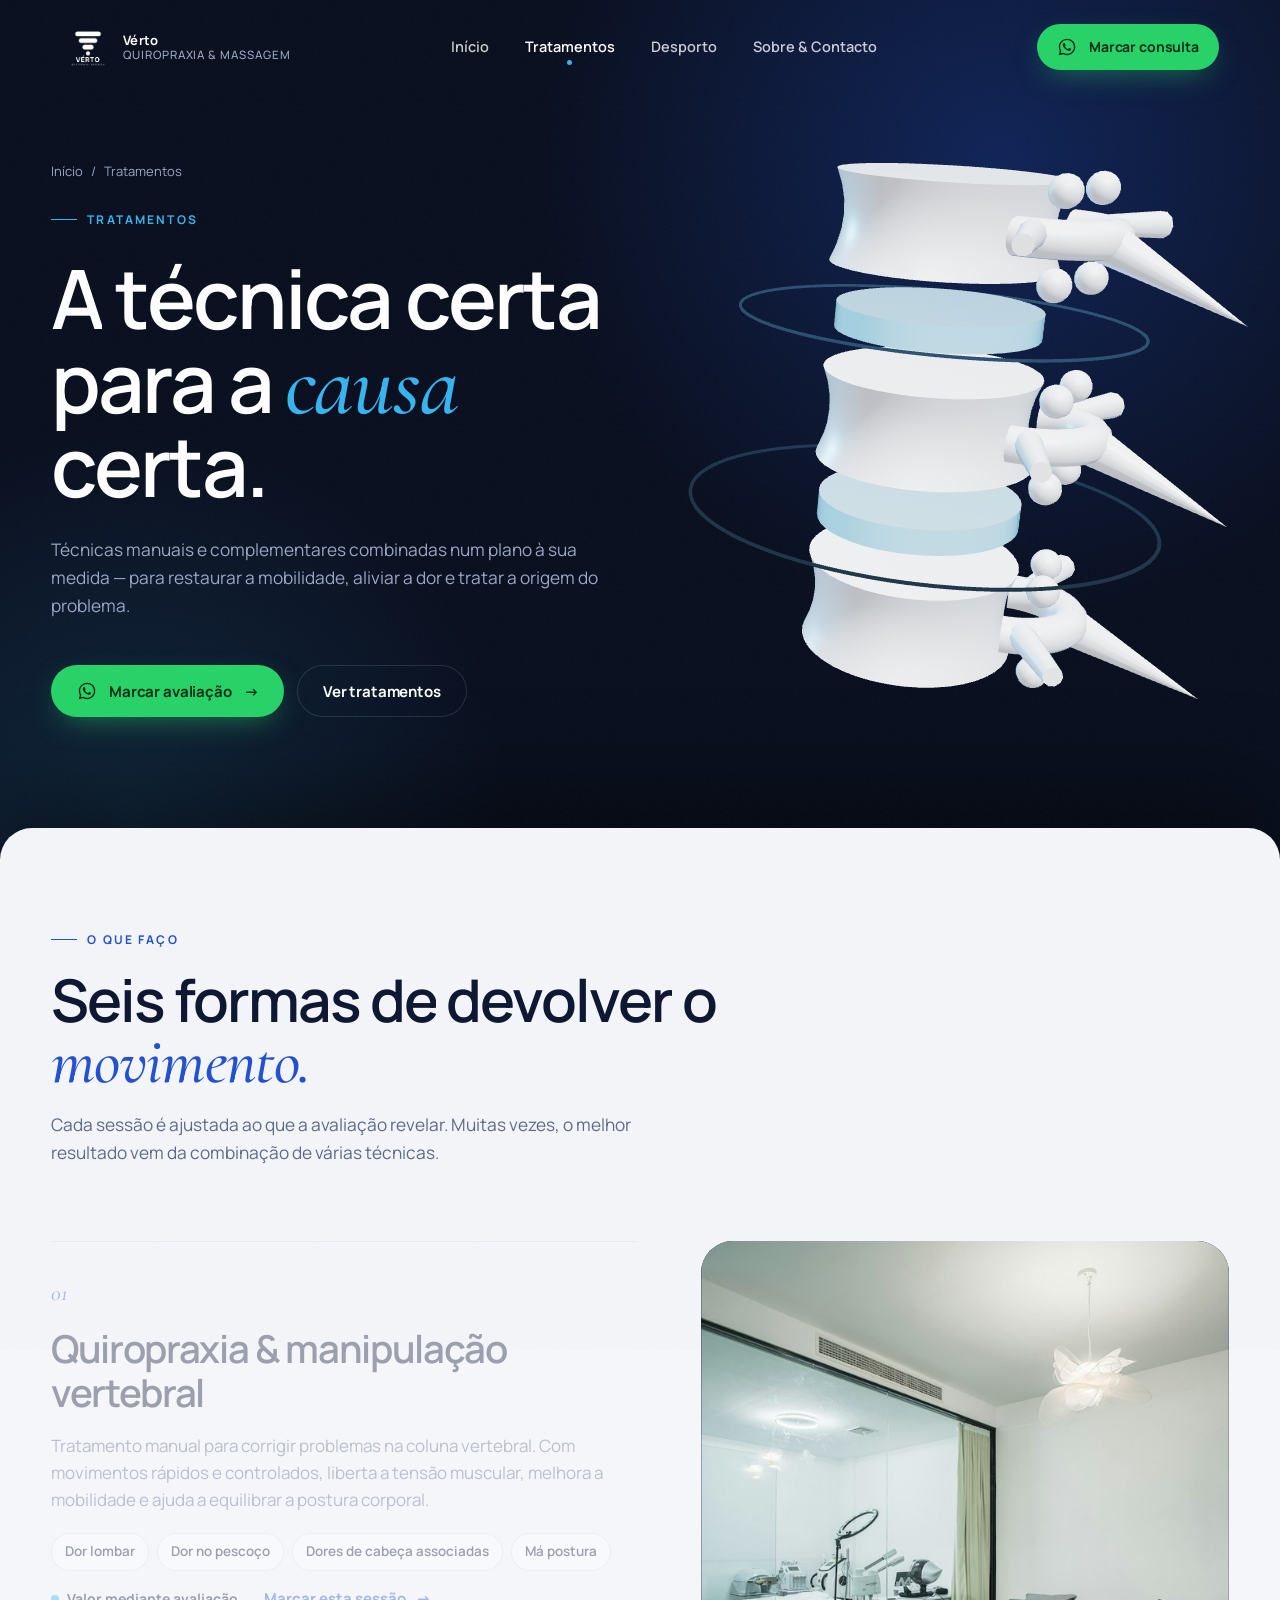
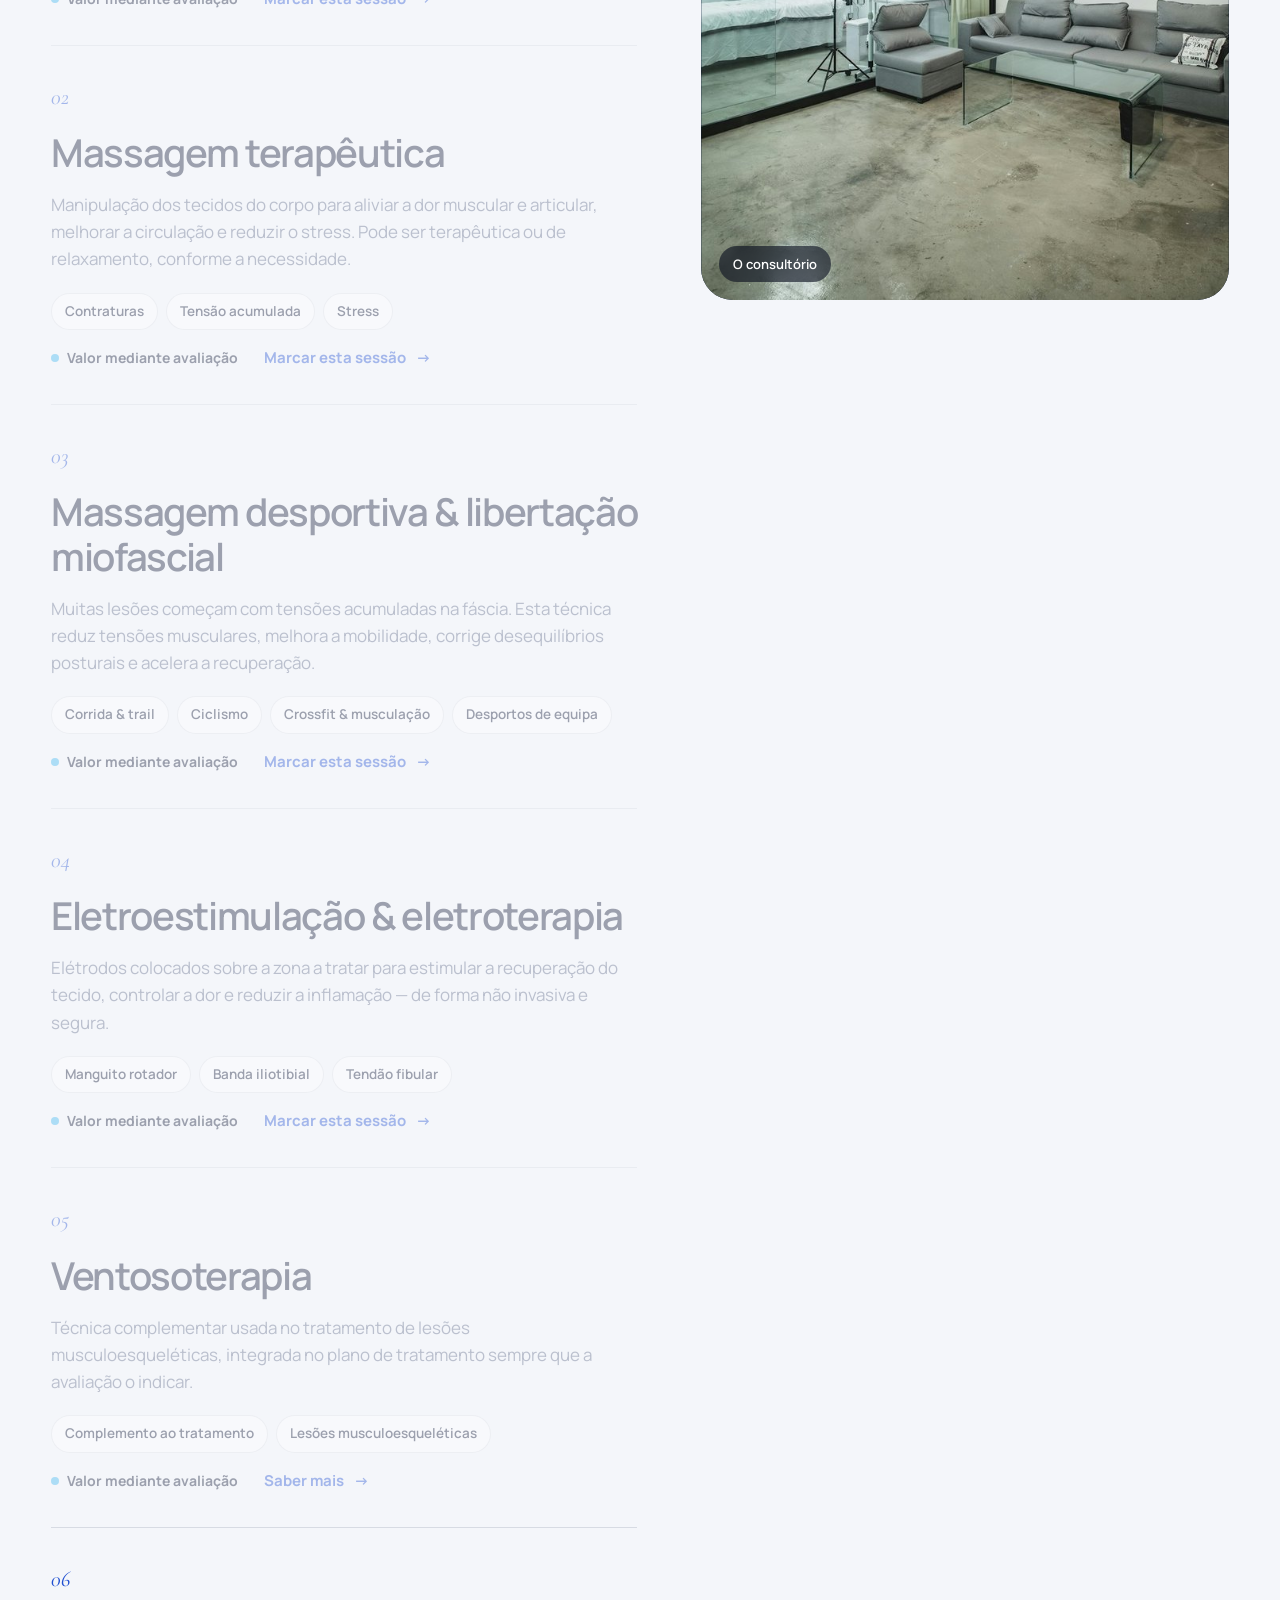
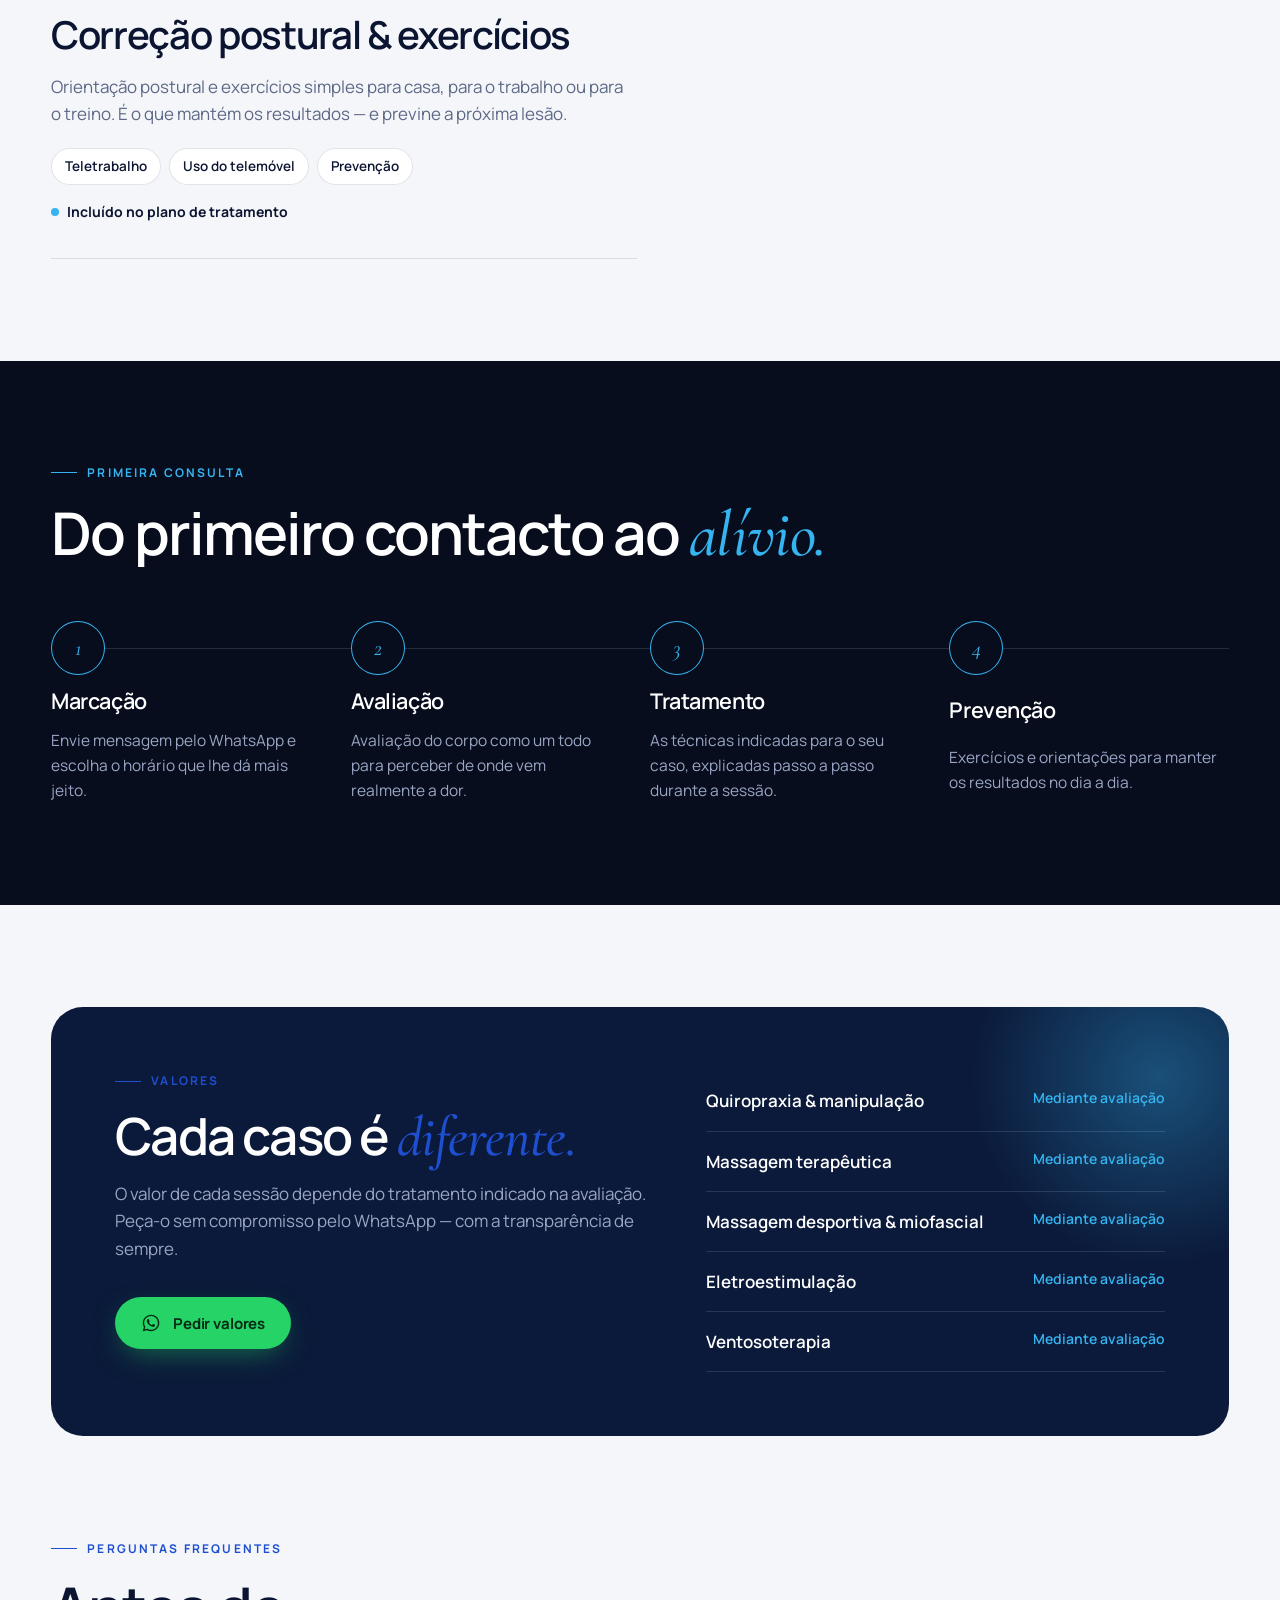
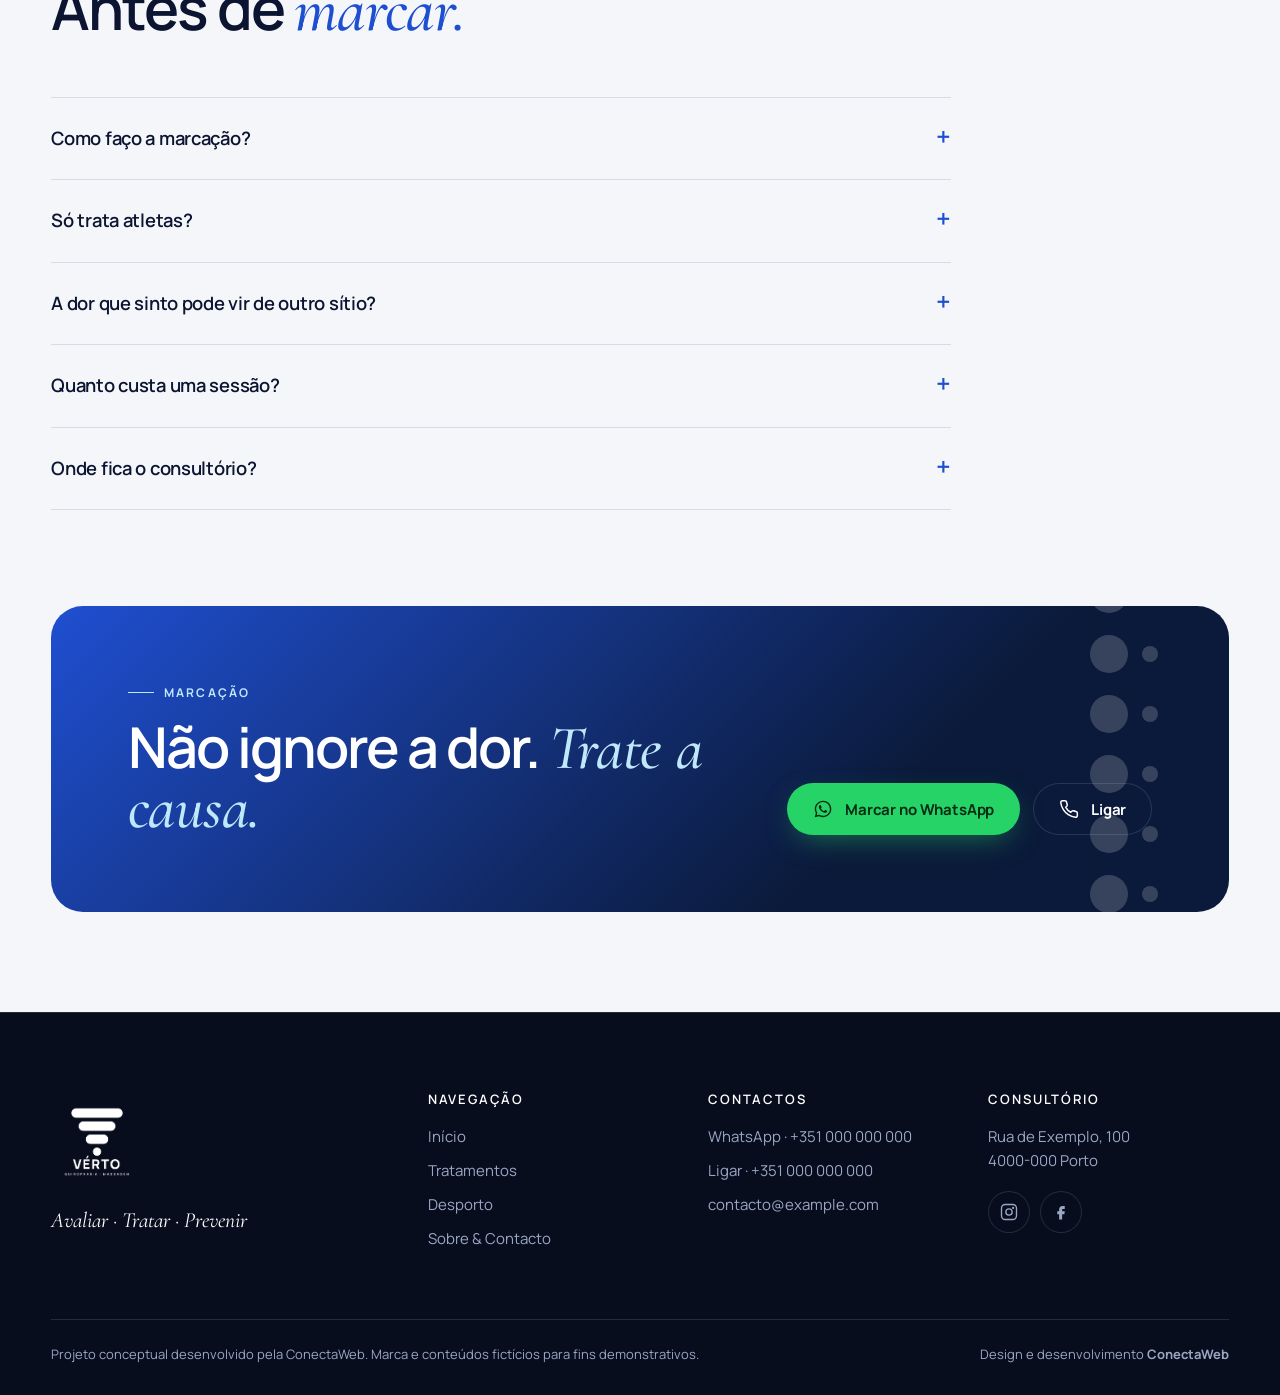
<file: site/tratamentos.html>
<!doctype html>
<html lang="pt-PT">
<head>
<meta charset="utf-8">
<meta name="viewport" content="width=device-width, initial-scale=1, viewport-fit=cover">
<title>Tratamentos · Vérto — projeto conceptual ConectaWeb</title>
<meta name="description" content="Quiropraxia e manipulação vertebral, massagem terapêutica e desportiva, libertação miofascial, eletroestimulação, ventosoterapia e correção postural — marca fictícia, projeto conceptual da ConectaWeb.">
<meta name="robots" content="noindex, nofollow">

<meta name="theme-color" content="#070d1d">
<meta property="og:type" content="website">
<meta property="og:locale" content="pt_PT">
<meta property="og:title" content="Tratamentos · Vérto — projeto conceptual ConectaWeb">
<meta property="og:description" content="Quiropraxia e manipulação vertebral, massagem terapêutica e desportiva, libertação miofascial, eletroestimulação, ventosoterapia e correção postural — marca fictícia, projeto conceptual da ConectaWeb.">
<meta property="og:image" content="/assets/brand/og-image.jpg">
<meta name="author" content="ConectaWeb — projeto conceptual, marca e conteúdos fictícios">
<link rel="icon" type="image/png" href="assets/brand/favicon.png">
<link rel="apple-touch-icon" href="assets/brand/apple-touch-icon.png">
<link rel="preconnect" href="https://fonts.googleapis.com">
<link rel="preconnect" href="https://fonts.gstatic.com" crossorigin>
<link href="https://fonts.googleapis.com/css2?family=Cormorant+Garamond:ital,wght@1,500;1,600&family=Manrope:wght@400;500;600;700;800&display=swap" rel="stylesheet">
<link rel="stylesheet" href="assets/css/style.css?v=f9190336">
<script type="importmap">{"imports":{"three":"./vendor/three/three.module.min.js","three/addons/":"./vendor/three/addons/"}}</script>
</head>
<body class="grain page-tratamentos">
<div class="page-veil" aria-hidden="true"><div class="veil-spine"><i style="--i:0"></i><i style="--i:1"></i><i style="--i:2"></i><i style="--i:3"></i><i style="--i:4"></i><i style="--i:5"></i><i style="--i:6"></i><i style="--i:7"></i></div></div>
<header class="site-header">
  <div class="wrap">
    <nav class="nav" aria-label="Principal">
      <a class="brand" href="index.html" aria-label="Vérto — página inicial">
        <img src="assets/brand/logo-light.png" alt="" width="46" height="46">
        <span>Vérto<small>Quiropraxia &amp; Massagem</small></span>
      </a>
      <ul class="nav-links">
<li><a href="index.html">Início</a></li>
<li><a href="tratamentos.html" aria-current="page">Tratamentos</a></li>
<li><a href="desporto.html">Desporto</a></li>
<li><a href="sobre.html">Sobre &amp; Contacto</a></li>
      </ul>
      <a class="btn btn--wa" href="https://wa.me/?text=Ol%C3%A1%21%20Gostaria%20de%20marcar%20uma%20consulta.%20Qual%20a%20pr%C3%B3xima%20disponibilidade%3F" target="_blank" rel="noopener"><svg viewBox="0 0 24 24" fill="currentColor" aria-hidden="true"><path d="M12.04 2C6.58 2 2.13 6.45 2.13 11.91c0 1.75.46 3.45 1.32 4.95L2.05 22l5.25-1.38a9.9 9.9 0 0 0 4.74 1.21h.01c5.46 0 9.91-4.45 9.91-9.91 0-2.65-1.03-5.14-2.9-7.01A9.84 9.84 0 0 0 12.04 2Zm0 18.15h-.01a8.2 8.2 0 0 1-4.19-1.15l-.3-.18-3.11.82.83-3.04-.2-.31a8.2 8.2 0 0 1-1.26-4.38c0-4.54 3.7-8.23 8.24-8.23 2.2 0 4.27.86 5.82 2.42a8.17 8.17 0 0 1 2.41 5.82c0 4.54-3.7 8.23-8.23 8.23Zm4.52-6.16c-.25-.12-1.47-.72-1.69-.81-.23-.08-.39-.12-.56.13-.16.25-.64.81-.79.97-.14.17-.29.19-.54.06-.25-.12-1.05-.39-1.99-1.23-.74-.66-1.23-1.47-1.38-1.72-.14-.25-.02-.38.11-.51.11-.11.25-.29.37-.43.13-.15.17-.25.25-.42.08-.17.04-.31-.02-.43-.06-.13-.56-1.35-.77-1.85-.2-.48-.41-.42-.56-.43h-.48c-.17 0-.43.06-.66.31-.22.25-.86.85-.86 2.07 0 1.22.89 2.4 1.01 2.56.12.17 1.75 2.67 4.23 3.74.59.26 1.05.41 1.41.52.59.19 1.13.16 1.56.1.48-.07 1.47-.6 1.67-1.18.21-.58.21-1.07.14-1.18-.06-.1-.22-.16-.47-.29Z"/></svg> Marcar consulta</a>
      <button class="burger" type="button" aria-label="Abrir menu" aria-expanded="false"><span></span><span></span></button>
    </nav>
  </div>
</header>
<div class="mobile-menu" aria-label="Menu">
<a class="big" href="index.html"><span>01</span>Início</a>
<a class="big" href="tratamentos.html" aria-current="page"><span>02</span>Tratamentos</a>
<a class="big" href="desporto.html"><span>03</span>Desporto</a>
<a class="big" href="sobre.html"><span>04</span>Sobre &amp; Contacto</a>
  <a class="btn btn--wa" href="https://wa.me/?text=Ol%C3%A1%21%20Gostaria%20de%20marcar%20uma%20consulta.%20Qual%20a%20pr%C3%B3xima%20disponibilidade%3F" target="_blank" rel="noopener"><svg viewBox="0 0 24 24" fill="currentColor" aria-hidden="true"><path d="M12.04 2C6.58 2 2.13 6.45 2.13 11.91c0 1.75.46 3.45 1.32 4.95L2.05 22l5.25-1.38a9.9 9.9 0 0 0 4.74 1.21h.01c5.46 0 9.91-4.45 9.91-9.91 0-2.65-1.03-5.14-2.9-7.01A9.84 9.84 0 0 0 12.04 2Zm0 18.15h-.01a8.2 8.2 0 0 1-4.19-1.15l-.3-.18-3.11.82.83-3.04-.2-.31a8.2 8.2 0 0 1-1.26-4.38c0-4.54 3.7-8.23 8.24-8.23 2.2 0 4.27.86 5.82 2.42a8.17 8.17 0 0 1 2.41 5.82c0 4.54-3.7 8.23-8.23 8.23Zm4.52-6.16c-.25-.12-1.47-.72-1.69-.81-.23-.08-.39-.12-.56.13-.16.25-.64.81-.79.97-.14.17-.29.19-.54.06-.25-.12-1.05-.39-1.99-1.23-.74-.66-1.23-1.47-1.38-1.72-.14-.25-.02-.38.11-.51.11-.11.25-.29.37-.43.13-.15.17-.25.25-.42.08-.17.04-.31-.02-.43-.06-.13-.56-1.35-.77-1.85-.2-.48-.41-.42-.56-.43h-.48c-.17 0-.43.06-.66.31-.22.25-.86.85-.86 2.07 0 1.22.89 2.4 1.01 2.56.12.17 1.75 2.67 4.23 3.74.59.26 1.05.41 1.41.52.59.19 1.13.16 1.56.1.48-.07 1.47-.6 1.67-1.18.21-.58.21-1.07.14-1.18-.06-.1-.22-.16-.47-.29Z"/></svg> Marcar no WhatsApp</a>
  <div class="mm-foot">Rua de Exemplo, 100 · Porto<br><a href="tel:+351000000000">+351 000 000 000</a></div>
</div>
<div class="bg-glow" aria-hidden="true"></div>
<main>
  <section class="page-hero">
    <canvas class="hero-canvas" data-stage="vertebra" aria-hidden="true"></canvas>
    <div class="wrap hero-grid">
      <div class="hero-copy">
        <nav class="crumb" aria-label="Localização" data-reveal="0"><a href="index.html">Início</a><span>/</span><span>Tratamentos</span></nav>
        <span class="eyebrow" data-reveal="0">Tratamentos</span>
        <h1 data-split>A técnica certa para a <em>causa</em> certa.</h1>
        <p class="lead" data-reveal="1">Técnicas manuais e complementares combinadas num plano à sua medida — para restaurar a mobilidade, aliviar a dor e tratar a origem do problema.</p>
        <div class="hero-ctas" data-reveal="2">
          <a class="btn btn--wa" href="https://wa.me/?text=Ol%C3%A1%21%20Gostaria%20de%20marcar%20uma%20consulta.%20Qual%20a%20pr%C3%B3xima%20disponibilidade%3F" target="_blank" rel="noopener"><svg viewBox="0 0 24 24" fill="currentColor" aria-hidden="true"><path d="M12.04 2C6.58 2 2.13 6.45 2.13 11.91c0 1.75.46 3.45 1.32 4.95L2.05 22l5.25-1.38a9.9 9.9 0 0 0 4.74 1.21h.01c5.46 0 9.91-4.45 9.91-9.91 0-2.65-1.03-5.14-2.9-7.01A9.84 9.84 0 0 0 12.04 2Zm0 18.15h-.01a8.2 8.2 0 0 1-4.19-1.15l-.3-.18-3.11.82.83-3.04-.2-.31a8.2 8.2 0 0 1-1.26-4.38c0-4.54 3.7-8.23 8.24-8.23 2.2 0 4.27.86 5.82 2.42a8.17 8.17 0 0 1 2.41 5.82c0 4.54-3.7 8.23-8.23 8.23Zm4.52-6.16c-.25-.12-1.47-.72-1.69-.81-.23-.08-.39-.12-.56.13-.16.25-.64.81-.79.97-.14.17-.29.19-.54.06-.25-.12-1.05-.39-1.99-1.23-.74-.66-1.23-1.47-1.38-1.72-.14-.25-.02-.38.11-.51.11-.11.25-.29.37-.43.13-.15.17-.25.25-.42.08-.17.04-.31-.02-.43-.06-.13-.56-1.35-.77-1.85-.2-.48-.41-.42-.56-.43h-.48c-.17 0-.43.06-.66.31-.22.25-.86.85-.86 2.07 0 1.22.89 2.4 1.01 2.56.12.17 1.75 2.67 4.23 3.74.59.26 1.05.41 1.41.52.59.19 1.13.16 1.56.1.48-.07 1.47-.6 1.67-1.18.21-.58.21-1.07.14-1.18-.06-.1-.22-.16-.47-.29Z"/></svg> Marcar avaliação <span class="arrow">→</span></a>
          <a class="btn btn--ghost" href="#lista">Ver tratamentos</a>
        </div>
      </div>
    </div>
  </section>

  <section class="on-light solid rounded-top lift pad" id="lista">
    <div class="wrap">
      <div class="section-head">
        <span class="eyebrow">O que faço</span>
        <h2 data-split>Seis formas de devolver o <em>movimento.</em></h2>
        <p class="lead" data-reveal>Cada sessão é ajustada ao que a avaliação revelar. Muitas vezes, o melhor resultado vem da combinação de várias técnicas.</p>
      </div>
      <div class="tx">
        <div class="tx-list">
          <article class="tx-item is-active">
            <span class="idx">01</span>
            <div class="tx-img"><img src="assets/img/quiropraxia-sessao.jpg" alt="" loading="lazy"></div>
            <h3>Quiropraxia &amp; manipulação vertebral</h3>
            <p>Tratamento manual para corrigir problemas na coluna vertebral. Com movimentos rápidos e controlados, liberta a tensão muscular, melhora a mobilidade e ajuda a equilibrar a postura corporal.</p>
            <ul class="chips"><li>Dor lombar</li><li>Dor no pescoço</li><li>Dores de cabeça associadas</li><li>Má postura</li></ul>
            <div class="tx-meta"><span class="price">Valor mediante avaliação</span><a class="link-arrow" href="https://wa.me/?text=Ol%C3%A1%21%20Gostaria%20de%20marcar%20uma%20sess%C3%A3o%20de%20quiropraxia." target="_blank" rel="noopener">Marcar esta sessão</a></div>
          </article>
          <article class="tx-item">
            <span class="idx">02</span>
            <div class="tx-img"><img src="assets/img/massagem-terapeutica.jpg" alt="" loading="lazy"></div>
            <h3>Massagem terapêutica</h3>
            <p>Manipulação dos tecidos do corpo para aliviar a dor muscular e articular, melhorar a circulação e reduzir o stress. Pode ser terapêutica ou de relaxamento, conforme a necessidade.</p>
            <ul class="chips"><li>Contraturas</li><li>Tensão acumulada</li><li>Stress</li></ul>
            <div class="tx-meta"><span class="price">Valor mediante avaliação</span><a class="link-arrow" href="https://wa.me/?text=Ol%C3%A1%21%20Gostaria%20de%20marcar%20uma%20massagem%20terap%C3%AAutica." target="_blank" rel="noopener">Marcar esta sessão</a></div>
          </article>
          <article class="tx-item">
            <span class="idx">03</span>
            <div class="tx-img"><img src="assets/img/massagem-desportiva.jpg" alt="" loading="lazy"></div>
            <h3>Massagem desportiva &amp; libertação miofascial</h3>
            <p>Muitas lesões começam com tensões acumuladas na fáscia. Esta técnica reduz tensões musculares, melhora a mobilidade, corrige desequilíbrios posturais e acelera a recuperação.</p>
            <ul class="chips"><li>Corrida &amp; trail</li><li>Ciclismo</li><li>Crossfit &amp; musculação</li><li>Desportos de equipa</li></ul>
            <div class="tx-meta"><span class="price">Valor mediante avaliação</span><a class="link-arrow" href="https://wa.me/?text=Ol%C3%A1%21%20Gostaria%20de%20marcar%20uma%20massagem%20desportiva%20/%20liberta%C3%A7%C3%A3o%20miofascial." target="_blank" rel="noopener">Marcar esta sessão</a></div>
          </article>
          <article class="tx-item">
            <span class="idx">04</span>
            <div class="tx-img"><img src="assets/img/tratamento-eletroestimulacao.jpg" alt="" loading="lazy"></div>
            <h3>Eletroestimulação &amp; eletroterapia</h3>
            <p>Elétrodos colocados sobre a zona a tratar para estimular a recuperação do tecido, controlar a dor e reduzir a inflamação — de forma não invasiva e segura.</p>
            <ul class="chips"><li>Manguito rotador</li><li>Banda iliotibial</li><li>Tendão fibular</li></ul>
            <div class="tx-meta"><span class="price">Valor mediante avaliação</span><a class="link-arrow" href="https://wa.me/?text=Ol%C3%A1%21%20Gostaria%20de%20saber%20mais%20sobre%20eletroestimula%C3%A7%C3%A3o%20para%20a%20minha%20les%C3%A3o." target="_blank" rel="noopener">Marcar esta sessão</a></div>
          </article>
          <article class="tx-item">
            <span class="idx">05</span>
            <div class="tx-img"><img src="assets/img/ventosoterapia.jpg" alt="" loading="lazy"></div>
            <h3>Ventosoterapia</h3>
            <p>Técnica complementar usada no tratamento de lesões musculoesqueléticas, integrada no plano de tratamento sempre que a avaliação o indicar.</p>
            <ul class="chips"><li>Complemento ao tratamento</li><li>Lesões musculoesqueléticas</li></ul>
            <div class="tx-meta"><span class="price">Valor mediante avaliação</span><a class="link-arrow" href="https://wa.me/?text=Ol%C3%A1%21%20Gostaria%20de%20saber%20mais%20sobre%20ventosoterapia." target="_blank" rel="noopener">Saber mais</a></div>
          </article>
          <article class="tx-item">
            <span class="idx">06</span>
            <div class="tx-img"><img src="assets/img/consultorio-sala.jpg" alt="" loading="lazy"></div>
            <h3>Correção postural &amp; exercícios</h3>
            <p>Orientação postural e exercícios simples para casa, para o trabalho ou para o treino. É o que mantém os resultados — e previne a próxima lesão.</p>
            <ul class="chips"><li>Teletrabalho</li><li>Uso do telemóvel</li><li>Prevenção</li></ul>
            <div class="tx-meta"><span class="price">Incluído no plano de tratamento</span></div>
          </article>
        </div>
        <div class="tx-stage" aria-hidden="true">
          <figure class="is-active"><img src="assets/img/quiropraxia-sessao.jpg" alt=""><figcaption>Quiropraxia</figcaption></figure>
          <figure><img src="assets/img/massagem-terapeutica.jpg" alt=""><figcaption>Massagem terapêutica</figcaption></figure>
          <figure><img src="assets/img/massagem-desportiva.jpg" alt=""><figcaption>Libertação miofascial</figcaption></figure>
          <figure><img src="assets/img/tratamento-eletroestimulacao.jpg" alt=""><figcaption>Eletroestimulação</figcaption></figure>
          <figure><img src="assets/img/ventosoterapia.jpg" alt=""><figcaption>Ventosoterapia</figcaption></figure>
          <figure><img src="assets/img/consultorio-sala.jpg" alt=""><figcaption>O consultório</figcaption></figure>
        </div>
      </div>
    </div>
  </section>

  <section class="pad solid" style="background:var(--ink)">
    <div class="wrap">
      <div class="section-head">
        <span class="eyebrow">Primeira consulta</span>
        <h2 data-split>Do primeiro contacto ao <em>alívio.</em></h2>
      </div>
      <div class="journey">
        <i class="bar" aria-hidden="true"></i>
        <div class="jstep"><span class="dot">1</span><h3>Marcação</h3><p>Envie mensagem pelo WhatsApp e escolha o horário que lhe dá mais jeito.</p></div>
        <div class="jstep"><span class="dot">2</span><h3>Avaliação</h3><p>Avaliação do corpo como um todo para perceber de onde vem realmente a dor.</p></div>
        <div class="jstep"><span class="dot">3</span><h3>Tratamento</h3><p>As técnicas indicadas para o seu caso, explicadas passo a passo durante a sessão.</p></div>
        <div class="jstep"><span class="dot">4</span><h3>Prevenção</h3><p>Exercícios e orientações para manter os resultados no dia a dia.</p></div>
      </div>
    </div>
  </section>

  <section class="on-light solid pad">
    <div class="wrap">
      <div class="price-card" data-reveal>
        <div style="position:relative;z-index:1;display:grid;gap:18px;align-content:start">
          <span class="eyebrow">Valores</span>
          <h2 style="font-size:clamp(2rem,4vw,3.4rem)">Cada caso é <em>diferente.</em></h2>
          <p style="color:var(--muted-d)">O valor de cada sessão depende do tratamento indicado na avaliação. Peça-o sem compromisso pelo WhatsApp — com a transparência de sempre.</p>
          <div><a class="btn btn--wa" href="https://wa.me/?text=Ol%C3%A1%21%20Gostaria%20de%20saber%20os%20valores%20das%20consultas." target="_blank" rel="noopener"><svg viewBox="0 0 24 24" fill="currentColor" aria-hidden="true"><path d="M12.04 2C6.58 2 2.13 6.45 2.13 11.91c0 1.75.46 3.45 1.32 4.95L2.05 22l5.25-1.38a9.9 9.9 0 0 0 4.74 1.21h.01c5.46 0 9.91-4.45 9.91-9.91 0-2.65-1.03-5.14-2.9-7.01A9.84 9.84 0 0 0 12.04 2Zm0 18.15h-.01a8.2 8.2 0 0 1-4.19-1.15l-.3-.18-3.11.82.83-3.04-.2-.31a8.2 8.2 0 0 1-1.26-4.38c0-4.54 3.7-8.23 8.24-8.23 2.2 0 4.27.86 5.82 2.42a8.17 8.17 0 0 1 2.41 5.82c0 4.54-3.7 8.23-8.23 8.23Zm4.52-6.16c-.25-.12-1.47-.72-1.69-.81-.23-.08-.39-.12-.56.13-.16.25-.64.81-.79.97-.14.17-.29.19-.54.06-.25-.12-1.05-.39-1.99-1.23-.74-.66-1.23-1.47-1.38-1.72-.14-.25-.02-.38.11-.51.11-.11.25-.29.37-.43.13-.15.17-.25.25-.42.08-.17.04-.31-.02-.43-.06-.13-.56-1.35-.77-1.85-.2-.48-.41-.42-.56-.43h-.48c-.17 0-.43.06-.66.31-.22.25-.86.85-.86 2.07 0 1.22.89 2.4 1.01 2.56.12.17 1.75 2.67 4.23 3.74.59.26 1.05.41 1.41.52.59.19 1.13.16 1.56.1.48-.07 1.47-.6 1.67-1.18.21-.58.21-1.07.14-1.18-.06-.1-.22-.16-.47-.29Z"/></svg> Pedir valores</a></div>
        </div>
        <ul>
          <li>Quiropraxia &amp; manipulação <span>Mediante avaliação</span></li>
          <li>Massagem terapêutica <span>Mediante avaliação</span></li>
          <li>Massagem desportiva &amp; miofascial <span>Mediante avaliação</span></li>
          <li>Eletroestimulação <span>Mediante avaliação</span></li>
          <li>Ventosoterapia <span>Mediante avaliação</span></li>
        </ul>
      </div>
    </div>
  </section>

  <section class="on-light solid" style="padding-bottom:clamp(24px,3vw,40px)">
    <div class="wrap">
      <div class="section-head">
        <span class="eyebrow">Perguntas frequentes</span>
        <h2 data-split>Antes de <em>marcar.</em></h2>
      </div>
      <div class="faq" data-stagger>
        <details><summary>Como faço a marcação?</summary><div class="ans">Pelo WhatsApp, por telefone ou por email. Neste projeto conceptual, os contactos apresentados são fictícios.</div></details>
        <details><summary>Só trata atletas?</summary><div class="ans">Não. Tratamos tanto lesões provocadas pelo desporto como dores do dia a dia: dor lombar, cervical, ciática, contraturas e problemas de postura de quem trabalha sentado ou passa muito tempo ao telemóvel.</div></details>
        <details><summary>A dor que sinto pode vir de outro sítio?</summary><div class="ans">Sim — chama-se dor reflexa. Por isso a consulta começa por avaliar o corpo como um todo, para tratar a origem e não apenas o sintoma.</div></details>
        <details><summary>Quanto custa uma sessão?</summary><div class="ans">Depende do tratamento indicado. O valor é comunicado na marcação, mediante avaliação.</div></details>
        <details><summary>Onde fica o consultório?</summary><div class="ans">Rua de Exemplo, 100, 4000-000 Porto (morada fictícia). <a class="link-arrow" href="https://www.google.com/maps/search/?api=1&query=Porto%2C+Portugal" target="_blank" rel="noopener">Abrir no Google Maps</a></div></details>
      </div>
    </div>
  </section>

  <section class="cta-band solid" style="background:var(--paper)">
    <div class="wrap">
      <div class="cta-box">
        <div class="dots" aria-hidden="true"><i></i><i></i><i></i><i></i><i></i><i></i></div>
        <div style="display:grid;gap:16px;position:relative;z-index:1">
          <span class="eyebrow" style="color:var(--sky-soft)">Marcação</span>
          <h2>Não ignore a dor. <em>Trate a causa.</em></h2>
        </div>
        <div class="actions">
          <a class="btn btn--wa" href="https://wa.me/?text=Ol%C3%A1%21%20Gostaria%20de%20marcar%20uma%20consulta.%20Qual%20a%20pr%C3%B3xima%20disponibilidade%3F" target="_blank" rel="noopener"><svg viewBox="0 0 24 24" fill="currentColor" aria-hidden="true"><path d="M12.04 2C6.58 2 2.13 6.45 2.13 11.91c0 1.75.46 3.45 1.32 4.95L2.05 22l5.25-1.38a9.9 9.9 0 0 0 4.74 1.21h.01c5.46 0 9.91-4.45 9.91-9.91 0-2.65-1.03-5.14-2.9-7.01A9.84 9.84 0 0 0 12.04 2Zm0 18.15h-.01a8.2 8.2 0 0 1-4.19-1.15l-.3-.18-3.11.82.83-3.04-.2-.31a8.2 8.2 0 0 1-1.26-4.38c0-4.54 3.7-8.23 8.24-8.23 2.2 0 4.27.86 5.82 2.42a8.17 8.17 0 0 1 2.41 5.82c0 4.54-3.7 8.23-8.23 8.23Zm4.52-6.16c-.25-.12-1.47-.72-1.69-.81-.23-.08-.39-.12-.56.13-.16.25-.64.81-.79.97-.14.17-.29.19-.54.06-.25-.12-1.05-.39-1.99-1.23-.74-.66-1.23-1.47-1.38-1.72-.14-.25-.02-.38.11-.51.11-.11.25-.29.37-.43.13-.15.17-.25.25-.42.08-.17.04-.31-.02-.43-.06-.13-.56-1.35-.77-1.85-.2-.48-.41-.42-.56-.43h-.48c-.17 0-.43.06-.66.31-.22.25-.86.85-.86 2.07 0 1.22.89 2.4 1.01 2.56.12.17 1.75 2.67 4.23 3.74.59.26 1.05.41 1.41.52.59.19 1.13.16 1.56.1.48-.07 1.47-.6 1.67-1.18.21-.58.21-1.07.14-1.18-.06-.1-.22-.16-.47-.29Z"/></svg> Marcar no WhatsApp</a>
          <a class="btn btn--ghost" href="tel:+351000000000"><svg viewBox="0 0 24 24" fill="none" stroke="currentColor" stroke-width="1.8" stroke-linecap="round" stroke-linejoin="round" aria-hidden="true"><path d="M22 16.92v3a2 2 0 0 1-2.18 2 19.79 19.79 0 0 1-8.63-3.07 19.5 19.5 0 0 1-6-6A19.79 19.79 0 0 1 2.12 4.18 2 2 0 0 1 4.11 2h3a2 2 0 0 1 2 1.72c.13.96.36 1.9.7 2.81a2 2 0 0 1-.45 2.11L8.09 9.91a16 16 0 0 0 6 6l1.27-1.27a2 2 0 0 1 2.11-.45c.91.34 1.85.57 2.81.7A2 2 0 0 1 22 16.92Z"/></svg> Ligar</a>
        </div>
      </div>
    </div>
  </section>
</main>
<footer class="site-footer">
  <div class="wrap">
    <div class="foot-grid">
      <div class="foot-brand">
        <img src="assets/brand/logo-light.png" alt="Vérto — Quiropraxia &amp; Massagem (marca fictícia)" width="92" height="92">
        <p class="tagline">Avaliar · Tratar · Prevenir</p>
      </div>
      <div>
        <h4>Navegação</h4>
        <ul><li><a href="index.html">Início</a></li>
<li><a href="tratamentos.html">Tratamentos</a></li>
<li><a href="desporto.html">Desporto</a></li>
<li><a href="sobre.html">Sobre &amp; Contacto</a></li></ul>
      </div>
      <div>
        <h4>Contactos</h4>
        <ul>
          <li><a href="https://wa.me/?text=Ol%C3%A1%21%20Gostaria%20de%20marcar%20uma%20consulta.%20Qual%20a%20pr%C3%B3xima%20disponibilidade%3F" target="_blank" rel="noopener">WhatsApp · +351 000 000 000</a></li>
          <li><a href="tel:+351000000000">Ligar · +351 000 000 000</a></li>
          <li><a href="mailto:contacto@example.com">contacto@example.com</a></li>
        </ul>
      </div>
      <div>
        <h4>Consultório</h4>
        <ul>
          <li><a href="https://www.google.com/maps/search/?api=1&query=Porto%2C+Portugal" target="_blank" rel="noopener">Rua de Exemplo, 100<br>4000-000 Porto</a></li>
        </ul>
        <div class="socials" style="margin-top:18px">
          <a href="#" aria-label="Instagram (demonstração)"><svg viewBox="0 0 24 24" fill="none" stroke="currentColor" stroke-width="1.8" stroke-linecap="round" stroke-linejoin="round" aria-hidden="true"><rect x="2" y="2" width="20" height="20" rx="5"/><circle cx="12" cy="12" r="4.2"/><circle cx="17.5" cy="6.5" r=".6" fill="currentColor"/></svg></a>
          <a href="#" aria-label="Facebook (demonstração)"><svg viewBox="0 0 24 24" fill="currentColor" aria-hidden="true"><path d="M14 8h3V4h-3c-2.76 0-4.5 1.79-4.5 4.6V11H7v4h2.5v7h4v-7h3l.5-4h-3.5V8.8c0-.53.27-.8.8-.8H14Z"/></svg></a>
        </div>
      </div>
    </div>
    <div class="foot-bottom">
      <span>Projeto conceptual desenvolvido pela ConectaWeb. Marca e conteúdos fictícios para fins demonstrativos.</span>
      <span>Design e desenvolvimento <a href="https://aconectaweb.com/" target="_blank" rel="noopener"><b>ConectaWeb</b></a></span>
    </div>
  </div>
</footer>
<div class="mobile-cta"><a class="btn btn--wa" href="https://wa.me/?text=Ol%C3%A1%21%20Gostaria%20de%20marcar%20uma%20consulta.%20Qual%20a%20pr%C3%B3xima%20disponibilidade%3F" target="_blank" rel="noopener"><svg viewBox="0 0 24 24" fill="currentColor" aria-hidden="true"><path d="M12.04 2C6.58 2 2.13 6.45 2.13 11.91c0 1.75.46 3.45 1.32 4.95L2.05 22l5.25-1.38a9.9 9.9 0 0 0 4.74 1.21h.01c5.46 0 9.91-4.45 9.91-9.91 0-2.65-1.03-5.14-2.9-7.01A9.84 9.84 0 0 0 12.04 2Zm0 18.15h-.01a8.2 8.2 0 0 1-4.19-1.15l-.3-.18-3.11.82.83-3.04-.2-.31a8.2 8.2 0 0 1-1.26-4.38c0-4.54 3.7-8.23 8.24-8.23 2.2 0 4.27.86 5.82 2.42a8.17 8.17 0 0 1 2.41 5.82c0 4.54-3.7 8.23-8.23 8.23Zm4.52-6.16c-.25-.12-1.47-.72-1.69-.81-.23-.08-.39-.12-.56.13-.16.25-.64.81-.79.97-.14.17-.29.19-.54.06-.25-.12-1.05-.39-1.99-1.23-.74-.66-1.23-1.47-1.38-1.72-.14-.25-.02-.38.11-.51.11-.11.25-.29.37-.43.13-.15.17-.25.25-.42.08-.17.04-.31-.02-.43-.06-.13-.56-1.35-.77-1.85-.2-.48-.41-.42-.56-.43h-.48c-.17 0-.43.06-.66.31-.22.25-.86.85-.86 2.07 0 1.22.89 2.4 1.01 2.56.12.17 1.75 2.67 4.23 3.74.59.26 1.05.41 1.41.52.59.19 1.13.16 1.56.1.48-.07 1.47-.6 1.67-1.18.21-.58.21-1.07.14-1.18-.06-.1-.22-.16-.47-.29Z"/></svg> Marcar consulta no WhatsApp</a></div>
<script src="vendor/gsap.min.js"></script>
<script src="vendor/ScrollTrigger.min.js"></script>
<script src="vendor/lenis.min.js"></script>
<script src="assets/js/main.js?v=2ff8a9ab"></script>
<script type="module" src="assets/js/spine3d.js?v=d650c629"></script>
</body>
</html>
</file>
<file: site/assets/css/style.css>
/* ==========================================================================
   Vérto — Quiropraxia & Massagem (projeto conceptual ConectaWeb)
   Paleta azul royal + ciano sobre uma base monocromática.
   ========================================================================== */
:root {
  --ink: #070d1d;
  --navy: #0b1a3a;
  --navy-2: #102552;
  --royal: #1f4fd1;
  --royal-2: #2c63f0;
  --sky: #35b4f0;
  --sky-soft: #bfe8fb;
  --paper: #f4f6fa;
  --white: #ffffff;
  --bone: #e8edf4;
  --text: #0b1430;
  --muted: #5d6886;
  --muted-d: #9aa6c4;
  --line: rgba(11, 26, 58, 0.12);
  --line-d: rgba(191, 232, 251, 0.14);
  --warm: #ff6a4d;
  --wa: #25d366;

  --f-sans: 'Manrope', system-ui, -apple-system, 'Segoe UI', sans-serif;
  --f-serif: 'Cormorant Garamond', 'Times New Roman', serif;

  --r-lg: 32px;
  --r-md: 20px;
  --r-sm: 12px;
  --gut: clamp(16px, 4vw, 56px);
  --max: 1320px;
  --ease: cubic-bezier(0.22, 1, 0.36, 1);
}

*, *::before, *::after { box-sizing: border-box; }
html { -webkit-text-size-adjust: 100%; }
html.lenis, html.lenis body { height: auto; }
.lenis.lenis-smooth { scroll-behavior: auto !important; }
body {
  margin: 0;
  font-family: var(--f-sans);
  font-size: 17px;
  line-height: 1.6;
  color: var(--white);
  background: var(--ink);
  -webkit-font-smoothing: antialiased;
  overflow-x: clip;
}
img { max-width: 100%; display: block; }
a { color: inherit; text-decoration: none; }
button { font: inherit; color: inherit; cursor: pointer; border: 0; background: none; }
::selection { background: var(--sky); color: var(--ink); }
:focus-visible { outline: 2px solid var(--sky); outline-offset: 3px; border-radius: 6px; }

.wrap { width: 100%; max-width: var(--max); margin: 0 auto; padding: 0 var(--gut); }
.sr-only { position: absolute; width: 1px; height: 1px; overflow: hidden; clip: rect(0 0 0 0); white-space: nowrap; }

/* ---------------------------------------------------------------- tipografia */
.eyebrow {
  display: inline-flex; align-items: center; gap: 10px;
  font-size: 12px; font-weight: 700; letter-spacing: 0.18em; text-transform: uppercase;
  color: var(--sky);
}
.eyebrow::before { content: ''; width: 26px; height: 1px; background: currentColor; }
.on-light .eyebrow { color: var(--royal); }
h1, h2, h3, h4 { margin: 0; font-weight: 600; letter-spacing: -0.035em; line-height: 1.02; }
h1 { font-size: clamp(2.6rem, 6.4vw, 6.1rem); }
h2 { font-size: clamp(2.1rem, 4.6vw, 4.2rem); }
h3 { font-size: clamp(1.4rem, 2.2vw, 1.9rem); letter-spacing: -0.02em; line-height: 1.15; }
h1 em, h2 em, h3 em, .serif {
  font-family: var(--f-serif); font-style: italic; font-weight: 500;
  letter-spacing: -0.01em; font-size: 1.1em; line-height: 0.9;
}
h1 em, h2 em { color: var(--sky); }
.on-light h1 em, .on-light h2 em { color: var(--royal); }
.lead { font-size: clamp(1.05rem, 1.35vw, 1.25rem); color: var(--muted-d); max-width: 34em; }
.on-light .lead { color: var(--muted); }
p { margin: 0 0 1em; }

/* split words */
.w { display: inline-block; overflow: hidden; vertical-align: top; padding-bottom: 0.08em; margin-bottom: -0.08em; }
.w > span { display: inline-block; transform-origin: 50% 100%; will-change: transform; }

/* ------------------------------------------------------------------ botões */
.btn {
  --bg: var(--sky); --fg: var(--ink);
  position: relative; display: inline-flex; align-items: center; gap: 12px;
  padding: 16px 26px; border-radius: 999px;
  background: var(--bg); color: var(--fg);
  font-weight: 700; font-size: 15px; letter-spacing: -0.01em; line-height: 1;
  transition: transform 0.4s var(--ease), box-shadow 0.4s var(--ease), background 0.3s;
  box-shadow: 0 10px 30px -10px rgba(53, 180, 240, 0.6);
  will-change: transform;
}
.btn:hover { box-shadow: 0 16px 40px -10px rgba(53, 180, 240, 0.85); }
.btn svg { width: 20px; height: 20px; flex: none; }
.btn--wa { --bg: var(--wa); --fg: #062b14; box-shadow: 0 10px 30px -10px rgba(37, 211, 102, 0.55); }
.btn--wa:hover { box-shadow: 0 16px 44px -10px rgba(37, 211, 102, 0.8); }
.btn--ghost { --bg: transparent; --fg: var(--white); box-shadow: inset 0 0 0 1px var(--line-d); }
.btn--ghost:hover { box-shadow: inset 0 0 0 1px var(--sky); }
.on-light .btn--ghost { --fg: var(--text); box-shadow: inset 0 0 0 1px var(--line); }
.on-light .btn--ghost:hover { box-shadow: inset 0 0 0 1px var(--royal); }
.btn--dark { --bg: var(--navy); --fg: var(--white); box-shadow: 0 10px 30px -12px rgba(11, 26, 58, 0.6); }
.btn .arrow { transition: transform 0.4s var(--ease); }
.btn:hover .arrow { transform: translateX(4px); }
.link-arrow { display: inline-flex; align-items: center; gap: 10px; font-weight: 700; font-size: 15px; color: var(--sky); }
.on-light .link-arrow { color: var(--royal); }
.link-arrow::after { content: '→'; transition: transform 0.4s var(--ease); }
.link-arrow:hover::after { transform: translateX(5px); }

/* ------------------------------------------------------------------ header */
.site-header {
  position: fixed; inset: 14px 0 auto; z-index: 50;
  transition: transform 0.5s var(--ease);
}
.site-header.is-hidden { transform: translateY(-130%); }
.nav {
  display: flex; align-items: center; justify-content: space-between; gap: 20px;
  padding: 10px 10px 10px 14px; border-radius: 999px;
  background: rgba(7, 13, 29, 0.0); transition: background 0.4s, box-shadow 0.4s, backdrop-filter 0.4s;
}
.site-header.is-scrolled .nav {
  background: rgba(7, 13, 29, 0.66);
  backdrop-filter: blur(16px) saturate(1.4); -webkit-backdrop-filter: blur(16px) saturate(1.4);
  box-shadow: inset 0 0 0 1px var(--line-d), 0 20px 40px -20px rgba(0, 0, 0, 0.5);
}
.brand { display: flex; align-items: center; gap: 12px; }
.brand img { width: 46px; height: 46px; }
.brand span { font-size: 13px; line-height: 1.15; font-weight: 700; letter-spacing: 0.02em; }
.brand small { display: block; font-weight: 500; color: var(--muted-d); font-size: 11.5px; letter-spacing: 0.08em; text-transform: uppercase; }
.nav-links { display: flex; gap: 4px; list-style: none; margin: 0; padding: 0; }
.nav-links a {
  position: relative; display: block; padding: 10px 16px; border-radius: 999px;
  font-size: 14.5px; font-weight: 600; color: rgba(255, 255, 255, 0.78); transition: color 0.3s, background 0.3s;
}
.nav-links a:hover { color: #fff; background: rgba(255, 255, 255, 0.06); }
.nav-links a[aria-current='page'] { color: #fff; }
.nav-links a[aria-current='page']::after {
  content: ''; position: absolute; left: 50%; bottom: 4px; width: 5px; height: 5px; margin-left: -2.5px;
  border-radius: 50%; background: var(--sky);
}
.nav .btn { padding: 13px 20px; font-size: 14px; }
.burger { display: none; width: 48px; height: 48px; border-radius: 50%; box-shadow: inset 0 0 0 1px var(--line-d); position: relative; }
.burger span { position: absolute; left: 15px; right: 15px; height: 1.5px; background: #fff; transition: transform 0.4s var(--ease), opacity 0.3s; }
.burger span:nth-child(1) { top: 19px; } .burger span:nth-child(2) { top: 27px; }
.menu-open .burger span:nth-child(1) { transform: translateY(4px) rotate(45deg); }
.menu-open .burger span:nth-child(2) { transform: translateY(-4px) rotate(-45deg); }
.mobile-menu {
  position: fixed; inset: 0; z-index: 45; background: var(--ink);
  display: flex; flex-direction: column; justify-content: center; padding: 100px var(--gut) 40px;
  clip-path: circle(0% at calc(100% - 44px) 44px); transition: clip-path 0.7s var(--ease); pointer-events: none;
}
.menu-open .mobile-menu { clip-path: circle(150% at calc(100% - 44px) 44px); pointer-events: auto; }
.mobile-menu a.big { display: block; font-size: clamp(2.2rem, 10vw, 3.4rem); font-weight: 600; letter-spacing: -0.04em; line-height: 1.2; }
.mobile-menu a.big em { font-family: var(--f-serif); color: var(--sky); }
.mobile-menu .mm-foot { margin-top: 40px; color: var(--muted-d); font-size: 15px; }
.mobile-menu .btn { margin-top: 28px; }

@media (max-width: 1020px) {
  .nav-links, .nav .btn { display: none; }
  .burger { display: block; }
}

/* ------------------------------------------------------------------ 3D stage */
.stage-canvas {
  position: fixed; inset: 0; width: 100%; height: 100vh; height: 100lvh; z-index: 0;
  pointer-events: none; opacity: 0; transition: opacity 1.4s var(--ease);
}
.stage-canvas.is-ready { opacity: 1; }
.hero-canvas { position: absolute; inset: 0; width: 100%; height: 100%; z-index: 0; opacity: 0; transition: opacity 1.4s var(--ease); }
.hero-canvas.is-ready { opacity: 1; }
.no-webgl .stage-canvas, .no-webgl .hero-canvas { display: none; }
.webgl-fallback { display: none; }
.no-webgl .webgl-fallback { display: block; }

main { position: relative; z-index: 1; }
.bg-glow {
  position: fixed; inset: 0; z-index: -1; pointer-events: none;
  background:
    radial-gradient(60vw 60vw at 78% 18%, rgba(31, 79, 209, 0.32), transparent 60%),
    radial-gradient(50vw 50vw at 10% 90%, rgba(53, 180, 240, 0.14), transparent 60%),
    var(--ink);
}
.grain::after {
  content: ''; position: fixed; inset: -50%; z-index: 60; pointer-events: none; opacity: 0.05;
  background-image: url("data:image/svg+xml,%3Csvg xmlns='http://www.w3.org/2000/svg' width='160' height='160'%3E%3Cfilter id='n'%3E%3CfeTurbulence type='fractalNoise' baseFrequency='.9' numOctaves='2' stitchTiles='stitch'/%3E%3C/filter%3E%3Crect width='100%25' height='100%25' filter='url(%23n)'/%3E%3C/svg%3E");
}

/* ------------------------------------------------------------------ secções */
section { position: relative; }
.pad { padding: clamp(64px, 8vw, 112px) 0; }
.on-light { background: var(--paper); color: var(--text); }
.on-white { background: var(--white); color: var(--text); }
.solid { position: relative; z-index: 2; }
.rounded-top { border-radius: var(--r-lg) var(--r-lg) 0 0; }
.rounded { border-radius: var(--r-lg); }
.lift { box-shadow: 0 -40px 90px rgba(0, 0, 0, 0.45); }
.section-head { display: grid; gap: 20px; margin-bottom: clamp(34px, 4.5vw, 60px); max-width: 860px; }
.section-head.center { margin-inline: auto; text-align: center; justify-items: center; }

/* ------------------------------------------------------------------ HERO home */
.hero {
  min-height: 100vh; min-height: 100svh;
  display: flex; align-items: center; padding: 140px 0 170px;
}
.hero-grid { display: grid; grid-template-columns: minmax(0, 0.95fr) minmax(0, 1fr); gap: 40px; align-items: center; }
.hero-copy { display: grid; gap: 28px; position: relative; z-index: 3; }
.hero-copy h1 { max-width: 9.5em; }
.hero-ctas { display: flex; flex-wrap: wrap; gap: 12px; }
.trust {
  display: flex; flex-wrap: wrap; gap: 10px 28px; padding-top: 10px; margin: 0; list-style: none;
  font-size: 14px; color: var(--muted-d);
}
.trust li { display: flex; align-items: center; gap: 10px; }
.trust strong { color: #fff; font-size: 15px; }
.stars { color: #ffc93c; letter-spacing: 2px; font-size: 13px; }
.scroll-cue {
  position: absolute; left: 50%; bottom: 30px; transform: translateX(-50%); z-index: 3;
  display: grid; justify-items: center; gap: 10px; font-size: 11px; letter-spacing: 0.2em; text-transform: uppercase; color: var(--muted-d);
}
.scroll-cue i { width: 1px; height: 46px; background: linear-gradient(var(--sky), transparent); position: relative; overflow: hidden; }
.scroll-cue i::after { content: ''; position: absolute; left: 0; top: -40%; width: 1px; height: 40%; background: #fff; animation: cue 2s var(--ease) infinite; }
@keyframes cue { to { top: 110%; } }

/* HUD presa às vértebras */
.hud-layer { position: fixed; inset: 0; z-index: 1; pointer-events: none; }
.hud {
  position: absolute; left: 0; top: 0; opacity: 0;
  display: flex; align-items: center; gap: 10px; white-space: nowrap;
  font-size: 12px; font-weight: 600; color: #fff;
}
.hud::before {
  content: ''; width: 11px; height: 11px; border-radius: 50%; margin-left: -5.5px;
  background: var(--warm); box-shadow: 0 0 0 5px rgba(255, 106, 77, 0.22), 0 0 22px var(--warm);
  animation: pulse 1.6s infinite;
}
.hud span {
  margin-left: 72px; padding: 7px 12px; border-radius: 999px;
  background: rgba(7, 13, 29, 0.7); backdrop-filter: blur(8px); -webkit-backdrop-filter: blur(8px);
  box-shadow: inset 0 0 0 1px rgba(255, 106, 77, 0.45);
  position: relative;
}
.hud span::before { content: ''; position: absolute; right: 100%; top: 50%; width: 66px; height: 1px; background: rgba(255, 106, 77, 0.6); }
.hud b { color: var(--warm); margin-right: 6px; }
.hud.left { flex-direction: row-reverse; }
.hud.left::before { margin-left: 0; margin-right: -5.5px; }
.hud.left span { margin-left: 0; margin-right: 72px; }
.hud.left span::before { right: auto; left: 100%; }
@keyframes pulse { 50% { box-shadow: 0 0 0 9px rgba(255, 106, 77, 0.08), 0 0 22px var(--warm); } }


/* ------------------------------------------------------------------ alinhar */
.align-sec { min-height: 105vh; display: flex; align-items: center; }
.align-grid { display: grid; grid-template-columns: 1fr 1fr; gap: 40px; }
.align-copy { grid-column: 2; display: grid; gap: 26px; }
.steps { list-style: none; margin: 18px 0 0; padding: 0; display: grid; gap: 4px; counter-reset: s; }
.steps li {
  position: relative; display: grid; grid-template-columns: 56px 1fr; gap: 6px 18px;
  padding: 22px 0; border-top: 1px solid var(--line-d);
}
.steps li::before {
  counter-increment: s; content: '0' counter(s);
  font-family: var(--f-serif); font-style: italic; font-size: 30px; line-height: 1; color: var(--sky);
}
.steps h3 { font-size: 1.3rem; grid-column: 2; }
.steps p { grid-column: 2; margin: 0; color: var(--muted-d); font-size: 16px; }
.quote-chip {
  display: flex; gap: 16px; align-items: flex-start; padding: 20px 22px; border-radius: var(--r-md);
  background: rgba(16, 37, 82, 0.55); box-shadow: inset 0 0 0 1px var(--line-d);
  backdrop-filter: blur(10px); -webkit-backdrop-filter: blur(10px);
  font-size: 15.5px; color: #dfe8ff;
}
.quote-chip .q { font-family: var(--f-serif); font-size: 52px; line-height: 0.7; color: var(--sky); }
.quote-chip cite { display: block; margin-top: 6px; font-style: normal; font-size: 13px; color: var(--muted-d); }

/* ------------------------------------------------------------------ mapa da dor */
.map-sec { height: 460vh; }
.map-sticky { position: sticky; top: 0; height: 100vh; height: 100svh; display: flex; align-items: center; }
.map-grid { display: grid; grid-template-columns: minmax(0, 0.95fr) minmax(0, 1fr); gap: 40px; align-items: center; width: 100%; }
.map-ui { display: grid; gap: 26px; position: relative; z-index: 3; }
.map-tabs { display: flex; flex-wrap: wrap; gap: 8px; }
.map-tabs button {
  padding: 10px 16px; border-radius: 999px; font-size: 14px; font-weight: 600;
  box-shadow: inset 0 0 0 1px var(--line-d); color: var(--muted-d); transition: all 0.35s var(--ease);
}
.map-tabs button[aria-selected='true'] { background: var(--sky); color: var(--ink); box-shadow: none; }
.map-panels { position: relative; min-height: 360px; }
.map-panel {
  position: absolute; inset: 0 0 auto; display: grid; gap: 18px;
  opacity: 0; transform: translateY(24px); pointer-events: none; transition: opacity 0.6s var(--ease), transform 0.6s var(--ease);
}
.map-panel.is-active { opacity: 1; transform: none; pointer-events: auto; }
.map-panel .count { font-family: var(--f-serif); font-style: italic; font-size: 20px; color: var(--sky); }
.map-panel h3 { font-size: clamp(2rem, 3.6vw, 3.2rem); letter-spacing: -0.035em; line-height: 1; }
.map-cols { display: grid; grid-template-columns: 1fr 1fr; gap: 24px; }
.map-cols h4 { font-size: 12px; letter-spacing: 0.16em; text-transform: uppercase; color: var(--sky); margin-bottom: 10px; font-weight: 700; }
.map-cols ul { list-style: none; padding: 0; margin: 0; display: grid; gap: 8px; color: #dfe8ff; font-size: 15.5px; }
.map-cols li { display: flex; gap: 10px; }
.map-cols li::before { content: ''; flex: none; width: 6px; height: 6px; margin-top: 10px; border-radius: 50%; background: var(--sky); }
.map-progress { display: flex; gap: 6px; }
.map-progress i { height: 3px; flex: 1; border-radius: 3px; background: var(--line-d); overflow: hidden; position: relative; }
.map-progress i b { position: absolute; inset: 0; background: var(--sky); transform-origin: left; transform: scaleX(0); }
.map-steps { position: absolute; inset: 0; pointer-events: none; }
.map-steps > div { height: 25%; }

/* ------------------------------------------------------------------ prova */
.proof { padding-top: clamp(64px, 8vw, 110px); }
.stats { display: grid; grid-template-columns: repeat(4, 1fr); border-top: 1px solid var(--line); }
.stat { padding: 34px 26px 30px 0; border-right: 1px solid var(--line); }
.stat + .stat { padding-left: 26px; }
.stat:last-child { border-right: 0; }
.stat .num { font-size: clamp(3rem, 6vw, 5.4rem); font-weight: 600; letter-spacing: -0.05em; line-height: 1; color: var(--text); display: flex; align-items: baseline; gap: 4px; }
.stat .num small { font-size: 0.42em; color: var(--royal); letter-spacing: 0; }
.stat p { margin: 14px 0 0; font-size: 15px; color: var(--muted); }
.partners {
  display: flex; flex-wrap: wrap; align-items: center; gap: 14px 14px; margin-top: 60px; padding-top: 34px; border-top: 1px solid var(--line);
}
.partners > span { font-size: 13px; color: var(--muted); margin-right: 14px; font-weight: 600; }
.partner {
  display: inline-flex; align-items: center; gap: 12px; padding: 12px 20px 12px 14px; border-radius: 999px;
  background: var(--white); box-shadow: 0 1px 0 var(--line), 0 10px 30px -18px rgba(11, 26, 58, 0.35);
  font-weight: 700; font-size: 15px; color: var(--text);
}
.partner i { display: grid; place-items: center; width: 30px; height: 30px; border-radius: 50%; background: var(--navy); color: var(--sky); font-style: normal; font-size: 13px; }
.partner small { font-weight: 500; color: var(--muted); font-size: 13px; }

/* ------------------------------------------------------------------ testemunhos */
.reviews { overflow: hidden; }
.reviews-pin { position: relative; }
.reviews-track { display: flex; gap: 28px; padding: 10px 24vw 40px var(--gut); will-change: transform; }
.review {
  flex: none; width: min(440px, 84vw); min-height: 300px; padding: 34px; border-radius: var(--r-lg);
  background: var(--white); color: var(--text); display: flex; flex-direction: column; gap: 22px;
  box-shadow: 0 30px 60px -36px rgba(11, 26, 58, 0.45), inset 0 0 0 1px var(--line);
  transform-style: preserve-3d; will-change: transform;
}
.review blockquote { margin: 0; font-size: 1.24rem; line-height: 1.45; letter-spacing: -0.015em; font-weight: 500; }
.review blockquote::before { content: '“'; display: block; font-family: var(--f-serif); font-size: 72px; line-height: 0.6; color: var(--royal); margin-bottom: 8px; }
.review footer { margin-top: auto; display: flex; align-items: center; gap: 14px; font-size: 14px; }
.review footer .av { width: 42px; height: 42px; border-radius: 50%; display: grid; place-items: center; background: var(--navy); color: #fff; font-weight: 700; }
.review footer b { display: block; font-size: 15px; }
.review footer span { color: var(--muted); }
.review .src { margin-left: auto; font-size: 12px; font-weight: 700; letter-spacing: 0.08em; text-transform: uppercase; color: var(--royal); }
.review.feature { background: var(--navy); color: #fff; box-shadow: none; }
.review.feature blockquote::before { color: var(--sky); }
.review.feature footer span { color: var(--muted-d); }
.review.feature .src { color: var(--sky); }
.reviews-foot { display: flex; flex-wrap: wrap; justify-content: space-between; align-items: center; gap: 20px; }
.humor { font-family: var(--f-serif); font-style: italic; font-size: 1.5rem; color: var(--muted); }

/* ------------------------------------------------------------------ banner desporto */
.sport-band { padding: 0 var(--gut); background: var(--paper); }
.sport-media {
  position: relative; border-radius: var(--r-lg); overflow: hidden; min-height: 86vh;
  display: flex; align-items: flex-end; color: #fff; clip-path: inset(0 0 0 0 round var(--r-lg));
}
.sport-media img { position: absolute; inset: -12% 0; width: 100%; height: 124%; object-fit: cover; }
.sport-media::after { content: ''; position: absolute; inset: 0; background: linear-gradient(180deg, rgba(7, 13, 29, 0.05) 20%, rgba(7, 13, 29, 0.85)); }
.sport-copy { position: relative; z-index: 2; padding: clamp(28px, 5vw, 70px); display: grid; gap: 20px; max-width: 820px; }
.sport-copy p { color: #dfe8ff; font-size: 1.1rem; max-width: 36em; }
.chips { display: flex; flex-wrap: wrap; gap: 8px; list-style: none; margin: 0; padding: 0; }
.chips li { padding: 8px 14px; border-radius: 999px; font-size: 13.5px; font-weight: 600; background: rgba(255, 255, 255, 0.12); backdrop-filter: blur(8px); -webkit-backdrop-filter: blur(8px); }
.on-light .chips li { background: var(--white); box-shadow: inset 0 0 0 1px var(--line); }

/* ------------------------------------------------------------------ espaço */
.space-grid { display: grid; grid-template-columns: 1.1fr 0.9fr; gap: clamp(24px, 4vw, 60px); align-items: center; }
.space-photos { position: relative; aspect-ratio: 1 / 1.02; }
.space-photos figure { position: absolute; margin: 0; border-radius: var(--r-md); overflow: hidden; box-shadow: 0 40px 80px -40px rgba(11, 26, 58, 0.55); }
.space-photos figure img { width: 100%; height: 100%; object-fit: cover; }
.space-photos .p1 { inset: 0 22% 18% 0; }
.space-photos .p2 { inset: 46% 0 0 44%; border: 8px solid var(--paper); }
.space-copy { display: grid; gap: 22px; }
.address-card { display: flex; gap: 16px; align-items: center; padding: 18px 20px; border-radius: var(--r-md); background: var(--white); box-shadow: inset 0 0 0 1px var(--line); }
.address-card svg { width: 26px; height: 26px; color: var(--royal); flex: none; }
.address-card b { display: block; }
.address-card span { color: var(--muted); font-size: 15px; }

/* ------------------------------------------------------------------ CTA final */
.cta-final { min-height: 110vh; display: flex; align-items: center; }
.cta-grid { display: grid; grid-template-columns: minmax(0, 1fr) minmax(0, 1fr); gap: 40px; }
.cta-copy { display: grid; gap: 26px; position: relative; z-index: 3; }
.cta-copy h2 { font-size: clamp(2.5rem, 5.6vw, 5.2rem); }
.cta-meta { display: grid; gap: 6px; color: var(--muted-d); font-size: 15px; }
.cta-meta a { color: #fff; font-weight: 600; }
.note { font-size: 13.5px; color: var(--muted-d); display: flex; gap: 10px; align-items: flex-start; max-width: 32em; }
.note svg { width: 18px; height: 18px; flex: none; margin-top: 2px; color: var(--sky); }
.on-light .note { color: var(--muted); }
.on-light .note svg { color: var(--royal); }

/* ------------------------------------------------------------------ footer */
.site-footer { position: relative; z-index: 2; background: var(--ink); border-top: 1px solid var(--line-d); padding: 80px 0 30px; color: var(--muted-d); font-size: 15px; }
.foot-grid { display: grid; grid-template-columns: 1.4fr 1fr 1fr 1fr; gap: 40px; }
.foot-grid h4 { color: #fff; font-size: 13px; letter-spacing: 0.14em; text-transform: uppercase; margin-bottom: 18px; }
.foot-grid ul { list-style: none; margin: 0; padding: 0; display: grid; gap: 10px; }
.foot-grid a:hover { color: #fff; }
.foot-brand img { width: 92px; margin-bottom: 18px; }
.foot-brand p { max-width: 22em; }
.tagline { font-family: var(--f-serif); font-style: italic; font-size: 1.35rem; color: #fff; }
.foot-bottom { margin-top: 60px; padding-top: 24px; border-top: 1px solid var(--line-d); display: flex; flex-wrap: wrap; justify-content: space-between; gap: 12px; font-size: 13px; }
.socials { display: flex; gap: 10px; }
.socials a { width: 42px; height: 42px; border-radius: 50%; display: grid; place-items: center; box-shadow: inset 0 0 0 1px var(--line-d); transition: background 0.3s, color 0.3s; }
.socials a:hover { background: var(--sky); color: var(--ink); }
.socials svg { width: 18px; height: 18px; }

/* ------------------------------------------------------------------ CTA móvel */
.mobile-cta {
  position: fixed; left: 12px; right: 12px; bottom: 12px; z-index: 40; display: none;
  transform: translateY(140%); transition: transform 0.5s var(--ease);
}
.mobile-cta .btn { width: 100%; justify-content: center; padding: 18px; }
.mobile-cta.is-visible { transform: none; }
@media (max-width: 820px) { .mobile-cta { display: block; } }

/* ------------------------------------------------------------------ transição de página */
.page-veil {
  position: fixed; inset: 0; z-index: 100; pointer-events: none;
  display: grid; place-items: center; background: var(--navy);
  clip-path: inset(0 0 0 0); transition: clip-path 0.9s var(--ease);
}
.page-veil.is-out { clip-path: inset(0 0 100% 0); }
.page-veil.is-in { clip-path: inset(0 0 0 0); transition-duration: 0.6s; }
.veil-spine { display: grid; gap: 10px; }
.veil-spine i { display: flex; gap: 10px; align-items: center; animation: veil 0.9s var(--ease) both; }
.veil-spine i::before { content: ''; width: 18px; height: 18px; border-radius: 50%; background: #fff; }
.veil-spine i::after { content: ''; width: 8px; height: 8px; border-radius: 50%; background: var(--sky); }
.veil-spine i:nth-child(1) { margin-left: 16px; } .veil-spine i:nth-child(2) { margin-left: 30px; }
.veil-spine i:nth-child(3) { margin-left: 42px; } .veil-spine i:nth-child(4) { margin-left: 30px; }
.veil-spine i:nth-child(5) { margin-left: 16px; } .veil-spine i:nth-child(6) { margin-left: 4px; }
.veil-spine i:nth-child(7) { margin-left: 12px; } .veil-spine i:nth-child(8) { margin-left: 30px; }
.veil-spine i:nth-child(n) { animation-delay: calc(var(--i) * 45ms); }
@keyframes veil { from { opacity: 0; transform: translateX(-30px); } }

/* ------------------------------------------------------------------ páginas internas */
.page-hero { min-height: 92vh; min-height: 92svh; display: flex; align-items: center; padding: 150px 0 100px; overflow: hidden; }
.page-hero .hero-copy h1 { max-width: 10em; }
.crumb { font-size: 13px; color: var(--muted-d); display: flex; gap: 8px; }
.crumb a:hover { color: #fff; }

/* tratamentos — lista com imagem fixa */
.tx { display: grid; grid-template-columns: minmax(0, 1fr) minmax(0, 0.9fr); gap: clamp(30px, 5vw, 80px); align-items: start; }
.tx-list { display: grid; }
.tx-item { padding: 34px 0; border-top: 1px solid var(--line); display: grid; gap: 16px; opacity: 0.38; transition: opacity 0.6s var(--ease); }
.tx-item.is-active { opacity: 1; }
.tx-item:last-child { border-bottom: 1px solid var(--line); }
.tx-item .idx { font-family: var(--f-serif); font-style: italic; color: var(--royal); font-size: 22px; }
.tx-item h3 { font-size: clamp(1.7rem, 3vw, 2.6rem); letter-spacing: -0.035em; }
.tx-item p { margin: 0; color: var(--muted); max-width: 34em; }
.tx-meta { display: flex; flex-wrap: wrap; gap: 8px 26px; align-items: center; font-size: 14px; }
.tx-meta .price { font-weight: 700; color: var(--text); display: flex; gap: 8px; align-items: center; }
.tx-meta .price::before { content: ''; width: 8px; height: 8px; border-radius: 50%; background: var(--sky); }
.tx-item .chips { margin-top: 4px; }
.tx-item .tx-img { display: none; border-radius: var(--r-md); overflow: hidden; aspect-ratio: 4 / 3; }
.tx-item .tx-img img { width: 100%; height: 100%; object-fit: cover; }
.tx-stage { position: sticky; top: 110px; aspect-ratio: 4 / 5; border-radius: var(--r-lg); overflow: hidden; background: var(--navy); }
.tx-stage figure { position: absolute; inset: 0; margin: 0; clip-path: inset(100% 0 0 0); transition: clip-path 0.9s var(--ease); }
.tx-stage figure.is-active { clip-path: inset(0 0 0 0); }
.tx-stage figure img { width: 100%; height: 100%; object-fit: cover; transform: scale(1.12); transition: transform 1.4s var(--ease); }
.tx-stage figure.is-active img { transform: scale(1); }
.tx-stage figcaption { position: absolute; left: 18px; bottom: 18px; padding: 8px 14px; border-radius: 999px; background: rgba(7, 13, 29, 0.6); backdrop-filter: blur(8px); color: #fff; font-size: 13px; font-weight: 600; }
.tx-stage .tx-art { display: grid; place-items: center; background: radial-gradient(circle at 50% 40%, var(--navy-2), var(--ink)); }
.cups { display: flex; gap: 22px; }
.cups i { width: 74px; height: 74px; border-radius: 50%; background: radial-gradient(circle at 35% 30%, rgba(191, 232, 251, 0.95), rgba(53, 180, 240, 0.35) 55%, rgba(31, 79, 209, 0.2)); box-shadow: 0 0 60px rgba(53, 180, 240, 0.45); animation: cup 3s ease-in-out infinite; }
.cups i:nth-child(2) { animation-delay: 0.3s; transform: translateY(30px); }
.cups i:nth-child(3) { animation-delay: 0.6s; }
@keyframes cup { 50% { scale: 1.08; } }

/* timeline primeira consulta */
.journey { display: grid; grid-template-columns: repeat(4, 1fr); gap: 20px; position: relative; }
.journey::before { content: ''; position: absolute; left: 0; right: 0; top: 27px; height: 1px; background: var(--line-d); }
.journey .bar { position: absolute; left: 0; right: 0; top: 27px; height: 1px; background: var(--sky); transform-origin: left; transform: scaleX(0); }
.jstep { position: relative; display: grid; gap: 14px; padding-right: 10px; }
.jstep .dot { width: 54px; height: 54px; border-radius: 50%; display: grid; place-items: center; background: var(--ink); box-shadow: inset 0 0 0 1px var(--sky); font-family: var(--f-serif); font-style: italic; font-size: 22px; color: var(--sky); position: relative; z-index: 1; }
.jstep h3 { font-size: 1.35rem; }
.jstep p { color: var(--muted-d); font-size: 15.5px; margin: 0; }

/* preços */
.price-card { display: grid; grid-template-columns: 1.2fr 1fr; gap: 40px; padding: clamp(30px, 5vw, 64px); border-radius: var(--r-lg); background: var(--navy); color: #fff; position: relative; overflow: hidden; }
.price-card::after { content: ''; position: absolute; right: -120px; top: -120px; width: 380px; height: 380px; border-radius: 50%; background: radial-gradient(circle, rgba(53, 180, 240, 0.35), transparent 70%); }
.price-card ul { list-style: none; margin: 0; padding: 0; display: grid; gap: 0; position: relative; z-index: 1; }
.price-card li { display: flex; justify-content: space-between; gap: 20px; padding: 16px 0; border-bottom: 1px solid var(--line-d); font-weight: 600; }
.price-card li span { color: var(--sky); font-weight: 600; font-size: 14px; text-align: right; }

/* FAQ */
.faq { display: grid; gap: 0; max-width: 900px; }
.faq details { border-top: 1px solid var(--line); }
.faq details:last-child { border-bottom: 1px solid var(--line); }
.faq summary { list-style: none; cursor: pointer; display: flex; justify-content: space-between; gap: 24px; padding: 26px 0; font-weight: 600; font-size: 1.15rem; letter-spacing: -0.015em; }
.faq summary::-webkit-details-marker { display: none; }
.faq summary::after { content: '+'; font-size: 1.6rem; line-height: 1; color: var(--royal); transition: transform 0.4s var(--ease); }
.faq details[open] summary::after { transform: rotate(45deg); }
.faq .ans { padding: 0 0 26px; color: var(--muted); max-width: 46em; }

/* desporto */
.marquee { overflow: hidden; padding: 30px 0; border-block: 1px solid var(--line-d); }
.marquee-track { display: flex; gap: 60px; width: max-content; animation: marq 36s linear infinite; }
.marquee-track span { font-size: clamp(2rem, 5vw, 4.4rem); font-weight: 600; letter-spacing: -0.04em; white-space: nowrap; display: flex; align-items: center; gap: 60px; }
.marquee-track span::after { content: ''; width: 14px; height: 14px; border-radius: 50%; background: var(--sky); }
.marquee-track span:nth-child(even) { font-family: var(--f-serif); font-style: italic; font-weight: 500; color: var(--sky); }
@keyframes marq { to { transform: translateX(-50%); } }
.injuries { display: grid; grid-template-columns: repeat(3, 1fr); gap: 18px; }
.inj { padding: 30px; border-radius: var(--r-md); background: var(--white); box-shadow: inset 0 0 0 1px var(--line); display: grid; gap: 12px; align-content: start; transition: transform 0.5s var(--ease), box-shadow 0.5s; transform-style: preserve-3d; }
.inj:hover { box-shadow: inset 0 0 0 1px var(--royal), 0 30px 60px -30px rgba(31, 79, 209, 0.45); }
.inj .tag { font-size: 12px; font-weight: 700; letter-spacing: 0.12em; text-transform: uppercase; color: var(--royal); }
.inj h3 { font-size: 1.4rem; }
.inj p { margin: 0; color: var(--muted); font-size: 15.5px; }
.benefits { display: grid; gap: 4px; }
.benefit { font-size: clamp(2rem, 5.4vw, 5rem); font-weight: 600; letter-spacing: -0.045em; line-height: 1.08; color: rgba(255, 255, 255, 0.14); background: linear-gradient(90deg, #fff 0 50%, rgba(255, 255, 255, 0.14) 50% 100%); background-size: 200% 100%; background-position: 100% 0; -webkit-background-clip: text; background-clip: text; -webkit-text-fill-color: transparent; }
.benefit em { font-family: var(--f-serif); font-weight: 500; }
.benefit-note { color: var(--muted-d); max-width: 36em; margin-top: 30px; }
.split-media { display: grid; grid-template-columns: 1fr 1fr; gap: clamp(24px, 4vw, 60px); align-items: center; }
.split-media figure { margin: 0; border-radius: var(--r-lg); overflow: hidden; position: relative; aspect-ratio: 1 / 1; }
.split-media figure img { width: 100%; height: 115%; object-fit: cover; }
.split-media figcaption { position: absolute; left: 16px; right: 16px; bottom: 16px; padding: 12px 16px; border-radius: 14px; background: rgba(7, 13, 29, 0.66); backdrop-filter: blur(10px); color: #fff; font-size: 14px; }
.partner-list { display: grid; gap: 0; }
.partner-row { display: grid; grid-template-columns: 70px 1fr; gap: 18px; padding: 24px 0; border-top: 1px solid var(--line); }
.partner-row:last-child { border-bottom: 1px solid var(--line); }
.partner-row .ico { width: 54px; height: 54px; border-radius: 16px; display: grid; place-items: center; background: var(--navy); color: var(--sky); font-weight: 800; font-size: 15px; }
.partner-row h3 { font-size: 1.3rem; margin-bottom: 4px; }
.partner-row p { margin: 0; color: var(--muted); font-size: 15.5px; }
.photo-row { display: grid; grid-template-columns: 1fr 1fr; gap: 18px; }
.photo-row figure { margin: 0; border-radius: var(--r-md); overflow: hidden; aspect-ratio: 3 / 4; position: relative; }
.photo-row img { width: 100%; height: 100%; object-fit: cover; }

/* sobre */
.story { display: grid; grid-template-columns: 0.8fr 1.2fr; gap: clamp(30px, 6vw, 100px); }
.story-big { font-size: clamp(1.6rem, 2.8vw, 2.5rem); line-height: 1.25; letter-spacing: -0.025em; font-weight: 500; color: var(--text); }
.story-big em { font-family: var(--f-serif); color: var(--royal); }
.story-body p { color: var(--muted); font-size: 1.08rem; }
.values { display: grid; grid-template-columns: repeat(4, 1fr); gap: 18px; }
.value { padding: 28px; border-radius: var(--r-md); background: rgba(16, 37, 82, 0.5); box-shadow: inset 0 0 0 1px var(--line-d); display: grid; gap: 12px; align-content: start; }
.value svg { width: 30px; height: 30px; color: var(--sky); }
.value h3 { font-size: 1.25rem; }
.value p { margin: 0; color: var(--muted-d); font-size: 15px; }
.value cite { font-style: normal; font-size: 13px; color: var(--sky); }
.gallery { display: grid; grid-template-columns: 1.3fr 1fr; grid-template-rows: auto auto; gap: 18px; }
.gallery figure { margin: 0; border-radius: var(--r-md); overflow: hidden; position: relative; }
.gallery figure:first-child { grid-row: span 2; }
.gallery img { width: 100%; height: 100%; object-fit: cover; aspect-ratio: auto; min-height: 260px; }
.gallery .g-note { padding: 30px; background: var(--navy); color: #fff; display: grid; gap: 10px; align-content: end; }
.gallery .g-note b { font-size: 1.4rem; letter-spacing: -0.02em; }
.gallery .g-note span { color: var(--muted-d); font-size: 15px; }

.booking { display: grid; grid-template-columns: 1.05fr 0.95fr; gap: clamp(24px, 4vw, 60px); align-items: start; }
.builder { padding: clamp(24px, 4vw, 44px); border-radius: var(--r-lg); background: var(--white); box-shadow: 0 40px 80px -50px rgba(11, 26, 58, 0.5), inset 0 0 0 1px var(--line); display: grid; gap: 26px; }
.builder fieldset { border: 0; margin: 0; padding: 0; display: grid; gap: 12px; }
.builder legend { font-weight: 700; font-size: 15px; margin-bottom: 4px; }
.opts { display: flex; flex-wrap: wrap; gap: 8px; }
.opts label { position: relative; }
.opts input { position: absolute; opacity: 0; pointer-events: none; }
.opts span { display: block; padding: 10px 16px; border-radius: 999px; font-size: 14.5px; font-weight: 600; box-shadow: inset 0 0 0 1px var(--line); cursor: pointer; transition: all 0.3s var(--ease); }
.opts input:checked + span { background: var(--navy); color: #fff; box-shadow: none; }
.opts input:focus-visible + span { outline: 2px solid var(--royal); outline-offset: 2px; }
.field { display: grid; gap: 8px; }
.field label { font-weight: 700; font-size: 15px; }
.field input, .field textarea { width: 100%; padding: 14px 16px; border-radius: 14px; border: 1px solid var(--line); background: var(--paper); font: inherit; font-size: 16px; color: var(--text); }
.field input:focus, .field textarea:focus { outline: 2px solid var(--royal); outline-offset: 0; border-color: transparent; }
.preview { padding: 18px 20px; border-radius: 18px 18px 18px 4px; background: #dcf8c6; color: #10261a; font-size: 15px; white-space: pre-line; position: relative; }
.preview::before { content: 'Pré-visualização'; display: block; font-size: 11px; font-weight: 700; letter-spacing: 0.12em; text-transform: uppercase; color: #2f6e46; margin-bottom: 6px; }
.contact-cards { display: grid; gap: 12px; }
.ccard { display: flex; gap: 16px; align-items: center; padding: 20px 22px; border-radius: var(--r-md); background: var(--white); box-shadow: inset 0 0 0 1px var(--line); transition: box-shadow 0.3s, transform 0.4s var(--ease); }
a.ccard:hover { box-shadow: inset 0 0 0 1px var(--royal); transform: translateY(-2px); }
.ccard .ic { width: 48px; height: 48px; border-radius: 14px; background: var(--navy); color: var(--sky); display: grid; place-items: center; flex: none; }
.ccard .ic svg { width: 22px; height: 22px; }
.ccard b { display: block; font-size: 16px; }
.ccard span { color: var(--muted); font-size: 14.5px; }
.map-embed { border-radius: var(--r-md); overflow: hidden; aspect-ratio: 16 / 10; box-shadow: inset 0 0 0 1px var(--line); background: var(--bone); }
.map-embed iframe { width: 100%; height: 100%; border: 0; filter: grayscale(0.9) contrast(1.05); }

/* CTA band (páginas internas) */
.cta-band { padding: clamp(36px, 4.5vw, 64px) 0 clamp(64px, 8vw, 100px); }
.cta-box { position: relative; overflow: hidden; border-radius: var(--r-lg); padding: clamp(36px, 6vw, 90px); background: linear-gradient(135deg, var(--royal), var(--navy) 70%); display: grid; grid-template-columns: 1.3fr auto; gap: 30px; align-items: end; }
.cta-box h2 { font-size: clamp(2rem, 4.4vw, 3.8rem); }
.cta-box h2 em { color: var(--sky-soft); }
.cta-box .dots { position: absolute; right: 6%; top: -10%; display: grid; gap: 22px; opacity: 0.18; }
.cta-box .dots i { display: flex; gap: 14px; }
.cta-box .dots i::before { content: ''; width: 38px; height: 38px; border-radius: 50%; background: #fff; }
.cta-box .dots i::after { content: ''; width: 16px; height: 16px; border-radius: 50%; background: #fff; align-self: center; }
.cta-box .actions { display: flex; flex-wrap: wrap; gap: 12px; position: relative; z-index: 1; }

/* ------------------------------------------------------------------ responsivo */
@media (max-width: 1020px) {
  .stats { grid-template-columns: 1fr 1fr; }
  .stat:nth-child(2) { border-right: 0; }
  .stat:nth-child(3) { padding-left: 0; }
  .stat:nth-child(n + 3) { border-top: 1px solid var(--line); }
  .foot-grid { grid-template-columns: 1fr 1fr; }
  .values { grid-template-columns: 1fr 1fr; }
  .injuries { grid-template-columns: 1fr 1fr; }
  .journey { grid-template-columns: 1fr 1fr; row-gap: 40px; }
  .journey::before, .journey .bar { display: none; }
}
@media (max-width: 820px) {
  body { font-size: 16px; }
  .hero { align-items: flex-end; padding: 0 0 110px; }
  .hero-grid, .align-grid, .map-grid, .cta-grid { grid-template-columns: 1fr; }
  .hero-copy { padding-top: 54svh; }
  .hero-copy h1 { font-size: clamp(2.4rem, 11vw, 3.4rem); }
  .scroll-cue { display: none; }
  .align-sec { min-height: auto; padding: 56px 0 72px; }
  .align-copy { grid-column: 1; }
  .align-copy .lead { color: #dfe8ff; }
  .map-sticky { align-items: flex-end; padding-bottom: 96px; }
  .map-ui { gap: 16px; padding: 22px; border-radius: var(--r-md); background: rgba(7, 13, 29, 0.78); backdrop-filter: blur(14px); -webkit-backdrop-filter: blur(14px); box-shadow: inset 0 0 0 1px var(--line-d); }
  .map-ui > .eyebrow, .map-ui > h2 { display: none; }
  .map-panels { min-height: 300px; }
  .map-panel h3 { font-size: 1.8rem; }
  .map-cols { grid-template-columns: 1fr 1fr; gap: 14px; }
  .map-cols ul { font-size: 14px; gap: 4px; }
  .map-tabs button { padding: 8px 12px; font-size: 13px; }
  .map-panel .btn { padding: 13px 18px; font-size: 14px; }
  .cta-final { min-height: 110vh; align-items: flex-end; padding-bottom: 110px; }
  .cta-copy { padding-top: 56vh; }
  .space-grid, .tx, .story, .booking, .split-media, .price-card, .cta-box { grid-template-columns: 1fr; }
  .tx-stage { display: none; }
  .tx-item { opacity: 1; }
  .tx-item .tx-img { display: block; }
  .page-hero { align-items: flex-end; padding: 0 0 80px; min-height: 100svh; }
  .page-hero .hero-copy { padding-top: 52svh; }
  .injuries { grid-template-columns: 1fr; }
  .values { grid-template-columns: 1fr; }
  .gallery { grid-template-columns: 1fr; }
  .gallery figure:first-child { grid-row: auto; }
  .foot-grid { grid-template-columns: 1fr; }
  .site-footer { padding-bottom: 110px; }
  .reviews-track { overflow-x: auto; scroll-snap-type: x mandatory; -webkit-overflow-scrolling: touch; scrollbar-width: none; }
  .reviews-track::-webkit-scrollbar { display: none; }
  .review { scroll-snap-align: center; }
  .sport-media { min-height: 78vh; }
}
@media (max-width: 520px) {
  .stats { grid-template-columns: 1fr 1fr; }
  .stat { padding: 24px 12px 22px 0; }
  .stat + .stat { padding-left: 12px; }
  .stat:nth-child(3) { padding-left: 0; }
  .journey { grid-template-columns: 1fr; }
  .map-cols { grid-template-columns: 1fr; }
  .map-cols > div:last-child { display: none; }
  .hero-ctas .btn { flex: 1 1 auto; justify-content: center; }
}

@media (prefers-reduced-motion: reduce) {
  *, *::before, *::after { animation-duration: 0.01ms !important; animation-iteration-count: 1 !important; transition-duration: 0.01ms !important; }
  .marquee-track { animation: none; }
}

/* ---- ajustes v2 ---------------------------------------------------------- */
/* etiquetas do mapa da dor (ciano) */
.hud.cyan::before { background: var(--sky); box-shadow: 0 0 0 6px rgba(53, 180, 240, 0.22), 0 0 26px var(--sky); animation: pulse-c 1.6s infinite; }
.hud.cyan span { box-shadow: inset 0 0 0 1px rgba(53, 180, 240, 0.55); font-size: 13px; padding: 8px 14px; }
.hud.cyan span::before { background: rgba(53, 180, 240, 0.7); }
.hud.cyan b { color: var(--sky); }
@keyframes pulse-c { 50% { box-shadow: 0 0 0 11px rgba(53, 180, 240, 0.06), 0 0 26px var(--sky); } }

/* desporto: cartões por modalidade */
.sport-cards { display: grid; grid-template-columns: repeat(3, 1fr); gap: 18px; }
.scard { display: grid; grid-template-rows: auto 1fr; border-radius: var(--r-md); overflow: hidden; background: var(--white); box-shadow: inset 0 0 0 1px var(--line); transition: transform 0.5s var(--ease), box-shadow 0.5s; }
.scard:hover { transform: translateY(-4px); box-shadow: inset 0 0 0 1px var(--royal), 0 30px 60px -34px rgba(31, 79, 209, 0.5); }
.scard figure { margin: 0; aspect-ratio: 16 / 10; overflow: hidden; }
.scard img { width: 100%; height: 100%; object-fit: cover; transition: transform 1s var(--ease); }
.scard:hover img { transform: scale(1.05); }
.scard div { padding: 22px 24px 26px; display: grid; gap: 8px; align-content: start; }
.scard .tag { font-size: 12px; font-weight: 700; letter-spacing: 0.12em; text-transform: uppercase; color: var(--royal); }
.scard h3 { font-size: 1.25rem; }
.scard p { margin: 0; color: var(--muted); font-size: 15px; }
.scard .link-arrow { margin-top: 6px; font-size: 14px; }

/* sobre: foto na secção da marca */
.story-photo { margin: 26px 0 0; border-radius: var(--r-md); overflow: hidden; position: sticky; top: 120px; box-shadow: 0 40px 80px -50px rgba(11, 26, 58, 0.6); }
.story-photo img { width: 100%; height: auto; }
.story-photo figcaption { padding: 14px 18px; background: var(--navy); color: #dfe8ff; font-size: 14px; }
.story-photo figcaption b { color: #fff; }

@media (max-width: 1020px) { .sport-cards { grid-template-columns: 1fr 1fr; } }
@media (max-width: 820px) {
  .sport-cards { grid-template-columns: 1fr; }
  .story-photo { position: static; }
  .hero { padding-bottom: 40px; }
  .reviews-track { padding-right: var(--gut); }
}

/* ---- ajustes v3 · telemóvel ----------------------------------------------- */
@media (max-width: 820px) {
  /* etiquetas da coluna, versão compacta */
  .hud { font-size: 11px; gap: 6px; }
  .hud::before { width: 9px; height: 9px; margin-left: -4.5px; }
  .hud.left::before { margin-right: -4.5px; }
  .hud span { margin-left: 30px; padding: 5px 9px; }
  .hud span::before { width: 26px; }
  .hud.left span { margin-right: 30px; }
  .hud.cyan span { font-size: 11px; padding: 5px 9px; }

  /* menu: painel compacto por baixo do header */
  .mobile-menu {
    inset: 84px 12px auto 12px; height: auto; max-height: calc(100svh - 100px); overflow-y: auto;
    justify-content: flex-start; padding: 8px 18px 20px; border-radius: 24px;
    background: rgba(7, 13, 29, 0.97); backdrop-filter: blur(18px); -webkit-backdrop-filter: blur(18px);
    box-shadow: inset 0 0 0 1px var(--line-d), 0 30px 60px -20px rgba(0, 0, 0, 0.7);
    clip-path: inset(0 0 100% 0 round 24px); transition: clip-path 0.55s var(--ease);
  }
  .menu-open .mobile-menu { clip-path: inset(0 0 0 0 round 24px); }
  body.menu-open::before { content: ''; position: fixed; inset: 0; z-index: 44; background: rgba(3, 6, 15, 0.55); }
  .mobile-menu a.big {
    display: flex; align-items: center; gap: 14px; padding: 15px 2px; border-bottom: 1px solid var(--line-d);
    font-size: 1.2rem; font-weight: 600; letter-spacing: -0.02em; line-height: 1.2;
  }
  .mobile-menu a.big span { font-family: var(--f-serif); font-style: italic; font-size: 15px; color: var(--muted-d); width: 22px; }
  .mobile-menu a.big::after { content: '→'; margin-left: auto; color: var(--muted-d); transition: transform 0.3s var(--ease); }
  .mobile-menu a.big[aria-current='page'] { color: var(--sky); }
  .mobile-menu a.big[aria-current='page']::after { color: var(--sky); }
  .mobile-menu .btn { margin-top: 18px; width: 100%; justify-content: center; }
  .mobile-menu .mm-foot { margin-top: 14px; font-size: 13px; line-height: 1.5; text-align: center; }
}

/* mapa da dor no telemóvel: painel compacto, coluna visível em cima */
@media (max-width: 820px) {
  .map-sticky { padding-bottom: 84px; }
  .map-ui { gap: 10px; padding: 16px 16px 18px; }
  .map-tabs { flex-wrap: nowrap; overflow-x: auto; scrollbar-width: none; margin: 0 -4px; padding: 0 4px; }
  .map-tabs::-webkit-scrollbar { display: none; }
  .map-tabs button { flex: none; padding: 7px 12px; font-size: 12.5px; }
  .map-panels { min-height: 178px; }
  .map-panel { gap: 10px; }
  .map-panel .count { display: none; }
  .map-panel h3 { font-size: 1.45rem; }
  .map-cols { grid-template-columns: 1fr; gap: 0; }
  .map-cols > div:last-child { display: none; }
  .map-cols h4 { margin-bottom: 6px; font-size: 11px; }
  .map-cols ul { font-size: 13.5px; gap: 2px; }
  .map-panel .btn { padding: 11px 16px; font-size: 13.5px; }
  .map-panel .link-arrow { font-size: 13px; }
}

/* painéis do mapa empilhados na mesma célula: a caixa cresce com o painel mais alto */
.map-panels { display: grid; min-height: 0 !important; }
.map-panel { grid-area: 1 / 1; position: relative; inset: auto; }
</file>
